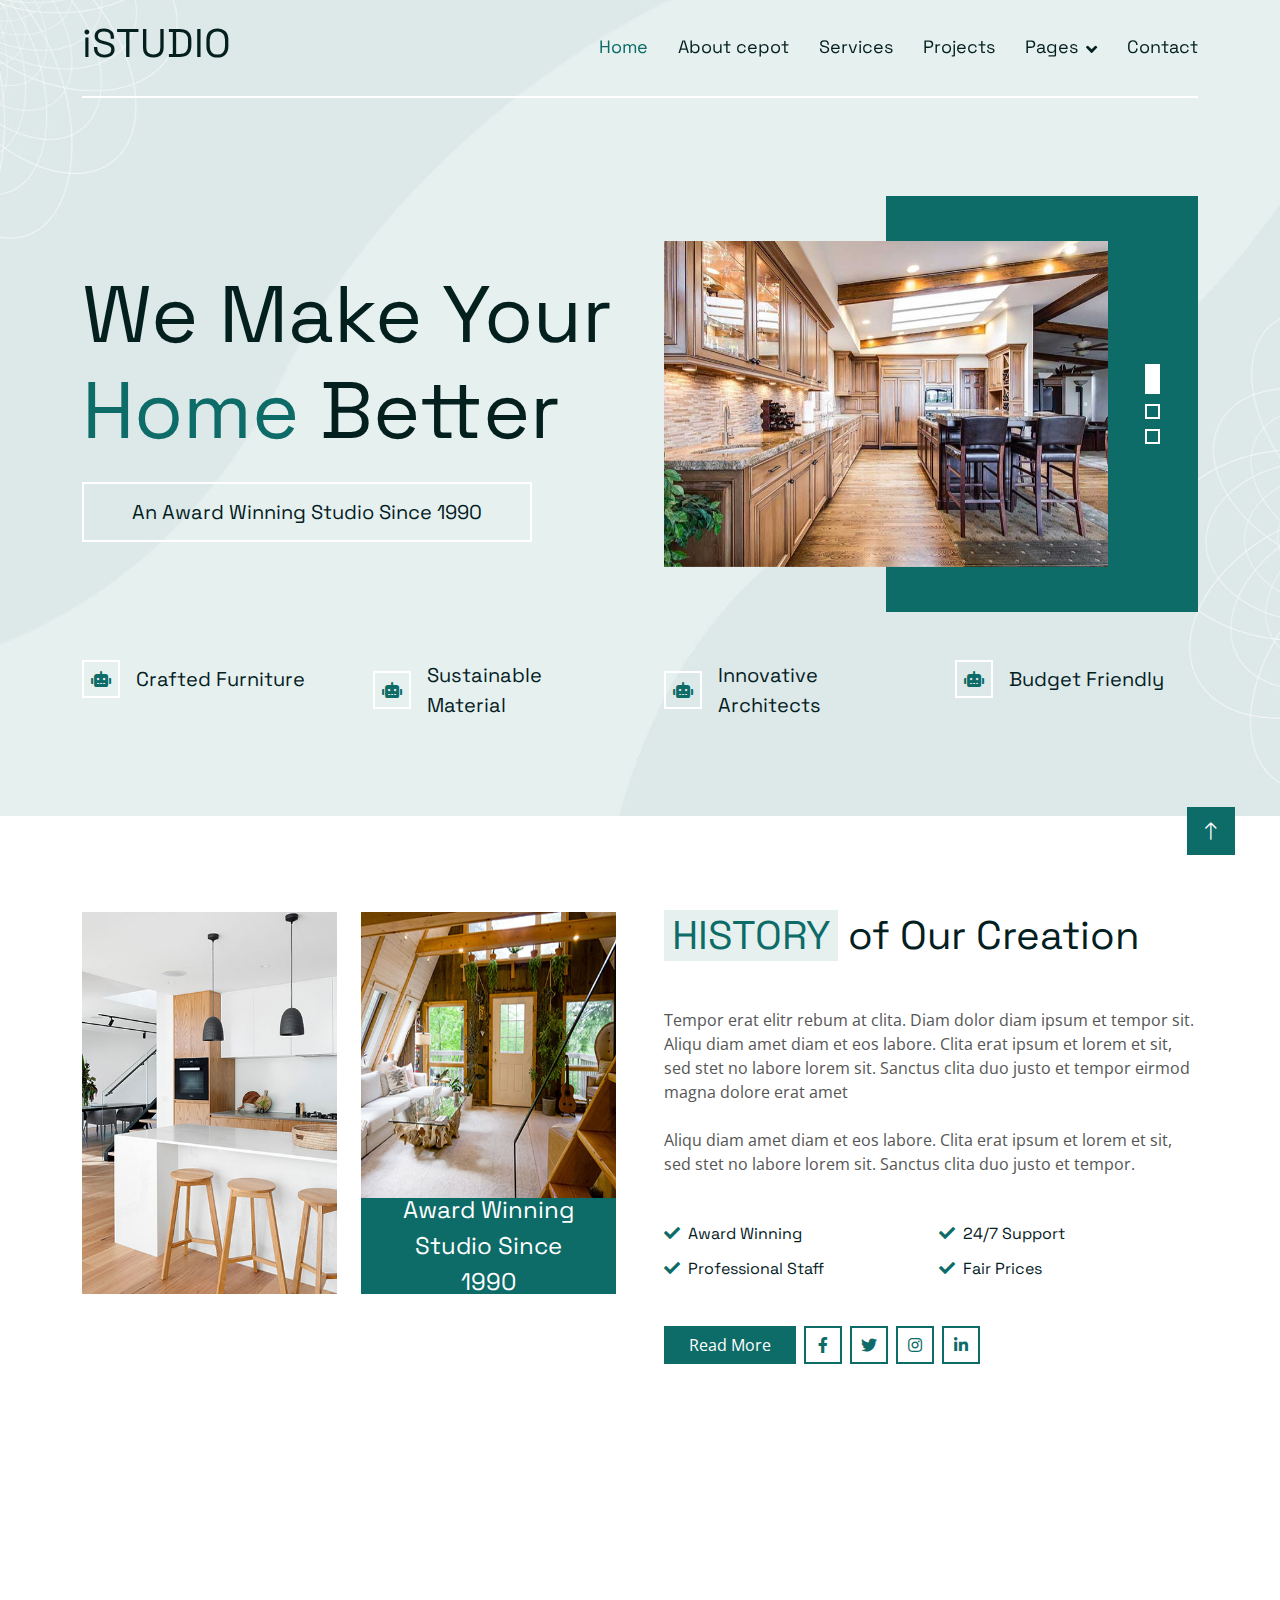
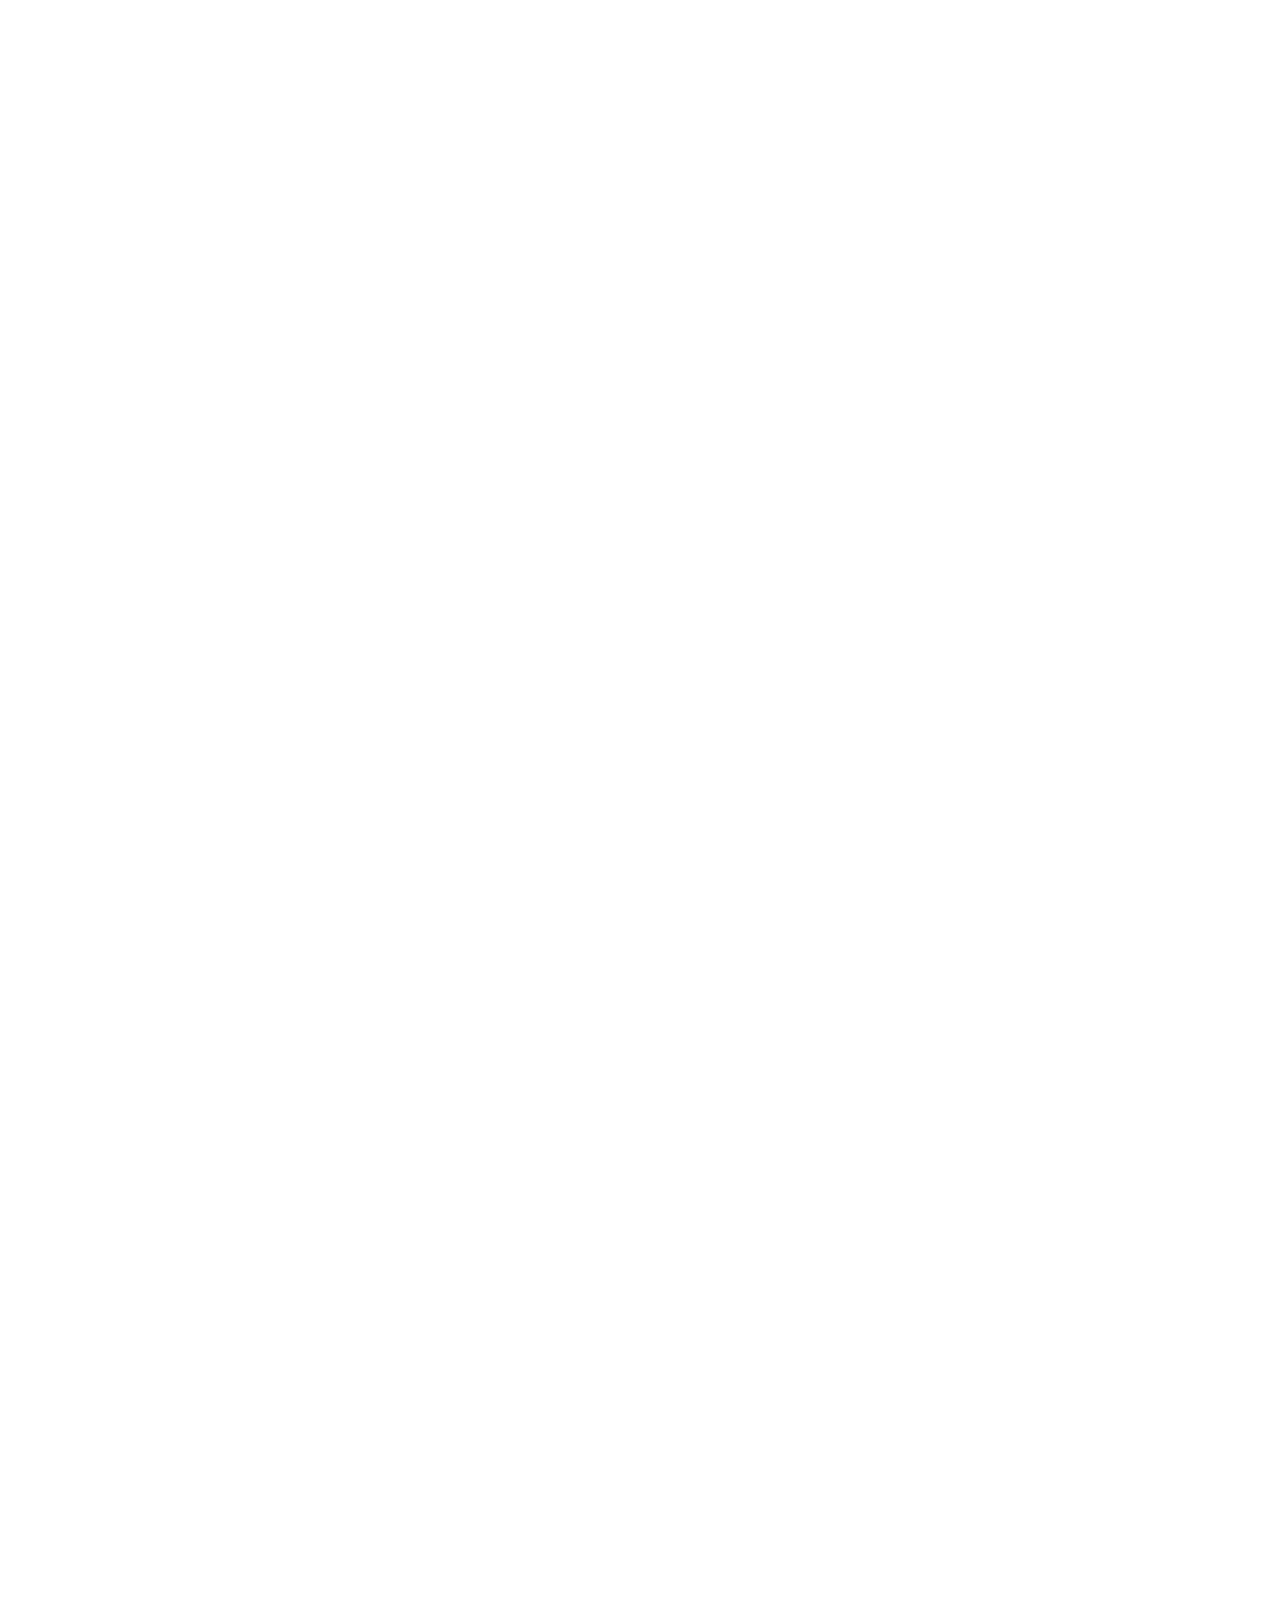
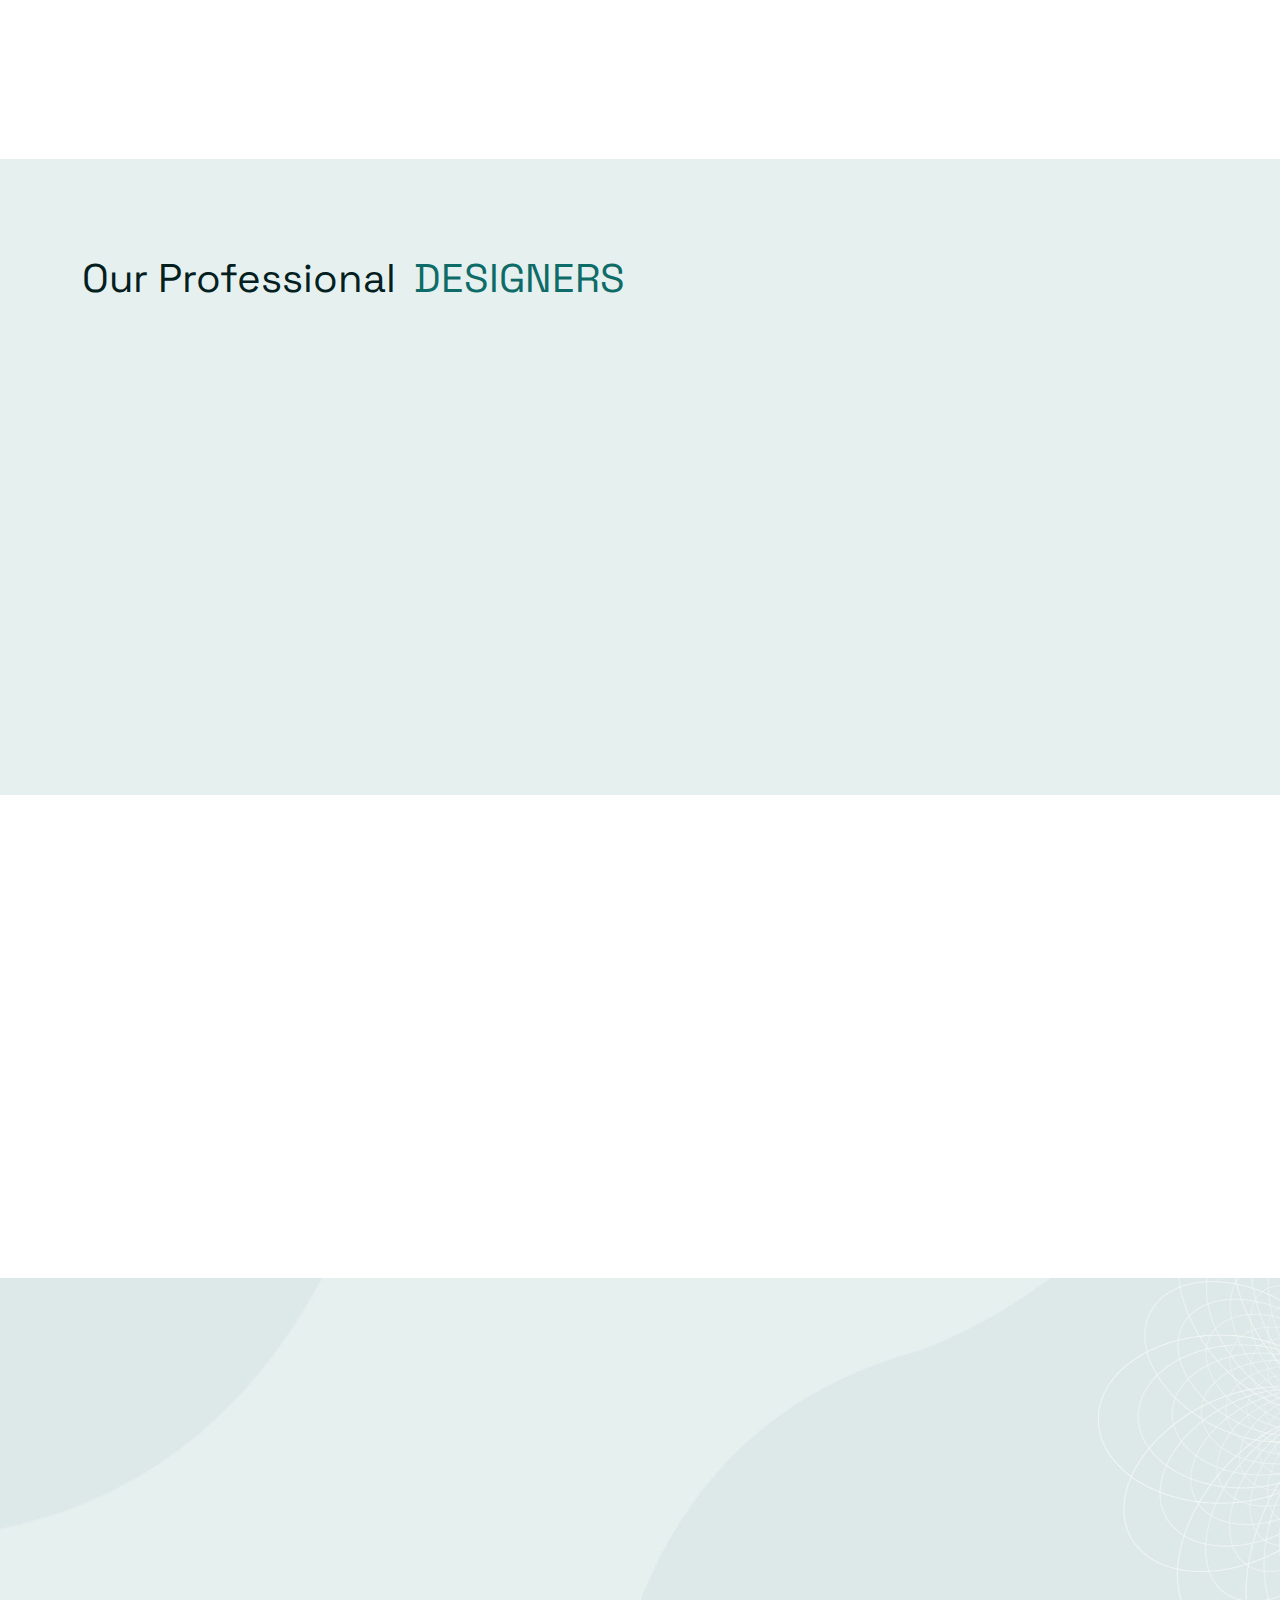
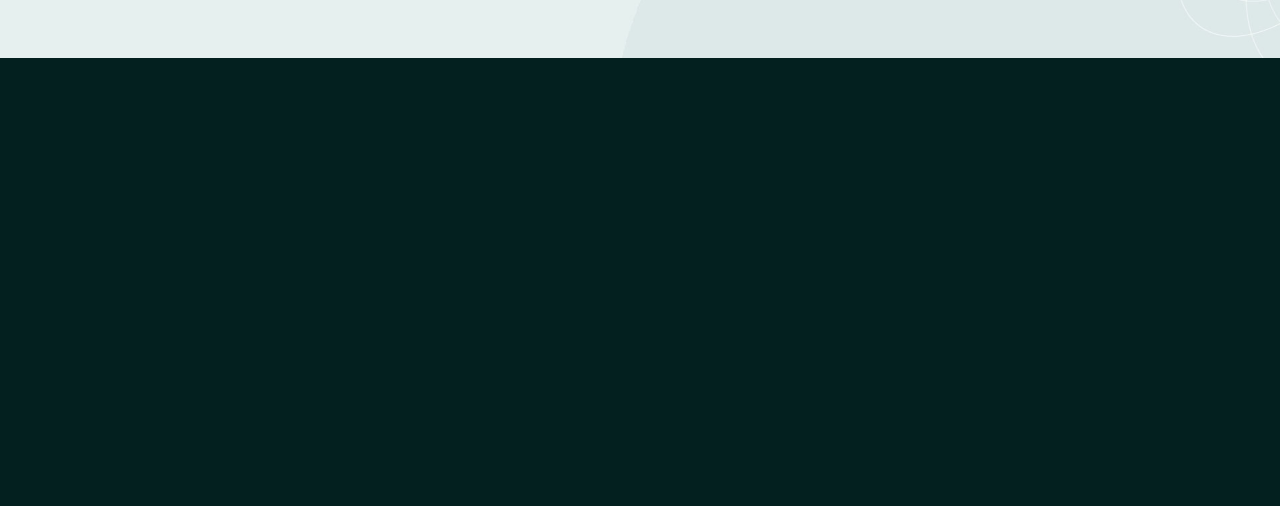
<file: index.html>
<!DOCTYPE html>
<html lang="en">

<head>
    <meta charset="utf-8">
    <title>iSTUDIO - Interior Design Website Template Free</title>
    <meta content="width=device-width, initial-scale=1.0" name="viewport">
    <meta content="ww" name="keywords">
    <meta content="" name="description">

    <!-- Favicon -->
    <link href="img/favicon.ico" rel="icon">

    <!-- Google Web Fonts -->
    <link rel="preconnect" href="https://fonts.googleapis.com">
    <link rel="preconnect" href="https://fonts.gstatic.com" crossorigin>
    <link href="https://fonts.googleapis.com/css2?family=Open+Sans&family=Space+Grotesk&display=swap" rel="stylesheet">

    <!-- Icon Font Stylesheet -->
    <link href="https://cdnjs.cloudflare.com/ajax/libs/font-awesome/5.10.0/css/all.min.css" rel="stylesheet">
    <link href="https://cdn.jsdelivr.net/npm/bootstrap-icons@1.4.1/font/bootstrap-icons.css" rel="stylesheet">

    <!-- Libraries Stylesheet -->
    <link href="lib/animate/animate.min.css" rel="stylesheet">
    <link href="lib/owlcarousel/assets/owl.carousel.min.css" rel="stylesheet">

    <!-- Customized Bootstrap Stylesheet -->
    <link href="css/bootstrap.min.css" rel="stylesheet">

    <!-- Template Stylesheet -->
    <link href="css/style.css" rel="stylesheet">
</head>

<body>
    <!-- Spinner Start -->
    <div id="spinner"
        class="show bg-white position-fixed translate-middle w-100 vh-100 top-50 start-50 d-flex align-items-center justify-content-center">
        <div class="spinner-grow text-primary" style="width: 3rem; height: 3rem;" role="status">
            <span class="sr-only">Loading...</span>
        </div>
    </div>
    <!-- Spinner End -->


    <!-- Navbar Start -->
    <div class="container-fluid sticky-top">
        <div class="container">
            <nav class="navbar navbar-expand-lg navbar-light border-bottom border-2 border-white">
                <a href="index.html" class="navbar-brand">
                    <h1>iSTUDIO</h1>
                </a>
                <button type="button" class="navbar-toggler ms-auto me-0" data-bs-toggle="collapse"
                    data-bs-target="#navbarCollapse">
                    <span class="navbar-toggler-icon"></span>
                </button>
                <div class="collapse navbar-collapse" id="navbarCollapse">
                    <div class="navbar-nav ms-auto">
                        <a href="index.html" class="nav-item nav-link active">Home</a>
                        <a href="about.html" class="nav-item nav-link">About cepot</a>
                        <a href="service.html" class="nav-item nav-link">Services</a>
                        <a href="project.html" class="nav-item nav-link">Projects</a>
                        <div class="nav-item dropdown">
                            <a href="#" class="nav-link dropdown-toggle" data-bs-toggle="dropdown">Pages</a>
                            <div class="dropdown-menu bg-light mt-2">
                                <a href="feature.html" class="dropdown-item">Features</a>
                                <a href="team.html" class="dropdown-item">Our Team</a>
                                <a href="testimonial.html" class="dropdown-item">Testimonial</a>
                                <a href="404.html" class="dropdown-item">404 Page</a>
                            </div>
                        </div>
                        <a href="contact.html" class="nav-item nav-link">Contact</a>
                    </div>
                </div>
            </nav>
        </div>
    </div>
    <!-- Navbar End -->


    <!-- Hero Start -->
    <div class="container-fluid pb-5 hero-header bg-light mb-5">
        <div class="container py-5">
            <div class="row g-5 align-items-center mb-5">
                <div class="col-lg-6">
                    <h1 class="display-1 mb-4 animated slideInRight">We Make Your <span class="text-primary">Home</span>
                        Better</h1>
                    <h5 class="d-inline-block border border-2 border-white py-3 px-5 mb-0 animated slideInRight">
                        An Award Winning Studio Since 1990</h5>
                </div>
                <div class="col-lg-6">
                    <div class="owl-carousel header-carousel animated fadeIn">
                        <img class="img-fluid" src="img/hero-slider-1.jpg" alt="">
                        <img class="img-fluid" src="img/hero-slider-2.jpg" alt="">
                        <img class="img-fluid" src="img/hero-slider-3.jpg" alt="">
                    </div>
                </div>
            </div>
            <div class="row g-5 animated fadeIn">
                <div class="col-md-6 col-lg-3">
                    <div class="d-flex align-items-center">
                        <div class="flex-shrink-0 btn-square border border-2 border-white me-3">
                            <i class="fa fa-robot text-primary"></i>
                        </div>
                        <h5 class="lh-base mb-0">Crafted Furniture</h5>
                    </div>
                </div>
                <div class="col-md-6 col-lg-3">
                    <div class="d-flex align-items-center">
                        <div class="flex-shrink-0 btn-square border border-2 border-white me-3">
                            <i class="fa fa-robot text-primary"></i>
                        </div>
                        <h5 class="lh-base mb-0">Sustainable Material</h5>
                    </div>
                </div>
                <div class="col-md-6 col-lg-3">
                    <div class="d-flex align-items-center">
                        <div class="flex-shrink-0 btn-square border border-2 border-white me-3">
                            <i class="fa fa-robot text-primary"></i>
                        </div>
                        <h5 class="lh-base mb-0">Innovative Architects</h5>
                    </div>
                </div>
                <div class="col-md-6 col-lg-3">
                    <div class="d-flex align-items-center">
                        <div class="flex-shrink-0 btn-square border border-2 border-white me-3">
                            <i class="fa fa-robot text-primary"></i>
                        </div>
                        <h5 class="lh-base mb-0">Budget Friendly</h5>
                    </div>
                </div>
            </div>
        </div>
    </div>
    <!-- Hero End -->


    <!-- About Start -->
    <div class="container-fluid py-5">
        <div class="container">
            <div class="row g-5">
                <div class="col-lg-6">
                    <div class="row">
                        <div class="col-6 wow fadeIn" data-wow-delay="0.1s">
                            <img class="img-fluid" src="img/about-1.jpg" alt="">
                        </div>
                        <div class="col-6 wow fadeIn" data-wow-delay="0.3s">
                            <img class="img-fluid h-75" src="img/about-2.jpg" alt="">
                            <div class="h-25 d-flex align-items-center text-center bg-primary px-4">
                                <h4 class="text-white lh-base mb-0">Award Winning Studio Since 1990</h4>
                            </div>
                        </div>
                    </div>
                </div>
                <div class="col-lg-6 wow fadeIn" data-wow-delay="0.5s">
                    <h1 class="mb-5"><span class="text-uppercase text-primary bg-light px-2">History</span> of Our
                        Creation</h1>
                    <p class="mb-4">Tempor erat elitr rebum at clita. Diam dolor diam ipsum et tempor sit. Aliqu diam
                        amet diam et eos labore. Clita erat ipsum et lorem et sit, sed stet no labore lorem sit. Sanctus
                        clita duo justo et tempor eirmod magna dolore erat amet</p>
                    <p class="mb-5">Aliqu diam amet diam et eos labore. Clita erat ipsum et lorem et sit, sed stet no
                        labore lorem sit. Sanctus clita duo justo et tempor.</p>
                    <div class="row g-3">
                        <div class="col-sm-6">
                            <h6 class="mb-3"><i class="fa fa-check text-primary me-2"></i>Award Winning</h6>
                            <h6 class="mb-0"><i class="fa fa-check text-primary me-2"></i>Professional Staff</h6>
                        </div>
                        <div class="col-sm-6">
                            <h6 class="mb-3"><i class="fa fa-check text-primary me-2"></i>24/7 Support</h6>
                            <h6 class="mb-0"><i class="fa fa-check text-primary me-2"></i>Fair Prices</h6>
                        </div>
                    </div>
                    <div class="d-flex align-items-center mt-5">
                        <a class="btn btn-primary px-4 me-2" href="">Read More</a>
                        <a class="btn btn-outline-primary btn-square border-2 me-2" href=""><i
                                class="fab fa-facebook-f"></i></a>
                        <a class="btn btn-outline-primary btn-square border-2 me-2" href=""><i
                                class="fab fa-twitter"></i></a>
                        <a class="btn btn-outline-primary btn-square border-2 me-2" href=""><i
                                class="fab fa-instagram"></i></a>
                        <a class="btn btn-outline-primary btn-square border-2" href=""><i
                                class="fab fa-linkedin-in"></i></a>
                    </div>
                </div>
            </div>
        </div>
    </div>
    <!-- About End -->


    <!-- Feature Start -->
    <div class="container-fluid py-5">
        <div class="container">
            <div class="text-center wow fadeIn" data-wow-delay="0.1s">
                <h1 class="mb-5">Why People <span class="text-uppercase text-primary bg-light px-2">Choose Us</span>
                </h1>
            </div>
            <div class="row g-5 align-items-center text-center">
                <div class="col-md-6 col-lg-4 wow fadeIn" data-wow-delay="0.1s">
                    <i class="fa fa-calendar-alt fa-5x text-primary mb-4"></i>
                    <h4>25+ Years Experience</h4>
                    <p class="mb-0">Clita erat ipsum et lorem et sit, sed stet no labore lorem sit. Sanctus clita duo
                        justo et tempor eirmod magna dolore erat amet</p>
                </div>
                <div class="col-md-6 col-lg-4 wow fadeIn" data-wow-delay="0.3s">
                    <i class="fa fa-tasks fa-5x text-primary mb-4"></i>
                    <h4>Best Interior Design</h4>
                    <p class="mb-0">Clita erat ipsum et lorem et sit, sed stet no labore lorem sit. Sanctus clita duo
                        justo et tempor eirmod magna dolore erat amet</p>
                </div>
                <div class="col-md-6 col-lg-4 wow fadeIn" data-wow-delay="0.5s">
                    <i class="fa fa-pencil-ruler fa-5x text-primary mb-4"></i>
                    <h4>Innovative Architects</h4>
                    <p class="mb-0">Clita erat ipsum et lorem et sit, sed stet no labore lorem sit. Sanctus clita duo
                        justo et tempor eirmod magna dolore erat amet</p>
                </div>
                <div class="col-md-6 col-lg-4 wow fadeIn" data-wow-delay="0.1s">
                    <i class="fa fa-user fa-5x text-primary mb-4"></i>
                    <h4>Customer Satisfaction</h4>
                    <p class="mb-0">Clita erat ipsum et lorem et sit, sed stet no labore lorem sit. Sanctus clita duo
                        justo et tempor eirmod magna dolore erat amet</p>
                </div>
                <div class="col-md-6 col-lg-4 wow fadeIn" data-wow-delay="0.3s">
                    <i class="fa fa-hand-holding-usd fa-5x text-primary mb-4"></i>
                    <h4>Budget Friendly</h4>
                    <p class="mb-0">Clita erat ipsum et lorem et sit, sed stet no labore lorem sit. Sanctus clita duo
                        justo et tempor eirmod magna dolore erat amet</p>
                </div>
                <div class="col-md-6 col-lg-4 wow fadeIn" data-wow-delay="0.5s">
                    <i class="fa fa-check fa-5x text-primary mb-4"></i>
                    <h4>Sustainable Material</h4>
                    <p class="mb-0">Clita erat ipsum et lorem et sit, sed stet no labore lorem sit. Sanctus clita duo
                        justo et tempor eirmod magna dolore erat amet</p>
                </div>
            </div>
        </div>
    </div>
    <!-- Feature End -->


    <!-- Project Start -->
    <div class="container-fluid mt-5">
        <div class="container mt-5">
            <div class="row g-0">
                <div class="col-lg-5 wow fadeIn" data-wow-delay="0.1s">
                    <div class="d-flex flex-column justify-content-center bg-primary h-100 p-5">
                        <h1 class="text-white mb-5">Our Latest <span
                                class="text-uppercase text-primary bg-light px-2">Projects</span></h1>
                        <h4 class="text-white mb-0"><span class="display-1">6</span> of our latest projects</h4>
                    </div>
                </div>
                <div class="col-lg-7">
                    <div class="row g-0">
                        <div class="col-md-6 col-lg-4 wow fadeIn" data-wow-delay="0.2s">
                            <div class="project-item position-relative overflow-hidden">
                                <img class="img-fluid w-100" src="img/project-1.jpg" alt="">
                                <a class="project-overlay text-decoration-none" href="">
                                    <h4 class="text-white">Kitchen</h4>
                                    <small class="text-white">72 Projects</small>
                                </a>
                            </div>
                        </div>
                        <div class="col-md-6 col-lg-4 wow fadeIn" data-wow-delay="0.3s">
                            <div class="project-item position-relative overflow-hidden">
                                <img class="img-fluid w-100" src="img/project-2.jpg" alt="">
                                <a class="project-overlay text-decoration-none" href="">
                                    <h4 class="text-white">Bathroom</h4>
                                    <small class="text-white">67 Projects</small>
                                </a>
                            </div>
                        </div>
                        <div class="col-md-6 col-lg-4 wow fadeIn" data-wow-delay="0.4s">
                            <div class="project-item position-relative overflow-hidden">
                                <img class="img-fluid w-100" src="img/project-3.jpg" alt="">
                                <a class="project-overlay text-decoration-none" href="">
                                    <h4 class="text-white">Bedroom</h4>
                                    <small class="text-white">53 Projects</small>
                                </a>
                            </div>
                        </div>
                        <div class="col-md-6 col-lg-4 wow fadeIn" data-wow-delay="0.5s">
                            <div class="project-item position-relative overflow-hidden">
                                <img class="img-fluid w-100" src="img/project-4.jpg" alt="">
                                <a class="project-overlay text-decoration-none" href="">
                                    <h4 class="text-white">Living Room</h4>
                                    <small class="text-white">33 Projects</small>
                                </a>
                            </div>
                        </div>
                        <div class="col-md-6 col-lg-4 wow fadeIn" data-wow-delay="0.6s">
                            <div class="project-item position-relative overflow-hidden">
                                <img class="img-fluid w-100" src="img/project-5.jpg" alt="">
                                <a class="project-overlay text-decoration-none" href="">
                                    <h4 class="text-white">Furniture</h4>
                                    <small class="text-white">87 Projects</small>
                                </a>
                            </div>
                        </div>
                        <div class="col-md-6 col-lg-4 wow fadeIn" data-wow-delay="0.7s">
                            <div class="project-item position-relative overflow-hidden">
                                <img class="img-fluid w-100" src="img/project-6.jpg" alt="">
                                <a class="project-overlay text-decoration-none" href="">
                                    <h4 class="text-white">Rennovation</h4>
                                    <small class="text-white">69 Projects</small>
                                </a>
                            </div>
                        </div>
                    </div>
                </div>
            </div>
        </div>
    </div>
    <!-- Project End -->


    <!-- Service Start -->
    <div class="container-fluid py-5">
        <div class="container py-5">
            <div class="row g-5 align-items-center">
                <div class="col-lg-5 wow fadeIn" data-wow-delay="0.1s">
                    <h1 class="mb-5">Our Creative <span
                            class="text-uppercase text-primary bg-light px-2">Services</span></h1>
                    <p>Aliqu diam
                        amet diam et eos labore. Clita erat ipsum et lorem et sit, sed stet no labore lorem sit. Sanctus
                        clita duo justo et tempor eirmod magna dolore erat amet</p>
                    <p class="mb-5">Tempor erat elitr rebum at clita. Diam dolor diam ipsum et tempor sit. Aliqu diam
                        amet diam et eos labore. Clita erat ipsum et lorem et sit, sed stet no labore lorem sit. Sanctus
                        clita duo justo et tempor eirmod magna dolore erat amet</p>
                    <div class="d-flex align-items-center bg-light">
                        <div class="btn-square flex-shrink-0 bg-primary" style="width: 100px; height: 100px;">
                            <i class="fa fa-phone fa-2x text-white"></i>
                        </div>
                        <div class="px-3">
                            <h3>+0123456789</h3>
                            <span>Call us direct 24/7 for get a free consultation</span>
                        </div>
                    </div>
                </div>
                <div class="col-lg-7">
                    <div class="row g-0">
                        <div class="col-md-6 wow fadeIn" data-wow-delay="0.2s">
                            <div class="service-item h-100 d-flex flex-column justify-content-center bg-primary">
                                <a href="" class="service-img position-relative mb-4">
                                    <img class="img-fluid w-100" src="img/service-1.jpg" alt="">
                                    <h3>Interior Design</h3>
                                </a>
                                <p class="mb-0">Erat ipsum justo amet duo et elitr dolor, est duo duo eos lorem sed diam
                                    stet diam sed stet lorem.</p>
                            </div>
                        </div>
                        <div class="col-md-6 wow fadeIn" data-wow-delay="0.4s">
                            <div class="service-item h-100 d-flex flex-column justify-content-center bg-light">
                                <a href="" class="service-img position-relative mb-4">
                                    <img class="img-fluid w-100" src="img/service-2.jpg" alt="">
                                    <h3>Implement</h3>
                                </a>
                                <p class="mb-0">Erat ipsum justo amet duo et elitr dolor, est duo duo eos lorem sed diam
                                    stet diam sed stet lorem.</p>
                            </div>
                        </div>
                        <div class="col-md-6 wow fadeIn" data-wow-delay="0.6s">
                            <div class="service-item h-100 d-flex flex-column justify-content-center bg-light">
                                <a href="" class="service-img position-relative mb-4">
                                    <img class="img-fluid w-100" src="img/service-3.jpg" alt="">
                                    <h3>Renovation</h3>
                                </a>
                                <p class="mb-0">Erat ipsum justo amet duo et elitr dolor, est duo duo eos lorem sed diam
                                    stet diam sed stet lorem.</p>
                            </div>
                        </div>
                        <div class="col-md-6 wow fadeIn" data-wow-delay="0.8s">
                            <div class="service-item h-100 d-flex flex-column justify-content-center bg-primary">
                                <a href="" class="service-img position-relative mb-4">
                                    <img class="img-fluid w-100" src="img/service-4.jpg" alt="">
                                    <h3>Commercial</h3>
                                </a>
                                <p class="mb-0">Erat ipsum justo amet duo et elitr dolor, est duo duo eos lorem sed diam
                                    stet diam sed stet lorem.</p>
                            </div>
                        </div>
                    </div>
                </div>
            </div>
        </div>
    </div>
    <!-- Service End -->


    <!-- Team Start -->
    <div class="container-fluid bg-light py-5">
        <div class="container py-5">
            <h1 class="mb-5">Our Professional <span class="text-uppercase text-primary bg-light px-2">Designers</span>
            </h1>
            <div class="row g-4">
                <div class="col-md-6 col-lg-3 wow fadeIn" data-wow-delay="0.1s">
                    <div class="team-item position-relative overflow-hidden">
                        <img class="img-fluid w-100" src="img/team-1.jpg" alt="">
                        <div class="team-overlay">
                            <small class="mb-2">Architect</small>
                            <h4 class="lh-base text-light">Boris Johnson</h4>
                            <div class="d-flex justify-content-center">
                                <a class="btn btn-outline-primary btn-sm-square border-2 me-2" href="">
                                    <i class="fab fa-facebook-f"></i>
                                </a>
                                <a class="btn btn-outline-primary btn-sm-square border-2 me-2" href="">
                                    <i class="fab fa-twitter"></i>
                                </a>
                                <a class="btn btn-outline-primary btn-sm-square border-2 me-2" href="">
                                    <i class="fab fa-instagram"></i>
                                </a>
                                <a class="btn btn-outline-primary btn-sm-square border-2 me-2" href="">
                                    <i class="fab fa-linkedin-in"></i>
                                </a>
                            </div>
                        </div>
                    </div>
                </div>
                <div class="col-md-6 col-lg-3 wow fadeIn" data-wow-delay="0.3s">
                    <div class="team-item position-relative overflow-hidden">
                        <img class="img-fluid w-100" src="img/team-2.jpg" alt="">
                        <div class="team-overlay">
                            <small class="mb-2">Architect</small>
                            <h4 class="lh-base text-light">Donald Pakura</h4>
                            <div class="d-flex justify-content-center">
                                <a class="btn btn-outline-primary btn-sm-square border-2 me-2" href="">
                                    <i class="fab fa-facebook-f"></i>
                                </a>
                                <a class="btn btn-outline-primary btn-sm-square border-2 me-2" href="">
                                    <i class="fab fa-twitter"></i>
                                </a>
                                <a class="btn btn-outline-primary btn-sm-square border-2 me-2" href="">
                                    <i class="fab fa-instagram"></i>
                                </a>
                                <a class="btn btn-outline-primary btn-sm-square border-2 me-2" href="">
                                    <i class="fab fa-linkedin-in"></i>
                                </a>
                            </div>
                        </div>
                    </div>
                </div>
                <div class="col-md-6 col-lg-3 wow fadeIn" data-wow-delay="0.5s">
                    <div class="team-item position-relative overflow-hidden">
                        <img class="img-fluid w-100" src="img/team-3.jpg" alt="">
                        <div class="team-overlay">
                            <small class="mb-2">Architect</small>
                            <h4 class="lh-base text-light">Bradley Gordon</h4>
                            <div class="d-flex justify-content-center">
                                <a class="btn btn-outline-primary btn-sm-square border-2 me-2" href="">
                                    <i class="fab fa-facebook-f"></i>
                                </a>
                                <a class="btn btn-outline-primary btn-sm-square border-2 me-2" href="">
                                    <i class="fab fa-twitter"></i>
                                </a>
                                <a class="btn btn-outline-primary btn-sm-square border-2 me-2" href="">
                                    <i class="fab fa-instagram"></i>
                                </a>
                                <a class="btn btn-outline-primary btn-sm-square border-2 me-2" href="">
                                    <i class="fab fa-linkedin-in"></i>
                                </a>
                            </div>
                        </div>
                    </div>
                </div>
                <div class="col-md-6 col-lg-3 wow fadeIn" data-wow-delay="0.7s">
                    <div class="team-item position-relative overflow-hidden">
                        <img class="img-fluid w-100" src="img/team-4.jpg" alt="">
                        <div class="team-overlay">
                            <small class="mb-2">Architect</small>
                            <h4 class="lh-base text-light">Alexander Bell</h4>
                            <div class="d-flex justify-content-center">
                                <a class="btn btn-outline-primary btn-sm-square border-2 me-2" href="">
                                    <i class="fab fa-facebook-f"></i>
                                </a>
                                <a class="btn btn-outline-primary btn-sm-square border-2 me-2" href="">
                                    <i class="fab fa-twitter"></i>
                                </a>
                                <a class="btn btn-outline-primary btn-sm-square border-2 me-2" href="">
                                    <i class="fab fa-instagram"></i>
                                </a>
                                <a class="btn btn-outline-primary btn-sm-square border-2 me-2" href="">
                                    <i class="fab fa-linkedin-in"></i>
                                </a>
                            </div>
                        </div>
                    </div>
                </div>
            </div>
        </div>
    </div>
    <!-- Team End -->


    <!-- Testimonial Start -->
    <div class="container-xxl py-5">
        <div class="container py-5">
            <div class="row justify-content-center">
                <div class="col-md-12 col-lg-9">
                    <div class="owl-carousel testimonial-carousel wow fadeIn" data-wow-delay="0.2s">
                        <div class="testimonial-item">
                            <div class="row g-5 align-items-center">
                                <div class="col-md-6">
                                    <div class="testimonial-img">
                                        <img class="img-fluid" src="img/testimonial-1.jpg" alt="">
                                    </div>
                                </div>
                                <div class="col-md-6">
                                    <div class="testimonial-text pb-5 pb-md-0">
                                        <h3>Sustainable Material</h3>
                                        <p>Aliqu diam amet diam et eos labore. Clita erat ipsum et lorem et sit, sed
                                            stet no labore lorem sit. Sanctus clita duo justo et tempor eirmod magna
                                            dolore erat
                                            amet</p>
                                        <h5 class="mb-0">Boris Johnson</h5>
                                    </div>
                                </div>
                            </div>
                        </div>
                        <div class="testimonial-item">
                            <div class="row g-5 align-items-center">
                                <div class="col-md-6">
                                    <div class="testimonial-img">
                                        <img class="img-fluid" src="img/testimonial-2.jpg" alt="">
                                    </div>
                                </div>
                                <div class="col-md-6">
                                    <div class="testimonial-text pb-5 pb-md-0">
                                        <h3>Customer Satisfaction</h3>
                                        <p>Clita erat ipsum et lorem et sit, sed
                                            stet no labore lorem sit. Sanctus clita duo justo et tempor eirmod magna
                                            dolore erat
                                            amet</p>
                                        <h5 class="mb-0">Alexander Bell</h5>
                                    </div>
                                </div>
                            </div>
                        </div>
                        <div class="testimonial-item">
                            <div class="row g-5 align-items-center">
                                <div class="col-md-6">
                                    <div class="testimonial-img">
                                        <img class="img-fluid" src="img/testimonial-3.jpg" alt="">
                                    </div>
                                </div>
                                <div class="col-md-6">
                                    <div class="testimonial-text pb-5 pb-md-0">
                                        <h3>Budget Friendly</h3>
                                        <p>Diam amet diam et eos labore. Clita erat ipsum et lorem et sit, sed
                                            stet no labore lorem sit. Sanctus clita duo justo et tempor eirmod magna
                                            dolore erat
                                            amet</p>
                                        <h5 class="mb-0">Bradley Gordon</h5>
                                    </div>
                                </div>
                            </div>
                        </div>
                    </div>
                </div>
            </div>
        </div>
    </div>
    <!-- Testimonial End -->


    <!-- Newsletter Start -->
    <div class="container-fluid bg-primary newsletter p-0">
        <div class="container p-0">
            <div class="row g-0 align-items-center">
                <div class="col-md-5 ps-lg-0 text-start wow fadeIn" data-wow-delay="0.2s">
                    <img class="img-fluid w-100" src="img/newsletter.jpg" alt="">
                </div>
                <div class="col-md-7 py-5 newsletter-text wow fadeIn" data-wow-delay="0.5s">
                    <div class="p-5">
                        <h1 class="mb-5">Subscribe the <span
                                class="text-uppercase text-primary bg-white px-2">Newsletter</span></h1>
                        <div class="position-relative w-100 mb-2">
                            <input class="form-control border-0 w-100 ps-4 pe-5" type="text"
                                placeholder="Enter Your Email" style="height: 60px;">
                            <button type="button" class="btn shadow-none position-absolute top-0 end-0 mt-2 me-2"><i
                                    class="fa fa-paper-plane text-primary fs-4"></i></button>
                        </div>
                        <p class="mb-0">Diam sed sed dolor stet amet eirmod</p>
                    </div>
                </div>
            </div>
        </div>
    </div>
    <!-- Newsletter End -->


    <!-- Footer Start -->
    <div class="container-fluid bg-dark text-white-50 footer pt-5">
        <div class="container py-5">
            <div class="row g-5">
                <div class="col-md-6 col-lg-3 wow fadeIn" data-wow-delay="0.1s">
                    <a href="index.html" class="d-inline-block mb-3">
                        <h1 class="text-white">iSTUDIO</h1>
                    </a>
                    <p class="mb-4">Tempor erat elitr rebum at clita. Diam dolor diam ipsum et tempor sit. Aliqu diam
                        amet diam et eos labore.</p>
                    <a class="btn btn-primary border-2 px-4" href="https://htmlcodex.com/downloading/?item=3587">Buy Pro
                        Version</a>
                </div>
                <div class="col-md-6 col-lg-3 wow fadeIn" data-wow-delay="0.3s">
                    <h5 class="text-white mb-4">Get In Touch</h5>
                    <p><i class="fa fa-map-marker-alt me-3"></i>123 Street, New York, USA</p>
                    <p><i class="fa fa-phone-alt me-3"></i>+012 345 67890</p>
                    <p><i class="fa fa-envelope me-3"></i>info@example.com</p>
                    <div class="d-flex pt-2">
                        <a class="btn btn-outline-primary btn-square border-2 me-2" href=""><i
                                class="fab fa-twitter"></i></a>
                        <a class="btn btn-outline-primary btn-square border-2 me-2" href=""><i
                                class="fab fa-facebook-f"></i></a>
                        <a class="btn btn-outline-primary btn-square border-2 me-2" href=""><i
                                class="fab fa-youtube"></i></a>
                        <a class="btn btn-outline-primary btn-square border-2 me-2" href=""><i
                                class="fab fa-instagram"></i></a>
                        <a class="btn btn-outline-primary btn-square border-2 me-2" href=""><i
                                class="fab fa-linkedin-in"></i></a>
                    </div>
                </div>
                <div class="col-md-6 col-lg-3 wow fadeIn" data-wow-delay="0.5s">
                    <h5 class="text-white mb-4">Popular Link</h5>
                    <a class="btn btn-link" href="">About Us</a>
                    <a class="btn btn-link" href="">Contact Us</a>
                    <a class="btn btn-link" href="">Privacy Policy</a>
                    <a class="btn btn-link" href="">Terms & Condition</a>
                    <a class="btn btn-link" href="">Career</a>
                </div>
                <div class="col-md-6 col-lg-3 wow fadeIn" data-wow-delay="0.7s">
                    <h5 class="text-white mb-4">Our Services</h5>
                    <a class="btn btn-link" href="">Interior Design</a>
                    <a class="btn btn-link" href="">Project Planning</a>
                    <a class="btn btn-link" href="">Renovation</a>
                    <a class="btn btn-link" href="">Implement</a>
                    <a class="btn btn-link" href="">Landscape Design</a>
                </div>
            </div>
        </div>
        <div class="container wow fadeIn" data-wow-delay="0.1s">
            <div class="copyright">
                <div class="row">
                    <div class="col-md-6 text-center text-md-start mb-3 mb-md-0">
                        &copy; <a class="border-bottom" href="#">Your Site Name</a>, All Right Reserved.

                        <!--/*** The author’s attribution link must remain intact in the template. ***/-->
                        <!--/*** If you wish to remove this credit link, please purchase the Pro Version . ***/-->
                        Designed By <a class="border-bottom" href="https://htmlcodex.com">HTML Codex</a>
                    </div>
                    <div class="col-md-6 text-center text-md-end">
                        <div class="footer-menu">
                            <a href="">Home</a>
                            <a href="">Cookies</a>
                            <a href="">Help</a>
                            <a href="">FAQs</a>
                        </div>
                    </div>
                </div>
            </div>
        </div>
    </div>
    <!-- Footer End -->


    <!-- Back to Top -->
    <a href="#" class="btn btn-lg btn-primary btn-lg-square back-to-top"><i class="bi bi-arrow-up"></i></a>


    <!-- JavaScript Libraries -->
    <script src="https://ajax.googleapis.com/ajax/libs/jquery/3.6.1/jquery.min.js"></script>
    <script src="https://cdn.jsdelivr.net/npm/bootstrap@5.0.0/dist/js/bootstrap.bundle.min.js"></script>
    <script src="lib/wow/wow.min.js"></script>
    <script src="lib/easing/easing.min.js"></script>
    <script src="lib/waypoints/waypoints.min.js"></script>
    <script src="lib/owlcarousel/owl.carousel.min.js"></script>

    <!-- Template Javascript -->
    <script src="js/main.js"></script>
</body>

</html>
</file>
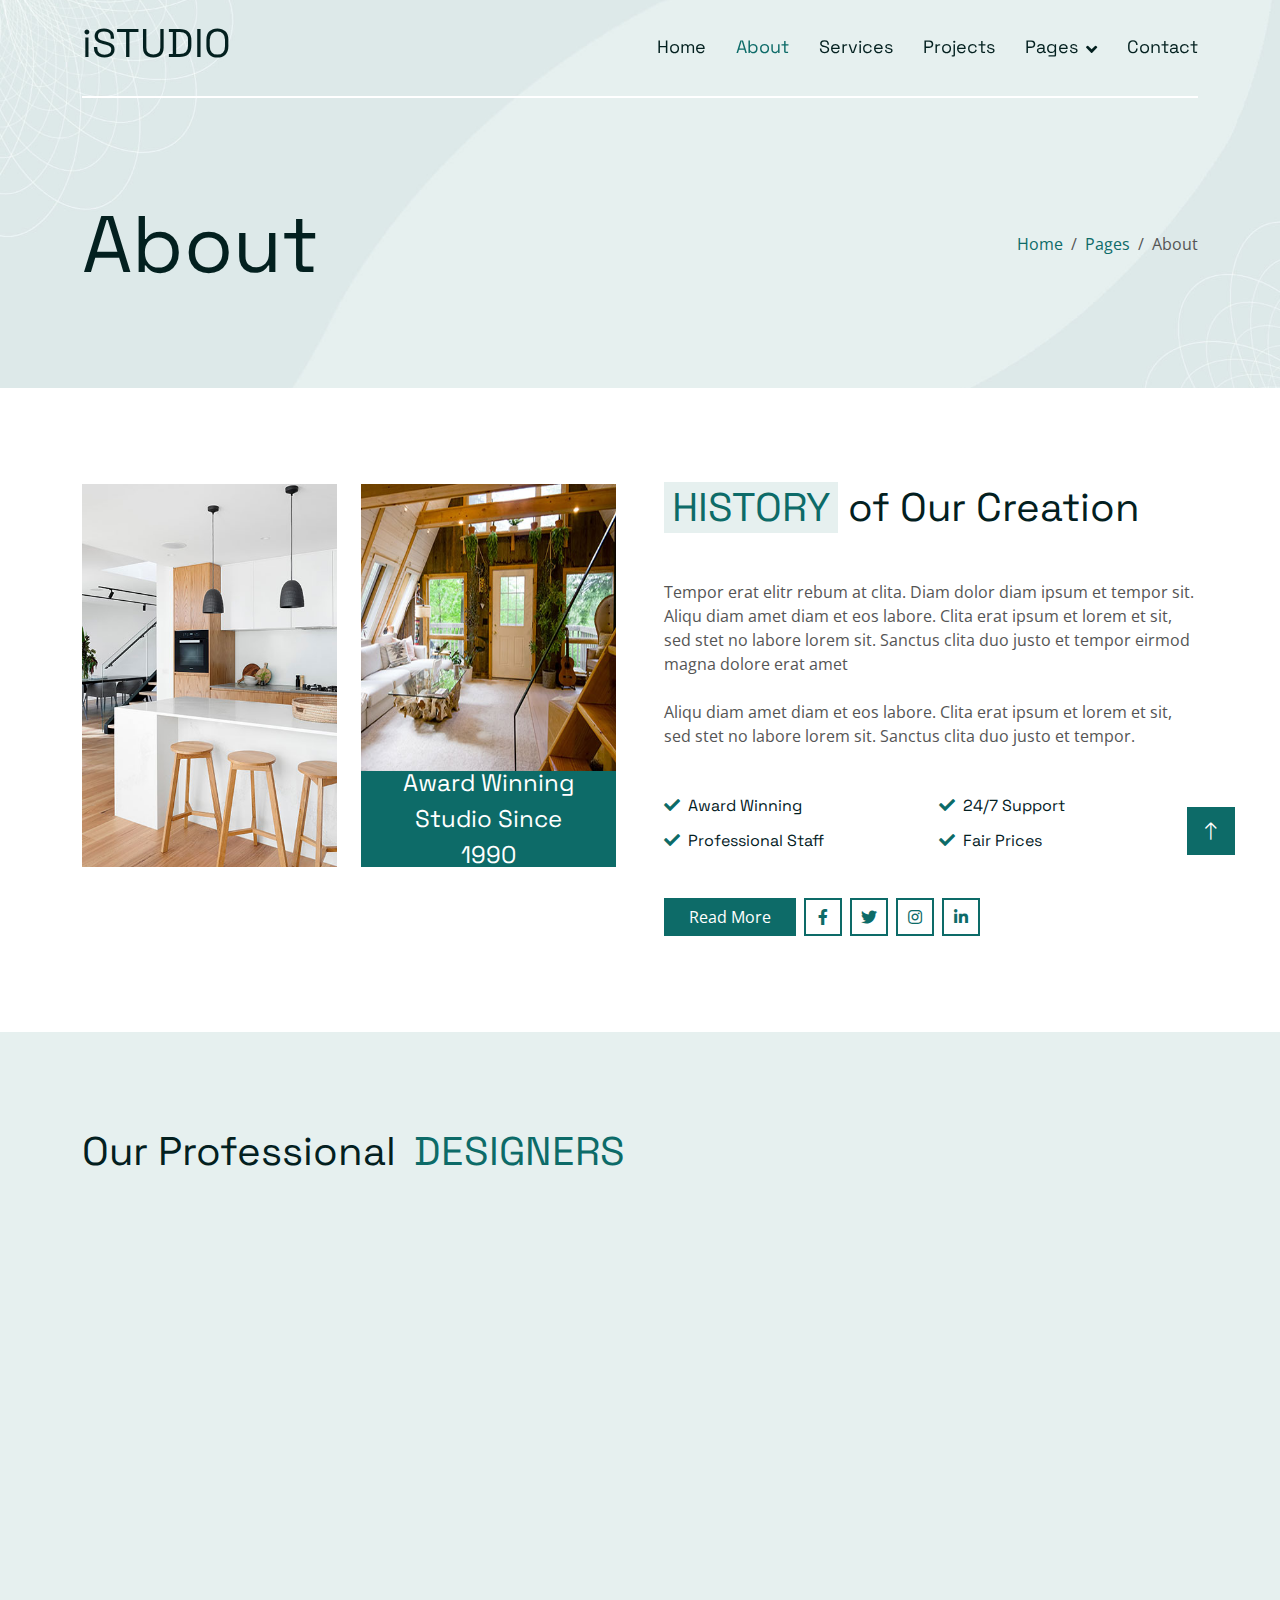
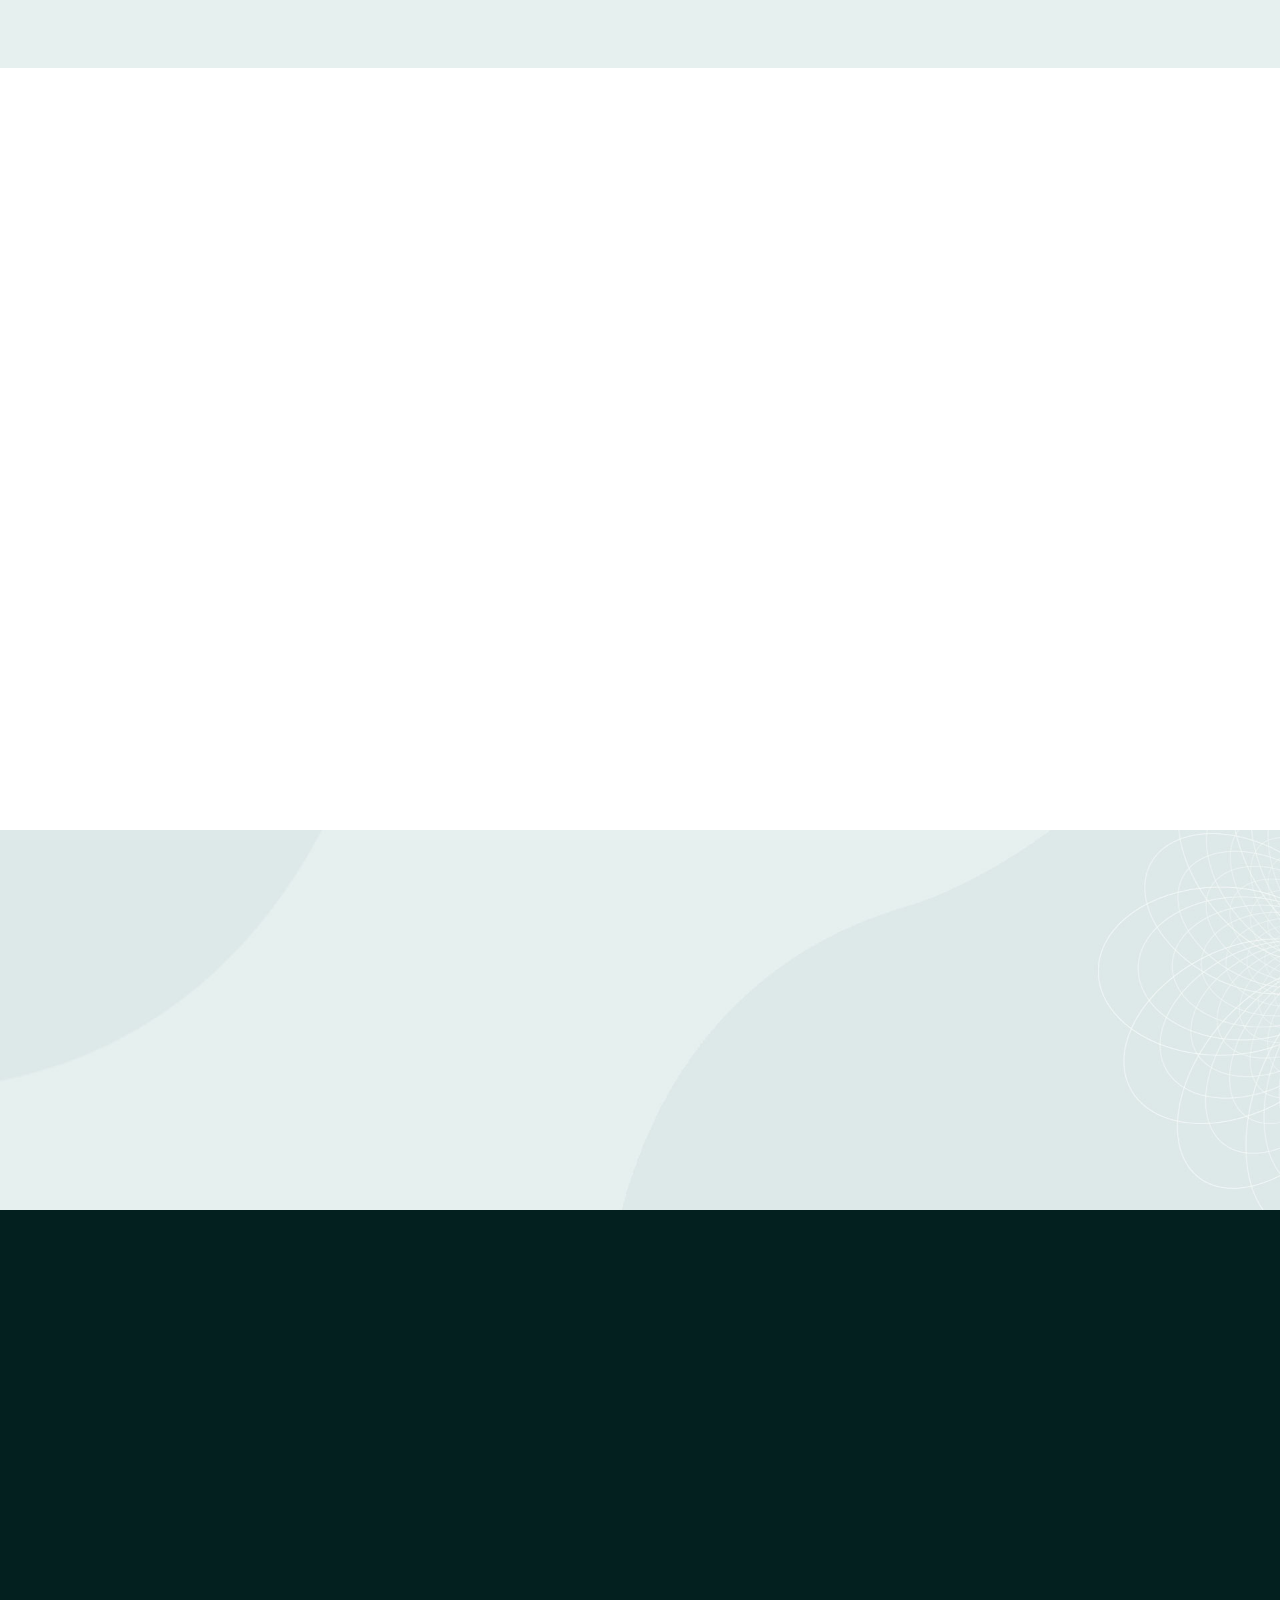
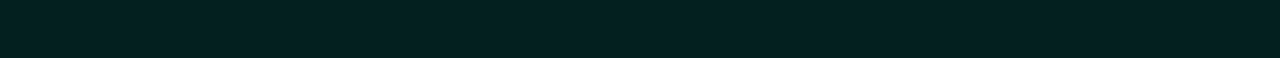
<file: about.html>
<!DOCTYPE html>
<html lang="en">

<head>
    <meta charset="utf-8">
    <title>iSTUDIO - Interior Design Website Template Free</title>
    <meta content="width=device-width, initial-scale=1.0" name="viewport">
    <meta content="" name="keywords">
    <meta content="" name="description">

    <!-- Favicon -->
    <link href="img/favicon.ico" rel="icon">

    <!-- Google Web Fonts -->
    <link rel="preconnect" href="https://fonts.googleapis.com">
    <link rel="preconnect" href="https://fonts.gstatic.com" crossorigin>
    <link href="https://fonts.googleapis.com/css2?family=Open+Sans&family=Space+Grotesk&display=swap" rel="stylesheet">

    <!-- Icon Font Stylesheet -->
    <link href="https://cdnjs.cloudflare.com/ajax/libs/font-awesome/5.10.0/css/all.min.css" rel="stylesheet">
    <link href="https://cdn.jsdelivr.net/npm/bootstrap-icons@1.4.1/font/bootstrap-icons.css" rel="stylesheet">

    <!-- Libraries Stylesheet -->
    <link href="lib/animate/animate.min.css" rel="stylesheet">
    <link href="lib/owlcarousel/assets/owl.carousel.min.css" rel="stylesheet">

    <!-- Customized Bootstrap Stylesheet -->
    <link href="css/bootstrap.min.css" rel="stylesheet">

    <!-- Template Stylesheet -->
    <link href="css/style.css" rel="stylesheet">
</head>

<body>
    <!-- Spinner Start -->
    <div id="spinner"
        class="show bg-white position-fixed translate-middle w-100 vh-100 top-50 start-50 d-flex align-items-center justify-content-center">
        <div class="spinner-grow text-primary" style="width: 3rem; height: 3rem;" role="status">
            <span class="sr-only">Loading...</span>
        </div>
    </div>
    <!-- Spinner End -->


    <!-- Navbar Start -->
    <div class="container-fluid sticky-top">
        <div class="container">
            <nav class="navbar navbar-expand-lg navbar-light border-bottom border-2 border-white">
                <a href="index.html" class="navbar-brand">
                    <h1>iSTUDIO</h1>
                </a>
                <button type="button" class="navbar-toggler ms-auto me-0" data-bs-toggle="collapse"
                    data-bs-target="#navbarCollapse">
                    <span class="navbar-toggler-icon"></span>
                </button>
                <div class="collapse navbar-collapse" id="navbarCollapse">
                    <div class="navbar-nav ms-auto">
                        <a href="index.html" class="nav-item nav-link">Home</a>
                        <a href="about.html" class="nav-item nav-link active">About</a>
                        <a href="service.html" class="nav-item nav-link">Services</a>
                        <a href="project.html" class="nav-item nav-link">Projects</a>
                        <div class="nav-item dropdown">
                            <a href="#" class="nav-link dropdown-toggle" data-bs-toggle="dropdown">Pages</a>
                            <div class="dropdown-menu bg-light mt-2">
                                <a href="feature.html" class="dropdown-item">Features</a>
                                <a href="team.html" class="dropdown-item">Our Team</a>
                                <a href="testimonial.html" class="dropdown-item">Testimonial</a>
                                <a href="404.html" class="dropdown-item">404 Page</a>
                            </div>
                        </div>
                        <a href="contact.html" class="nav-item nav-link">Contact</a>
                    </div>
                </div>
            </nav>
        </div>
    </div>
    <!-- Navbar End -->


    <!-- Hero Start -->
    <div class="container-fluid pb-5 bg-primary hero-header">
        <div class="container py-5">
            <div class="row g-3 align-items-center">
                <div class="col-lg-6 text-center text-lg-start">
                    <h1 class="display-1 mb-0 animated slideInLeft">About</h1>
                </div>
                <div class="col-lg-6 animated slideInRight">
                    <nav aria-label="breadcrumb">
                        <ol class="breadcrumb justify-content-center justify-content-lg-end mb-0">
                            <li class="breadcrumb-item"><a class="text-primary" href="#">Home</a></li>
                            <li class="breadcrumb-item"><a class="text-primary" href="#">Pages</a></li>
                            <li class="breadcrumb-item text-secondary active" aria-current="page">About</li>
                        </ol>
                    </nav>
                </div>
            </div>
        </div>
    </div>
    <!-- Hero End -->


    <!-- About Start -->
    <div class="container-fluid py-5">
        <div class="container py-5">
            <div class="row g-5">
                <div class="col-lg-6">
                    <div class="row">
                        <div class="col-6 wow fadeIn" data-wow-delay="0.1s">
                            <img class="img-fluid" src="img/about-1.jpg" alt="">
                        </div>
                        <div class="col-6 wow fadeIn" data-wow-delay="0.3s">
                            <img class="img-fluid h-75" src="img/about-2.jpg" alt="">
                            <div class="h-25 d-flex align-items-center text-center bg-primary px-4">
                                <h4 class="text-white lh-base mb-0">Award Winning Studio Since 1990</h4>
                            </div>
                        </div>
                    </div>
                </div>
                <div class="col-lg-6 wow fadeIn" data-wow-delay="0.5s">
                    <h1 class="mb-5"><span class="text-uppercase text-primary bg-light px-2">History</span> of Our
                        Creation</h1>
                    <p class="mb-4">Tempor erat elitr rebum at clita. Diam dolor diam ipsum et tempor sit. Aliqu diam
                        amet diam et eos labore. Clita erat ipsum et lorem et sit, sed stet no labore lorem sit. Sanctus
                        clita duo justo et tempor eirmod magna dolore erat amet</p>
                    <p class="mb-5">Aliqu diam amet diam et eos labore. Clita erat ipsum et lorem et sit, sed stet no
                        labore lorem sit. Sanctus clita duo justo et tempor.</p>
                    <div class="row g-3">
                        <div class="col-sm-6">
                            <h6 class="mb-3"><i class="fa fa-check text-primary me-2"></i>Award Winning</h6>
                            <h6 class="mb-0"><i class="fa fa-check text-primary me-2"></i>Professional Staff</h6>
                        </div>
                        <div class="col-sm-6">
                            <h6 class="mb-3"><i class="fa fa-check text-primary me-2"></i>24/7 Support</h6>
                            <h6 class="mb-0"><i class="fa fa-check text-primary me-2"></i>Fair Prices</h6>
                        </div>
                    </div>
                    <div class="d-flex align-items-center mt-5">
                        <a class="btn btn-primary px-4 me-2" href="">Read More</a>
                        <a class="btn btn-outline-primary btn-square border-2 me-2" href=""><i
                                class="fab fa-facebook-f"></i></a>
                        <a class="btn btn-outline-primary btn-square border-2 me-2" href=""><i
                                class="fab fa-twitter"></i></a>
                        <a class="btn btn-outline-primary btn-square border-2 me-2" href=""><i
                                class="fab fa-instagram"></i></a>
                        <a class="btn btn-outline-primary btn-square border-2" href=""><i
                                class="fab fa-linkedin-in"></i></a>
                    </div>
                </div>
            </div>
        </div>
    </div>
    <!-- About End -->


    <!-- Team Start -->
    <div class="container-fluid bg-light py-5">
        <div class="container py-5">
            <h1 class="mb-5">Our Professional <span class="text-uppercase text-primary bg-light px-2">Designers</span>
            </h1>
            <div class="row g-4">
                <div class="col-md-6 col-lg-3 wow fadeIn" data-wow-delay="0.1s">
                    <div class="team-item position-relative overflow-hidden">
                        <img class="img-fluid w-100" src="img/team-1.jpg" alt="">
                        <div class="team-overlay">
                            <small class="mb-2">Architect</small>
                            <h4 class="lh-base text-light">Boris Johnson</h4>
                            <div class="d-flex justify-content-center">
                                <a class="btn btn-outline-primary btn-sm-square border-2 me-2" href="">
                                    <i class="fab fa-facebook-f"></i>
                                </a>
                                <a class="btn btn-outline-primary btn-sm-square border-2 me-2" href="">
                                    <i class="fab fa-twitter"></i>
                                </a>
                                <a class="btn btn-outline-primary btn-sm-square border-2 me-2" href="">
                                    <i class="fab fa-instagram"></i>
                                </a>
                                <a class="btn btn-outline-primary btn-sm-square border-2 me-2" href="">
                                    <i class="fab fa-linkedin-in"></i>
                                </a>
                            </div>
                        </div>
                    </div>
                </div>
                <div class="col-md-6 col-lg-3 wow fadeIn" data-wow-delay="0.3s">
                    <div class="team-item position-relative overflow-hidden">
                        <img class="img-fluid w-100" src="img/team-2.jpg" alt="">
                        <div class="team-overlay">
                            <small class="mb-2">Architect</small>
                            <h4 class="lh-base text-light">Donald Pakura</h4>
                            <div class="d-flex justify-content-center">
                                <a class="btn btn-outline-primary btn-sm-square border-2 me-2" href="">
                                    <i class="fab fa-facebook-f"></i>
                                </a>
                                <a class="btn btn-outline-primary btn-sm-square border-2 me-2" href="">
                                    <i class="fab fa-twitter"></i>
                                </a>
                                <a class="btn btn-outline-primary btn-sm-square border-2 me-2" href="">
                                    <i class="fab fa-instagram"></i>
                                </a>
                                <a class="btn btn-outline-primary btn-sm-square border-2 me-2" href="">
                                    <i class="fab fa-linkedin-in"></i>
                                </a>
                            </div>
                        </div>
                    </div>
                </div>
                <div class="col-md-6 col-lg-3 wow fadeIn" data-wow-delay="0.5s">
                    <div class="team-item position-relative overflow-hidden">
                        <img class="img-fluid w-100" src="img/team-3.jpg" alt="">
                        <div class="team-overlay">
                            <small class="mb-2">Architect</small>
                            <h4 class="lh-base text-light">Bradley Gordon</h4>
                            <div class="d-flex justify-content-center">
                                <a class="btn btn-outline-primary btn-sm-square border-2 me-2" href="">
                                    <i class="fab fa-facebook-f"></i>
                                </a>
                                <a class="btn btn-outline-primary btn-sm-square border-2 me-2" href="">
                                    <i class="fab fa-twitter"></i>
                                </a>
                                <a class="btn btn-outline-primary btn-sm-square border-2 me-2" href="">
                                    <i class="fab fa-instagram"></i>
                                </a>
                                <a class="btn btn-outline-primary btn-sm-square border-2 me-2" href="">
                                    <i class="fab fa-linkedin-in"></i>
                                </a>
                            </div>
                        </div>
                    </div>
                </div>
                <div class="col-md-6 col-lg-3 wow fadeIn" data-wow-delay="0.7s">
                    <div class="team-item position-relative overflow-hidden">
                        <img class="img-fluid w-100" src="img/team-4.jpg" alt="">
                        <div class="team-overlay">
                            <small class="mb-2">Architect</small>
                            <h4 class="lh-base text-light">Alexander Bell</h4>
                            <div class="d-flex justify-content-center">
                                <a class="btn btn-outline-primary btn-sm-square border-2 me-2" href="">
                                    <i class="fab fa-facebook-f"></i>
                                </a>
                                <a class="btn btn-outline-primary btn-sm-square border-2 me-2" href="">
                                    <i class="fab fa-twitter"></i>
                                </a>
                                <a class="btn btn-outline-primary btn-sm-square border-2 me-2" href="">
                                    <i class="fab fa-instagram"></i>
                                </a>
                                <a class="btn btn-outline-primary btn-sm-square border-2 me-2" href="">
                                    <i class="fab fa-linkedin-in"></i>
                                </a>
                            </div>
                        </div>
                    </div>
                </div>
            </div>
        </div>
    </div>
    <!-- Team End -->


    <!-- Feature Start -->
    <div class="container-fluid py-5">
        <div class="container py-5">
            <div class="text-center wow fadeIn" data-wow-delay="0.1s">
                <h1 class="mb-5">Why People <span class="text-uppercase text-primary bg-light px-2">Choose Us</span>
                </h1>
            </div>
            <div class="row g-5 align-items-center text-center">
                <div class="col-md-6 col-lg-4 wow fadeIn" data-wow-delay="0.1s">
                    <i class="fa fa-calendar-alt fa-5x text-primary mb-4"></i>
                    <h4>25+ Years Experience</h4>
                    <p class="mb-0">Clita erat ipsum et lorem et sit, sed stet no labore lorem sit. Sanctus clita duo
                        justo et tempor eirmod magna dolore erat amet</p>
                </div>
                <div class="col-md-6 col-lg-4 wow fadeIn" data-wow-delay="0.3s">
                    <i class="fa fa-tasks fa-5x text-primary mb-4"></i>
                    <h4>Best Interior Design</h4>
                    <p class="mb-0">Clita erat ipsum et lorem et sit, sed stet no labore lorem sit. Sanctus clita duo
                        justo et tempor eirmod magna dolore erat amet</p>
                </div>
                <div class="col-md-6 col-lg-4 wow fadeIn" data-wow-delay="0.5s">
                    <i class="fa fa-pencil-ruler fa-5x text-primary mb-4"></i>
                    <h4>Innovative Architects</h4>
                    <p class="mb-0">Clita erat ipsum et lorem et sit, sed stet no labore lorem sit. Sanctus clita duo
                        justo et tempor eirmod magna dolore erat amet</p>
                </div>
                <div class="col-md-6 col-lg-4 wow fadeIn" data-wow-delay="0.1s">
                    <i class="fa fa-user fa-5x text-primary mb-4"></i>
                    <h4>Customer Satisfaction</h4>
                    <p class="mb-0">Clita erat ipsum et lorem et sit, sed stet no labore lorem sit. Sanctus clita duo
                        justo et tempor eirmod magna dolore erat amet</p>
                </div>
                <div class="col-md-6 col-lg-4 wow fadeIn" data-wow-delay="0.3s">
                    <i class="fa fa-hand-holding-usd fa-5x text-primary mb-4"></i>
                    <h4>Budget Friendly</h4>
                    <p class="mb-0">Clita erat ipsum et lorem et sit, sed stet no labore lorem sit. Sanctus clita duo
                        justo et tempor eirmod magna dolore erat amet</p>
                </div>
                <div class="col-md-6 col-lg-4 wow fadeIn" data-wow-delay="0.5s">
                    <i class="fa fa-check fa-5x text-primary mb-4"></i>
                    <h4>Sustainable Material</h4>
                    <p class="mb-0">Clita erat ipsum et lorem et sit, sed stet no labore lorem sit. Sanctus clita duo
                        justo et tempor eirmod magna dolore erat amet</p>
                </div>
            </div>
        </div>
    </div>
    <!-- Feature End -->


    <!-- Newsletter Start -->
    <div class="container-fluid bg-primary newsletter p-0">
        <div class="container p-0">
            <div class="row g-0 align-items-center">
                <div class="col-md-5 ps-lg-0 text-start wow fadeIn" data-wow-delay="0.2s">
                    <img class="img-fluid w-100" src="img/newsletter.jpg" alt="">
                </div>
                <div class="col-md-7 py-5 newsletter-text wow fadeIn" data-wow-delay="0.5s">
                    <div class="p-5">
                        <h1 class="mb-5">Subscribe the <span
                                class="text-uppercase text-primary bg-white px-2">Newsletter</span></h1>
                        <div class="position-relative w-100 mb-2">
                            <input class="form-control border-0 w-100 ps-4 pe-5" type="text"
                                placeholder="Enter Your Email" style="height: 60px;">
                            <button type="button" class="btn shadow-none position-absolute top-0 end-0 mt-2 me-2"><i
                                    class="fa fa-paper-plane text-primary fs-4"></i></button>
                        </div>
                        <p class="mb-0">Diam sed sed dolor stet amet eirmod</p>
                    </div>
                </div>
            </div>
        </div>
    </div>
    <!-- Newsletter End -->


    <!-- Footer Start -->
    <div class="container-fluid bg-dark text-white-50 footer pt-5">
        <div class="container py-5">
            <div class="row g-5">
                <div class="col-md-6 col-lg-3 wow fadeIn" data-wow-delay="0.1s">
                    <a href="index.html" class="d-inline-block mb-3">
                        <h1 class="text-white">iSTUDIO</h1>
                    </a>
                    <p class="mb-4">Tempor erat elitr rebum at clita. Diam dolor diam ipsum et tempor sit. Aliqu diam
                        amet diam et eos labore.</p>
                    <a class="btn btn-primary border-2 px-4" href="https://htmlcodex.com/downloading/?item=3587">Buy Pro
                        Version</a>
                </div>
                <div class="col-md-6 col-lg-3 wow fadeIn" data-wow-delay="0.3s">
                    <h5 class="text-white mb-4">Get In Touch</h5>
                    <p><i class="fa fa-map-marker-alt me-3"></i>123 Street, New York, USA</p>
                    <p><i class="fa fa-phone-alt me-3"></i>+012 345 67890</p>
                    <p><i class="fa fa-envelope me-3"></i>info@example.com</p>
                    <div class="d-flex pt-2">
                        <a class="btn btn-outline-primary btn-square border-2 me-2" href=""><i
                                class="fab fa-twitter"></i></a>
                        <a class="btn btn-outline-primary btn-square border-2 me-2" href=""><i
                                class="fab fa-facebook-f"></i></a>
                        <a class="btn btn-outline-primary btn-square border-2 me-2" href=""><i
                                class="fab fa-youtube"></i></a>
                        <a class="btn btn-outline-primary btn-square border-2 me-2" href=""><i
                                class="fab fa-instagram"></i></a>
                        <a class="btn btn-outline-primary btn-square border-2 me-2" href=""><i
                                class="fab fa-linkedin-in"></i></a>
                    </div>
                </div>
                <div class="col-md-6 col-lg-3 wow fadeIn" data-wow-delay="0.5s">
                    <h5 class="text-white mb-4">Popular Link</h5>
                    <a class="btn btn-link" href="">About Us</a>
                    <a class="btn btn-link" href="">Contact Us</a>
                    <a class="btn btn-link" href="">Privacy Policy</a>
                    <a class="btn btn-link" href="">Terms & Condition</a>
                    <a class="btn btn-link" href="">Career</a>
                </div>
                <div class="col-md-6 col-lg-3 wow fadeIn" data-wow-delay="0.7s">
                    <h5 class="text-white mb-4">Our Services</h5>
                    <a class="btn btn-link" href="">Interior Design</a>
                    <a class="btn btn-link" href="">Project Planning</a>
                    <a class="btn btn-link" href="">Renovation</a>
                    <a class="btn btn-link" href="">Implement</a>
                    <a class="btn btn-link" href="">Landscape Design</a>
                </div>
            </div>
        </div>
        <div class="container wow fadeIn" data-wow-delay="0.1s">
            <div class="copyright">
                <div class="row">
                    <div class="col-md-6 text-center text-md-start mb-3 mb-md-0">
                        &copy; <a class="border-bottom" href="#">Your Site Name</a>, All Right Reserved.

                        <!--/*** The author’s attribution link must remain intact in the template. ***/-->
                        <!--/*** If you wish to remove this credit link, please purchase the Pro Version . ***/-->
                        Designed By <a class="border-bottom" href="https://htmlcodex.com">HTML Codex</a>
                    </div>
                    <div class="col-md-6 text-center text-md-end">
                        <div class="footer-menu">
                            <a href="">Home</a>
                            <a href="">Cookies</a>
                            <a href="">Help</a>
                            <a href="">FAQs</a>
                        </div>
                    </div>
                </div>
            </div>
        </div>
    </div>
    <!-- Footer End -->


    <!-- Back to Top -->
    <a href="#" class="btn btn-lg btn-primary btn-lg-square back-to-top"><i class="bi bi-arrow-up"></i></a>


    <!-- JavaScript Libraries -->
    <script src="https://ajax.googleapis.com/ajax/libs/jquery/3.6.1/jquery.min.js"></script>
    <script src="https://cdn.jsdelivr.net/npm/bootstrap@5.0.0/dist/js/bootstrap.bundle.min.js"></script>
    <script src="lib/wow/wow.min.js"></script>
    <script src="lib/easing/easing.min.js"></script>
    <script src="lib/waypoints/waypoints.min.js"></script>
    <script src="lib/owlcarousel/owl.carousel.min.js"></script>

    <!-- Template Javascript -->
    <script src="js/main.js"></script>
</body>

</html>
</file>
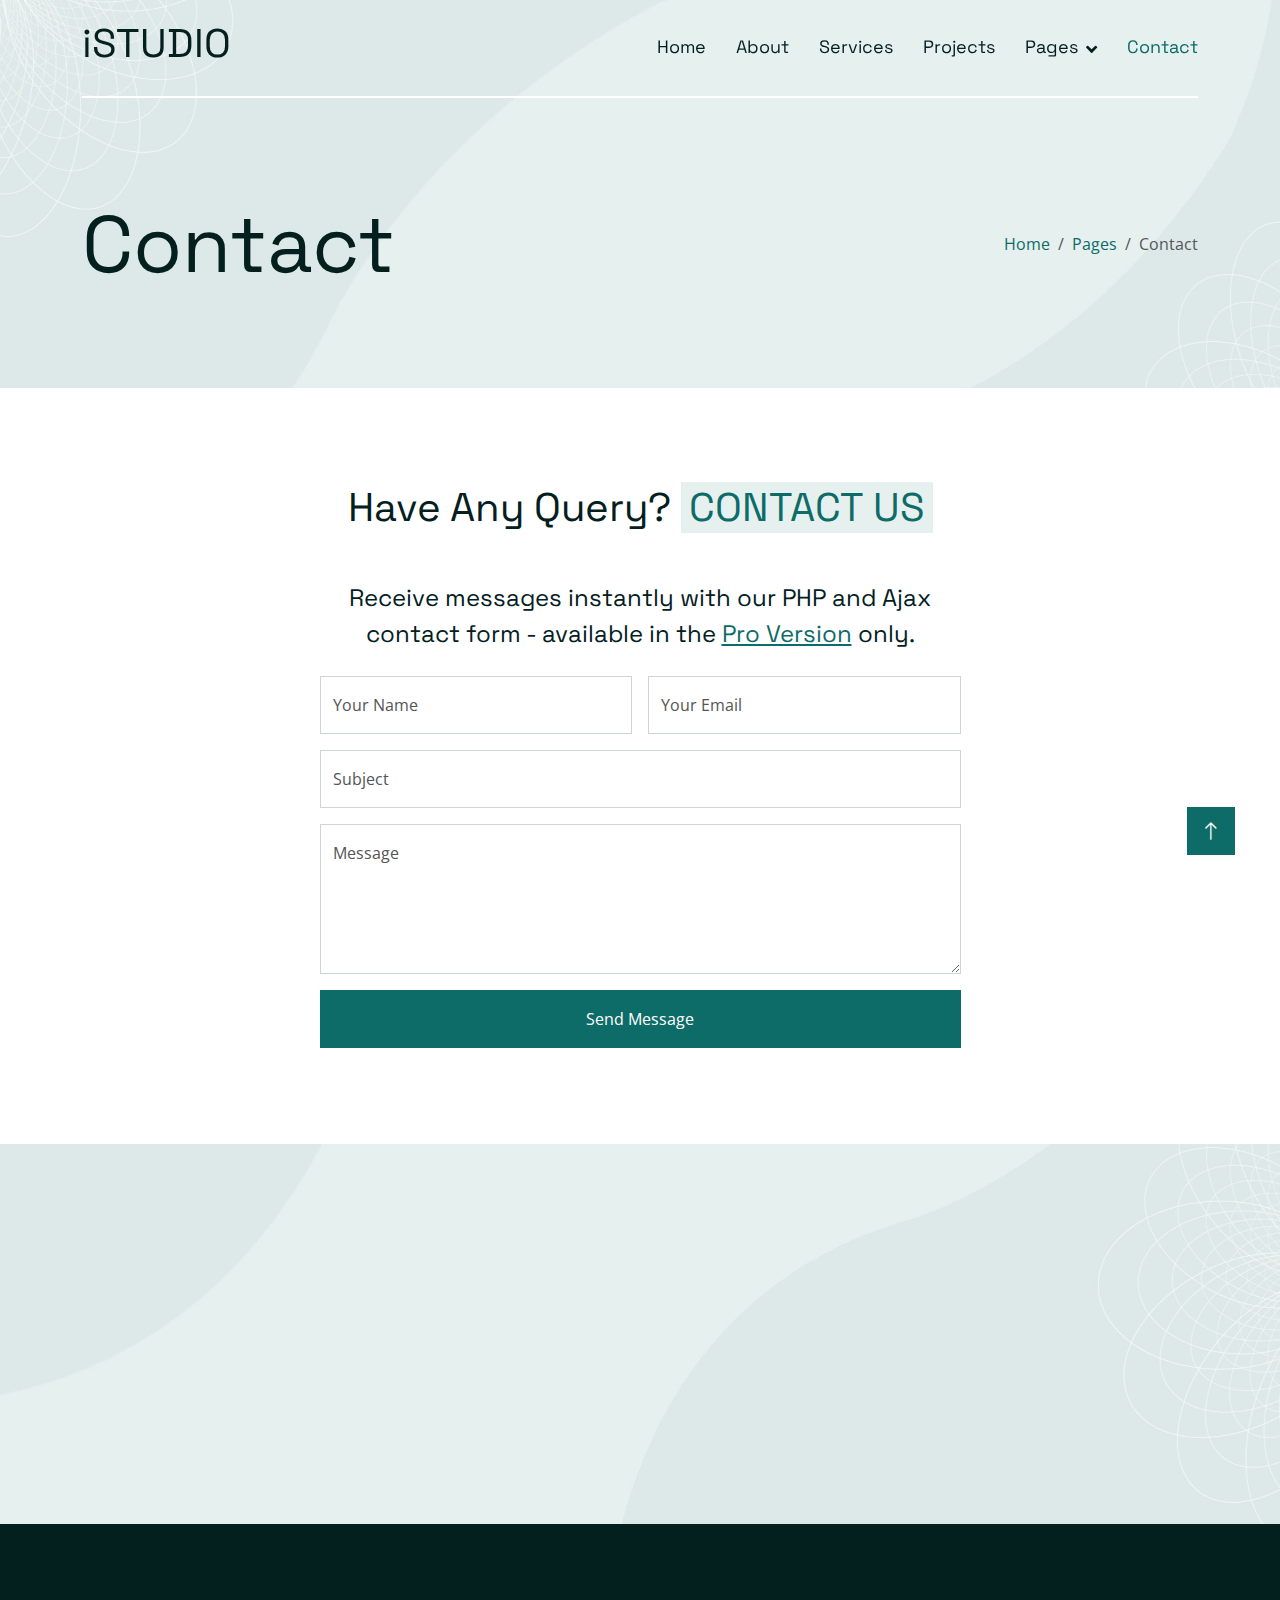
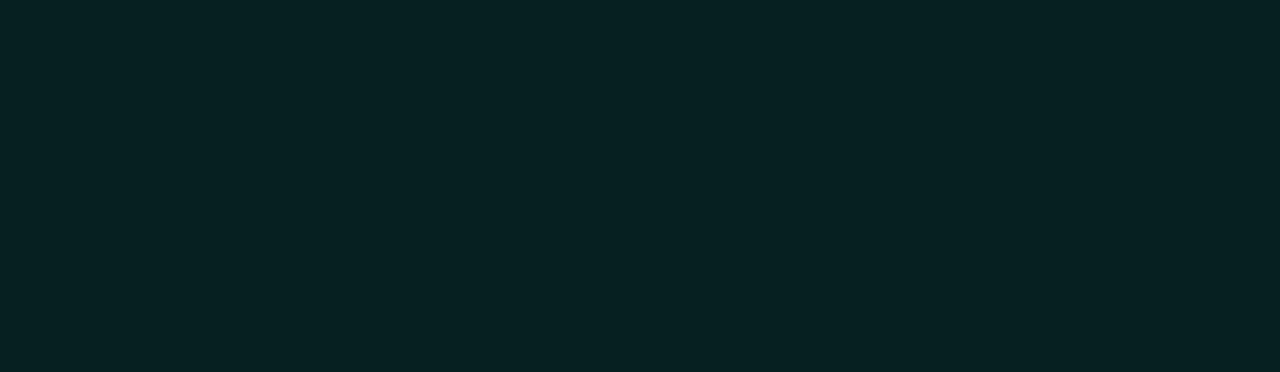
<file: contact.html>
<!DOCTYPE html>
<html lang="en">

<head>
    <meta charset="utf-8">
    <title>iSTUDIO - Interior Design Website Template Free</title>
    <meta content="width=device-width, initial-scale=1.0" name="viewport">
    <meta content="" name="keywords">
    <meta content="" name="description">

    <!-- Favicon -->
    <link href="img/favicon.ico" rel="icon">

    <!-- Google Web Fonts -->
    <link rel="preconnect" href="https://fonts.googleapis.com">
    <link rel="preconnect" href="https://fonts.gstatic.com" crossorigin>
    <link href="https://fonts.googleapis.com/css2?family=Open+Sans&family=Space+Grotesk&display=swap" rel="stylesheet">

    <!-- Icon Font Stylesheet -->
    <link href="https://cdnjs.cloudflare.com/ajax/libs/font-awesome/5.10.0/css/all.min.css" rel="stylesheet">
    <link href="https://cdn.jsdelivr.net/npm/bootstrap-icons@1.4.1/font/bootstrap-icons.css" rel="stylesheet">

    <!-- Libraries Stylesheet -->
    <link href="lib/animate/animate.min.css" rel="stylesheet">
    <link href="lib/owlcarousel/assets/owl.carousel.min.css" rel="stylesheet">

    <!-- Customized Bootstrap Stylesheet -->
    <link href="css/bootstrap.min.css" rel="stylesheet">

    <!-- Template Stylesheet -->
    <link href="css/style.css" rel="stylesheet">
</head>

<body>
    <!-- Spinner Start -->
    <div id="spinner"
        class="show bg-white position-fixed translate-middle w-100 vh-100 top-50 start-50 d-flex align-items-center justify-content-center">
        <div class="spinner-grow text-primary" style="width: 3rem; height: 3rem;" role="status">
            <span class="sr-only">Loading...</span>
        </div>
    </div>
    <!-- Spinner End -->


    <!-- Navbar Start -->
    <div class="container-fluid sticky-top">
        <div class="container">
            <nav class="navbar navbar-expand-lg navbar-light border-bottom border-2 border-white">
                <a href="index.html" class="navbar-brand">
                    <h1>iSTUDIO</h1>
                </a>
                <button type="button" class="navbar-toggler ms-auto me-0" data-bs-toggle="collapse"
                    data-bs-target="#navbarCollapse">
                    <span class="navbar-toggler-icon"></span>
                </button>
                <div class="collapse navbar-collapse" id="navbarCollapse">
                    <div class="navbar-nav ms-auto">
                        <a href="index.html" class="nav-item nav-link">Home</a>
                        <a href="about.html" class="nav-item nav-link">About</a>
                        <a href="service.html" class="nav-item nav-link">Services</a>
                        <a href="project.html" class="nav-item nav-link">Projects</a>
                        <div class="nav-item dropdown">
                            <a href="#" class="nav-link dropdown-toggle" data-bs-toggle="dropdown">Pages</a>
                            <div class="dropdown-menu bg-light mt-2">
                                <a href="feature.html" class="dropdown-item">Features</a>
                                <a href="team.html" class="dropdown-item">Our Team</a>
                                <a href="testimonial.html" class="dropdown-item">Testimonial</a>
                                <a href="404.html" class="dropdown-item">404 Page</a>
                            </div>
                        </div>
                        <a href="contact.html" class="nav-item nav-link active">Contact</a>
                    </div>
                </div>
            </nav>
        </div>
    </div>
    <!-- Navbar End -->


    <!-- Hero Start -->
    <div class="container-fluid pb-5 bg-primary hero-header">
        <div class="container py-5">
            <div class="row g-3 align-items-center">
                <div class="col-lg-6 text-center text-lg-start">
                    <h1 class="display-1 mb-0 animated slideInLeft">Contact</h1>
                </div>
                <div class="col-lg-6 animated slideInRight">
                    <nav aria-label="breadcrumb">
                        <ol class="breadcrumb justify-content-center justify-content-lg-end mb-0">
                            <li class="breadcrumb-item"><a class="text-primary" href="#">Home</a></li>
                            <li class="breadcrumb-item"><a class="text-primary" href="#">Pages</a></li>
                            <li class="breadcrumb-item text-secondary active" aria-current="page">Contact</li>
                        </ol>
                    </nav>
                </div>
            </div>
        </div>
    </div>
    <!-- Hero End -->


    <!-- Contact Start -->
    <div class="container-fluid py-5">
        <div class="container py-5">
            <div class="text-center wow fadeIn" data-wow-delay="0.1s">
                <h1 class="mb-5">Have Any Query? <span class="text-uppercase text-primary bg-light px-2">Contact Us</span></h1>
            </div>
            <div class="row justify-content-center">
                <div class="col-lg-7">
                    <h4 class="text-center lh-base mb-4">Receive messages instantly with our PHP and Ajax contact form - available in the <a class="text-decoration-underline" href="https://htmlcodex.com/downloading/?item=3587">Pro Version</a> only.</h4>
                    <div class="wow fadeIn" data-wow-delay="0.3s">
                        <form>
                            <div class="row g-3">
                                <div class="col-md-6">
                                    <div class="form-floating">
                                        <input type="text" class="form-control" id="name" placeholder="Your Name">
                                        <label for="name">Your Name</label>
                                    </div>
                                </div>
                                <div class="col-md-6">
                                    <div class="form-floating">
                                        <input type="email" class="form-control" id="email" placeholder="Your Email">
                                        <label for="email">Your Email</label>
                                    </div>
                                </div>
                                <div class="col-12">
                                    <div class="form-floating">
                                        <input type="text" class="form-control" id="subject" placeholder="Subject">
                                        <label for="subject">Subject</label>
                                    </div>
                                </div>
                                <div class="col-12">
                                    <div class="form-floating">
                                        <textarea class="form-control" placeholder="Leave a message here" id="message" style="height: 150px"></textarea>
                                        <label for="message">Message</label>
                                    </div>
                                </div>
                                <div class="col-12">
                                    <button class="btn btn-primary w-100 py-3" type="submit">Send Message</button>
                                </div>
                            </div>
                        </form>
                    </div>
                </div>
            </div>
        </div>
    </div>
    <!-- Contact End -->
        

    <!-- Newsletter Start -->
    <div class="container-fluid bg-primary newsletter p-0">
        <div class="container p-0">
            <div class="row g-0 align-items-center">
                <div class="col-md-5 ps-lg-0 text-start wow fadeIn" data-wow-delay="0.2s">
                    <img class="img-fluid w-100" src="img/newsletter.jpg" alt="">
                </div>
                <div class="col-md-7 py-5 newsletter-text wow fadeIn" data-wow-delay="0.5s">
                    <div class="p-5">
                        <h1 class="mb-5">Subscribe the <span class="text-uppercase text-primary bg-white px-2">Newsletter</span></h1>
                        <div class="position-relative w-100 mb-2">
                            <input class="form-control border-0 w-100 ps-4 pe-5" type="text"
                                placeholder="Enter Your Email" style="height: 60px;">
                            <button type="button" class="btn shadow-none position-absolute top-0 end-0 mt-2 me-2"><i
                                    class="fa fa-paper-plane text-primary fs-4"></i></button>
                        </div>
                        <p class="mb-0">Diam sed sed dolor stet amet eirmod</p>
                    </div>
                </div>
            </div>
        </div>
    </div>
    <!-- Newsletter End -->


    <!-- Footer Start -->
    <div class="container-fluid bg-dark text-white-50 footer pt-5">
        <div class="container py-5">
            <div class="row g-5">
                <div class="col-md-6 col-lg-3 wow fadeIn" data-wow-delay="0.1s">
                    <a href="index.html" class="d-inline-block mb-3">
                        <h1 class="text-white">iSTUDIO</h1>
                    </a>
                    <p class="mb-4">Tempor erat elitr rebum at clita. Diam dolor diam ipsum et tempor sit. Aliqu diam amet diam et eos labore.</p>
                    <a class="btn btn-primary border-2 px-4" href="https://htmlcodex.com/downloading/?item=3587">Buy Pro Version</a>
                </div>
                <div class="col-md-6 col-lg-3 wow fadeIn" data-wow-delay="0.3s">
                    <h5 class="text-white mb-4">Get In Touch</h5>
                    <p><i class="fa fa-map-marker-alt me-3"></i>123 Street, New York, USA</p>
                    <p><i class="fa fa-phone-alt me-3"></i>+012 345 67890</p>
                    <p><i class="fa fa-envelope me-3"></i>info@example.com</p>
                    <div class="d-flex pt-2">
                        <a class="btn btn-outline-primary btn-square border-2 me-2" href=""><i class="fab fa-twitter"></i></a>
                        <a class="btn btn-outline-primary btn-square border-2 me-2" href=""><i class="fab fa-facebook-f"></i></a>
                        <a class="btn btn-outline-primary btn-square border-2 me-2" href=""><i class="fab fa-youtube"></i></a>
                        <a class="btn btn-outline-primary btn-square border-2 me-2" href=""><i class="fab fa-instagram"></i></a>
                        <a class="btn btn-outline-primary btn-square border-2 me-2" href=""><i class="fab fa-linkedin-in"></i></a>
                    </div>
                </div>
                <div class="col-md-6 col-lg-3 wow fadeIn" data-wow-delay="0.5s">
                    <h5 class="text-white mb-4">Popular Link</h5>
                    <a class="btn btn-link" href="">About Us</a>
                    <a class="btn btn-link" href="">Contact Us</a>
                    <a class="btn btn-link" href="">Privacy Policy</a>
                    <a class="btn btn-link" href="">Terms & Condition</a>
                    <a class="btn btn-link" href="">Career</a>
                </div>
                <div class="col-md-6 col-lg-3 wow fadeIn" data-wow-delay="0.7s">
                    <h5 class="text-white mb-4">Our Services</h5>
                    <a class="btn btn-link" href="">Interior Design</a>
                    <a class="btn btn-link" href="">Project Planning</a>
                    <a class="btn btn-link" href="">Renovation</a>
                    <a class="btn btn-link" href="">Implement</a>
                    <a class="btn btn-link" href="">Landscape Design</a>
                </div>
            </div>
        </div>
        <div class="container wow fadeIn" data-wow-delay="0.1s">
            <div class="copyright">
                <div class="row">
                    <div class="col-md-6 text-center text-md-start mb-3 mb-md-0">
                        &copy; <a class="border-bottom" href="#">Your Site Name</a>, All Right Reserved.

                        <!--/*** The author’s attribution link must remain intact in the template. ***/-->
                        <!--/*** If you wish to remove this credit link, please purchase the Pro Version . ***/-->
                        Designed By <a class="border-bottom" href="https://htmlcodex.com">HTML Codex</a>
                    </div>
                    <div class="col-md-6 text-center text-md-end">
                        <div class="footer-menu">
                            <a href="">Home</a>
                            <a href="">Cookies</a>
                            <a href="">Help</a>
                            <a href="">FAQs</a>
                        </div>
                    </div>
                </div>
            </div>
        </div>
    </div>
    <!-- Footer End -->


    <!-- Back to Top -->
    <a href="#" class="btn btn-lg btn-primary btn-lg-square back-to-top"><i class="bi bi-arrow-up"></i></a>


    <!-- JavaScript Libraries -->
    <script src="https://ajax.googleapis.com/ajax/libs/jquery/3.6.1/jquery.min.js"></script>
    <script src="https://cdn.jsdelivr.net/npm/bootstrap@5.0.0/dist/js/bootstrap.bundle.min.js"></script>
    <script src="lib/wow/wow.min.js"></script>
    <script src="lib/easing/easing.min.js"></script>
    <script src="lib/waypoints/waypoints.min.js"></script>
    <script src="lib/owlcarousel/owl.carousel.min.js"></script>

    <!-- Template Javascript -->
    <script src="js/main.js"></script>
</body>

</html>
</file>
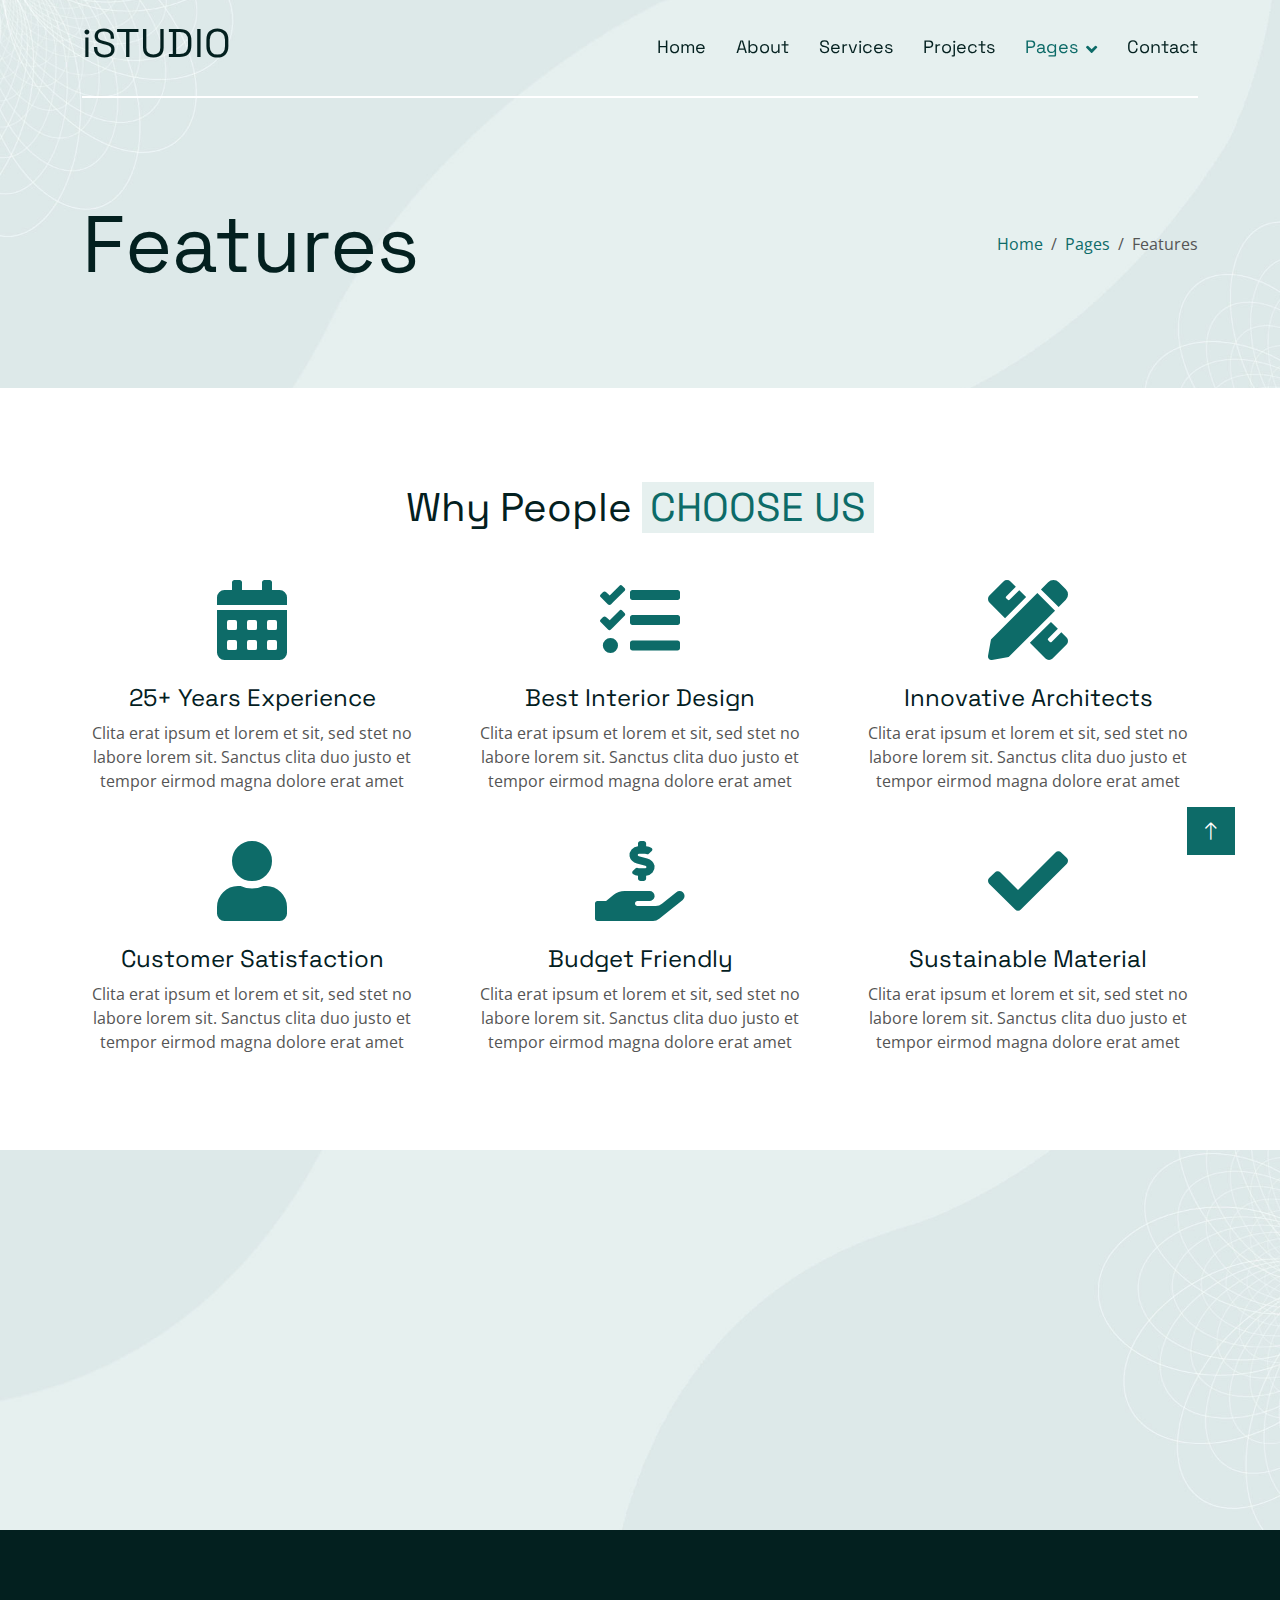
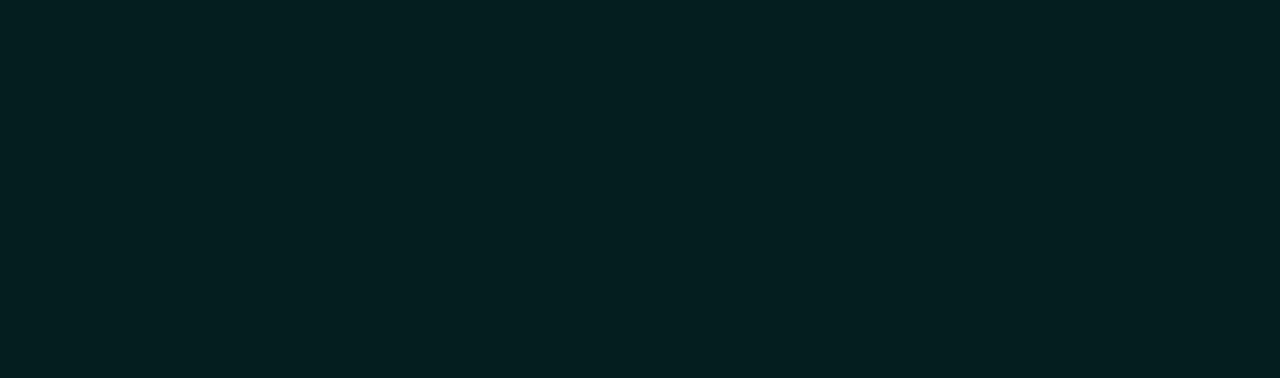
<file: feature.html>
<!DOCTYPE html>
<html lang="en">

<head>
    <meta charset="utf-8">
    <title>iSTUDIO - Interior Design Website Template Free</title>
    <meta content="width=device-width, initial-scale=1.0" name="viewport">
    <meta content="" name="keywords">
    <meta content="" name="description">

    <!-- Favicon -->
    <link href="img/favicon.ico" rel="icon">

    <!-- Google Web Fonts -->
    <link rel="preconnect" href="https://fonts.googleapis.com">
    <link rel="preconnect" href="https://fonts.gstatic.com" crossorigin>
    <link href="https://fonts.googleapis.com/css2?family=Open+Sans&family=Space+Grotesk&display=swap" rel="stylesheet">

    <!-- Icon Font Stylesheet -->
    <link href="https://cdnjs.cloudflare.com/ajax/libs/font-awesome/5.10.0/css/all.min.css" rel="stylesheet">
    <link href="https://cdn.jsdelivr.net/npm/bootstrap-icons@1.4.1/font/bootstrap-icons.css" rel="stylesheet">

    <!-- Libraries Stylesheet -->
    <link href="lib/animate/animate.min.css" rel="stylesheet">
    <link href="lib/owlcarousel/assets/owl.carousel.min.css" rel="stylesheet">

    <!-- Customized Bootstrap Stylesheet -->
    <link href="css/bootstrap.min.css" rel="stylesheet">

    <!-- Template Stylesheet -->
    <link href="css/style.css" rel="stylesheet">
</head>

<body>
    <!-- Spinner Start -->
    <div id="spinner"
        class="show bg-white position-fixed translate-middle w-100 vh-100 top-50 start-50 d-flex align-items-center justify-content-center">
        <div class="spinner-grow text-primary" style="width: 3rem; height: 3rem;" role="status">
            <span class="sr-only">Loading...</span>
        </div>
    </div>
    <!-- Spinner End -->


    <!-- Navbar Start -->
    <div class="container-fluid sticky-top">
        <div class="container">
            <nav class="navbar navbar-expand-lg navbar-light border-bottom border-2 border-white">
                <a href="index.html" class="navbar-brand">
                    <h1>iSTUDIO</h1>
                </a>
                <button type="button" class="navbar-toggler ms-auto me-0" data-bs-toggle="collapse"
                    data-bs-target="#navbarCollapse">
                    <span class="navbar-toggler-icon"></span>
                </button>
                <div class="collapse navbar-collapse" id="navbarCollapse">
                    <div class="navbar-nav ms-auto">
                        <a href="index.html" class="nav-item nav-link">Home</a>
                        <a href="about.html" class="nav-item nav-link">About</a>
                        <a href="service.html" class="nav-item nav-link">Services</a>
                        <a href="project.html" class="nav-item nav-link">Projects</a>
                        <div class="nav-item dropdown">
                            <a href="#" class="nav-link dropdown-toggle active" data-bs-toggle="dropdown">Pages</a>
                            <div class="dropdown-menu bg-light mt-2">
                                <a href="feature.html" class="dropdown-item active">Features</a>
                                <a href="team.html" class="dropdown-item">Our Team</a>
                                <a href="testimonial.html" class="dropdown-item">Testimonial</a>
                                <a href="404.html" class="dropdown-item">404 Page</a>
                            </div>
                        </div>
                        <a href="contact.html" class="nav-item nav-link">Contact</a>
                    </div>
                </div>
            </nav>
        </div>
    </div>
    <!-- Navbar End -->


    <!-- Hero Start -->
    <div class="container-fluid pb-5 bg-primary hero-header">
        <div class="container py-5">
            <div class="row g-3 align-items-center">
                <div class="col-lg-6 text-center text-lg-start">
                    <h1 class="display-1 mb-0 animated slideInLeft">Features</h1>
                </div>
                <div class="col-lg-6 animated slideInRight">
                    <nav aria-label="breadcrumb">
                        <ol class="breadcrumb justify-content-center justify-content-lg-end mb-0">
                            <li class="breadcrumb-item"><a class="text-primary" href="#">Home</a></li>
                            <li class="breadcrumb-item"><a class="text-primary" href="#">Pages</a></li>
                            <li class="breadcrumb-item text-secondary active" aria-current="page">Features</li>
                        </ol>
                    </nav>
                </div>
            </div>
        </div>
    </div>
    <!-- Hero End -->


    <!-- Feature Start -->
    <div class="container-fluid py-5">
        <div class="container py-5">
            <div class="text-center wow fadeIn" data-wow-delay="0.1s">
                <h1 class="mb-5">Why People <span class="text-uppercase text-primary bg-light px-2">Choose Us</span></h1>
            </div>
            <div class="row g-5 align-items-center text-center">
                <div class="col-md-6 col-lg-4 wow fadeIn" data-wow-delay="0.1s">
                    <i class="fa fa-calendar-alt fa-5x text-primary mb-4"></i>
                    <h4>25+ Years Experience</h4>
                    <p class="mb-0">Clita erat ipsum et lorem et sit, sed stet no labore lorem sit. Sanctus clita duo justo et tempor eirmod magna dolore erat amet</p>
                </div>
                <div class="col-md-6 col-lg-4 wow fadeIn" data-wow-delay="0.3s">
                    <i class="fa fa-tasks fa-5x text-primary mb-4"></i>
                    <h4>Best Interior Design</h4>
                    <p class="mb-0">Clita erat ipsum et lorem et sit, sed stet no labore lorem sit. Sanctus clita duo justo et tempor eirmod magna dolore erat amet</p>
                </div>
                <div class="col-md-6 col-lg-4 wow fadeIn" data-wow-delay="0.5s">
                    <i class="fa fa-pencil-ruler fa-5x text-primary mb-4"></i>
                    <h4>Innovative Architects</h4>
                    <p class="mb-0">Clita erat ipsum et lorem et sit, sed stet no labore lorem sit. Sanctus clita duo justo et tempor eirmod magna dolore erat amet</p>
                </div>
                <div class="col-md-6 col-lg-4 wow fadeIn" data-wow-delay="0.1s">
                    <i class="fa fa-user fa-5x text-primary mb-4"></i>
                    <h4>Customer Satisfaction</h4>
                    <p class="mb-0">Clita erat ipsum et lorem et sit, sed stet no labore lorem sit. Sanctus clita duo justo et tempor eirmod magna dolore erat amet</p>
                </div>
                <div class="col-md-6 col-lg-4 wow fadeIn" data-wow-delay="0.3s">
                    <i class="fa fa-hand-holding-usd fa-5x text-primary mb-4"></i>
                    <h4>Budget Friendly</h4>
                    <p class="mb-0">Clita erat ipsum et lorem et sit, sed stet no labore lorem sit. Sanctus clita duo justo et tempor eirmod magna dolore erat amet</p>
                </div>
                <div class="col-md-6 col-lg-4 wow fadeIn" data-wow-delay="0.5s">
                    <i class="fa fa-check fa-5x text-primary mb-4"></i>
                    <h4>Sustainable Material</h4>
                    <p class="mb-0">Clita erat ipsum et lorem et sit, sed stet no labore lorem sit. Sanctus clita duo justo et tempor eirmod magna dolore erat amet</p>
                </div>
            </div>
        </div>
    </div>
    <!-- Feature End -->


    <!-- Newsletter Start -->
    <div class="container-fluid bg-primary newsletter p-0">
        <div class="container p-0">
            <div class="row g-0 align-items-center">
                <div class="col-md-5 ps-lg-0 text-start wow fadeIn" data-wow-delay="0.2s">
                    <img class="img-fluid w-100" src="img/newsletter.jpg" alt="">
                </div>
                <div class="col-md-7 py-5 newsletter-text wow fadeIn" data-wow-delay="0.5s">
                    <div class="p-5">
                        <h1 class="mb-5">Subscribe the <span class="text-uppercase text-primary bg-white px-2">Newsletter</span></h1>
                        <div class="position-relative w-100 mb-2">
                            <input class="form-control border-0 w-100 ps-4 pe-5" type="text"
                                placeholder="Enter Your Email" style="height: 60px;">
                            <button type="button" class="btn shadow-none position-absolute top-0 end-0 mt-2 me-2"><i
                                    class="fa fa-paper-plane text-primary fs-4"></i></button>
                        </div>
                        <p class="mb-0">Diam sed sed dolor stet amet eirmod</p>
                    </div>
                </div>
            </div>
        </div>
    </div>
    <!-- Newsletter End -->


    <!-- Footer Start -->
    <div class="container-fluid bg-dark text-white-50 footer pt-5">
        <div class="container py-5">
            <div class="row g-5">
                <div class="col-md-6 col-lg-3 wow fadeIn" data-wow-delay="0.1s">
                    <a href="index.html" class="d-inline-block mb-3">
                        <h1 class="text-white">iSTUDIO</h1>
                    </a>
                    <p class="mb-4">Tempor erat elitr rebum at clita. Diam dolor diam ipsum et tempor sit. Aliqu diam amet diam et eos labore.</p>
                    <a class="btn btn-primary border-2 px-4" href="https://htmlcodex.com/downloading/?item=3587">Buy Pro Version</a>
                </div>
                <div class="col-md-6 col-lg-3 wow fadeIn" data-wow-delay="0.3s">
                    <h5 class="text-white mb-4">Get In Touch</h5>
                    <p><i class="fa fa-map-marker-alt me-3"></i>123 Street, New York, USA</p>
                    <p><i class="fa fa-phone-alt me-3"></i>+012 345 67890</p>
                    <p><i class="fa fa-envelope me-3"></i>info@example.com</p>
                    <div class="d-flex pt-2">
                        <a class="btn btn-outline-primary btn-square border-2 me-2" href=""><i class="fab fa-twitter"></i></a>
                        <a class="btn btn-outline-primary btn-square border-2 me-2" href=""><i class="fab fa-facebook-f"></i></a>
                        <a class="btn btn-outline-primary btn-square border-2 me-2" href=""><i class="fab fa-youtube"></i></a>
                        <a class="btn btn-outline-primary btn-square border-2 me-2" href=""><i class="fab fa-instagram"></i></a>
                        <a class="btn btn-outline-primary btn-square border-2 me-2" href=""><i class="fab fa-linkedin-in"></i></a>
                    </div>
                </div>
                <div class="col-md-6 col-lg-3 wow fadeIn" data-wow-delay="0.5s">
                    <h5 class="text-white mb-4">Popular Link</h5>
                    <a class="btn btn-link" href="">About Us</a>
                    <a class="btn btn-link" href="">Contact Us</a>
                    <a class="btn btn-link" href="">Privacy Policy</a>
                    <a class="btn btn-link" href="">Terms & Condition</a>
                    <a class="btn btn-link" href="">Career</a>
                </div>
                <div class="col-md-6 col-lg-3 wow fadeIn" data-wow-delay="0.7s">
                    <h5 class="text-white mb-4">Our Services</h5>
                    <a class="btn btn-link" href="">Interior Design</a>
                    <a class="btn btn-link" href="">Project Planning</a>
                    <a class="btn btn-link" href="">Renovation</a>
                    <a class="btn btn-link" href="">Implement</a>
                    <a class="btn btn-link" href="">Landscape Design</a>
                </div>
            </div>
        </div>
        <div class="container wow fadeIn" data-wow-delay="0.1s">
            <div class="copyright">
                <div class="row">
                    <div class="col-md-6 text-center text-md-start mb-3 mb-md-0">
                        &copy; <a class="border-bottom" href="#">Your Site Name</a>, All Right Reserved.

                        <!--/*** The author’s attribution link must remain intact in the template. ***/-->
                        <!--/*** If you wish to remove this credit link, please purchase the Pro Version . ***/-->
                        Designed By <a class="border-bottom" href="https://htmlcodex.com">HTML Codex</a>
                    </div>
                    <div class="col-md-6 text-center text-md-end">
                        <div class="footer-menu">
                            <a href="">Home</a>
                            <a href="">Cookies</a>
                            <a href="">Help</a>
                            <a href="">FAQs</a>
                        </div>
                    </div>
                </div>
            </div>
        </div>
    </div>
    <!-- Footer End -->


    <!-- Back to Top -->
    <a href="#" class="btn btn-lg btn-primary btn-lg-square back-to-top"><i class="bi bi-arrow-up"></i></a>


    <!-- JavaScript Libraries -->
    <script src="https://ajax.googleapis.com/ajax/libs/jquery/3.6.1/jquery.min.js"></script>
    <script src="https://cdn.jsdelivr.net/npm/bootstrap@5.0.0/dist/js/bootstrap.bundle.min.js"></script>
    <script src="lib/wow/wow.min.js"></script>
    <script src="lib/easing/easing.min.js"></script>
    <script src="lib/waypoints/waypoints.min.js"></script>
    <script src="lib/owlcarousel/owl.carousel.min.js"></script>

    <!-- Template Javascript -->
    <script src="js/main.js"></script>
</body>

</html>
</file>
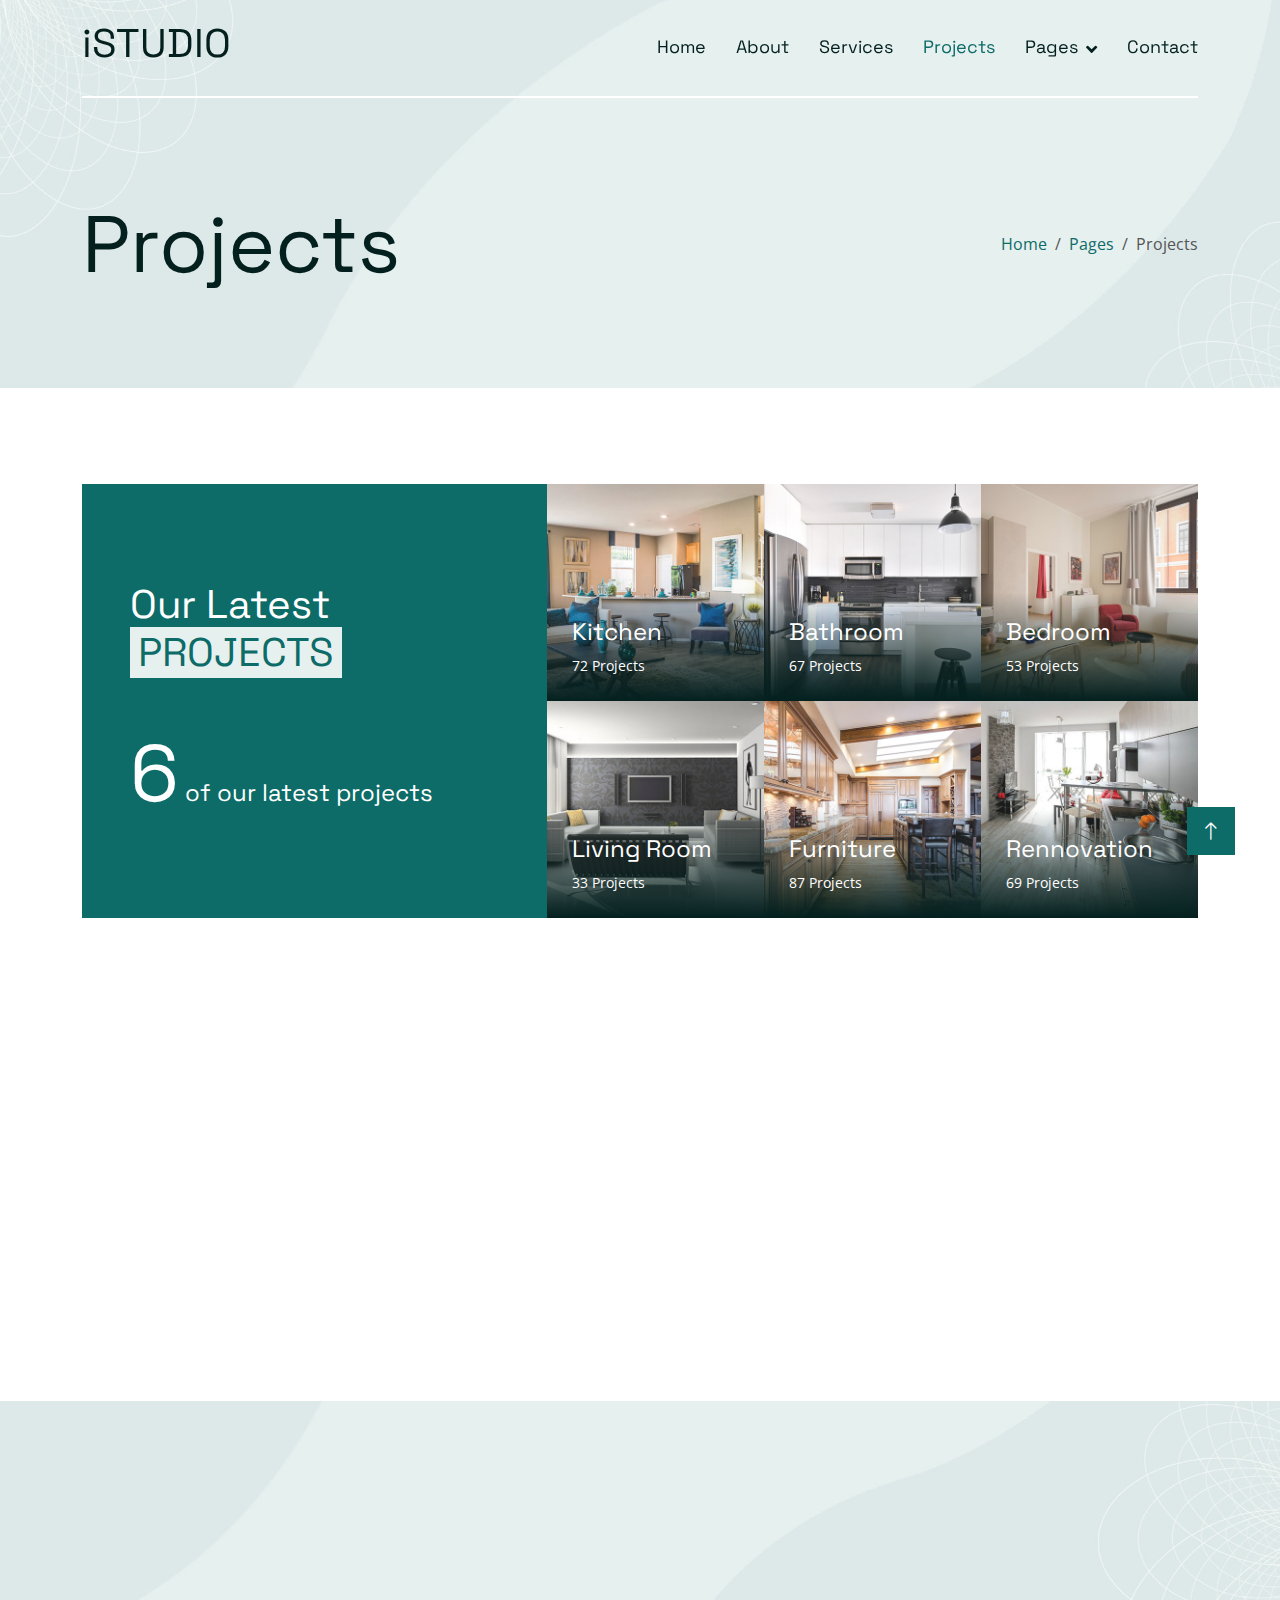
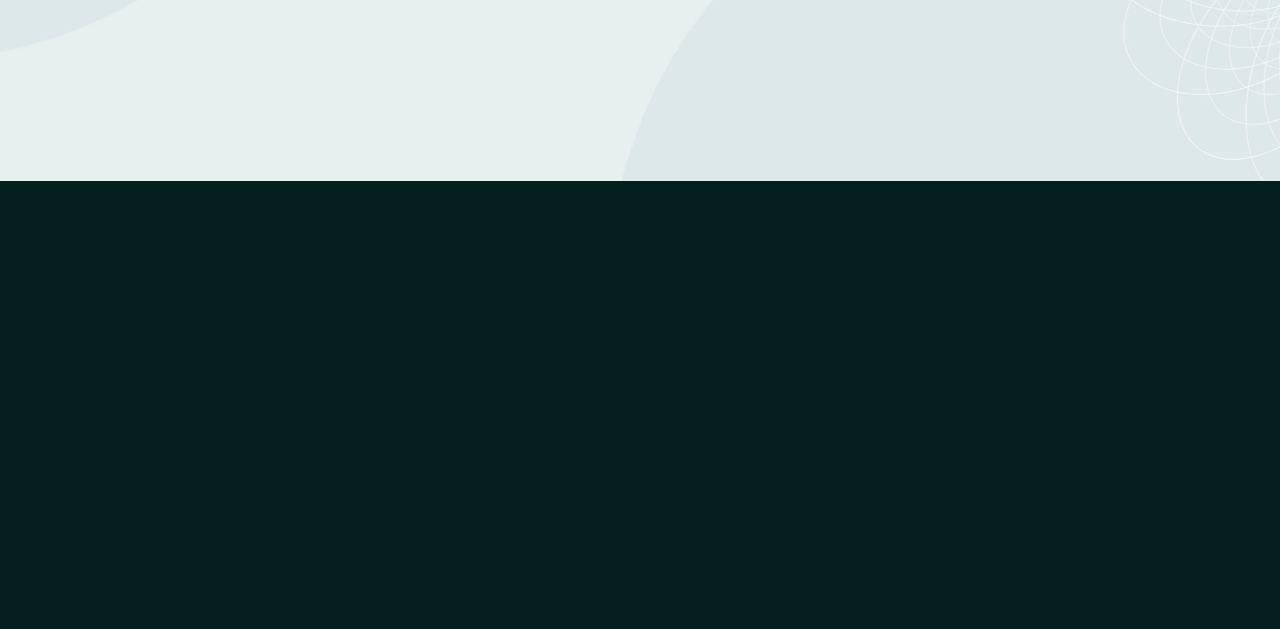
<file: project.html>
<!DOCTYPE html>
<html lang="en">

<head>
    <meta charset="utf-8">
    <title>iSTUDIO - Interior Design Website Template Free</title>
    <meta content="width=device-width, initial-scale=1.0" name="viewport">
    <meta content="" name="keywords">
    <meta content="" name="description">

    <!-- Favicon -->
    <link href="img/favicon.ico" rel="icon">

    <!-- Google Web Fonts -->
    <link rel="preconnect" href="https://fonts.googleapis.com">
    <link rel="preconnect" href="https://fonts.gstatic.com" crossorigin>
    <link href="https://fonts.googleapis.com/css2?family=Open+Sans&family=Space+Grotesk&display=swap" rel="stylesheet">

    <!-- Icon Font Stylesheet -->
    <link href="https://cdnjs.cloudflare.com/ajax/libs/font-awesome/5.10.0/css/all.min.css" rel="stylesheet">
    <link href="https://cdn.jsdelivr.net/npm/bootstrap-icons@1.4.1/font/bootstrap-icons.css" rel="stylesheet">

    <!-- Libraries Stylesheet -->
    <link href="lib/animate/animate.min.css" rel="stylesheet">
    <link href="lib/owlcarousel/assets/owl.carousel.min.css" rel="stylesheet">

    <!-- Customized Bootstrap Stylesheet -->
    <link href="css/bootstrap.min.css" rel="stylesheet">

    <!-- Template Stylesheet -->
    <link href="css/style.css" rel="stylesheet">
</head>

<body>
    <!-- Spinner Start -->
    <div id="spinner"
        class="show bg-white position-fixed translate-middle w-100 vh-100 top-50 start-50 d-flex align-items-center justify-content-center">
        <div class="spinner-grow text-primary" style="width: 3rem; height: 3rem;" role="status">
            <span class="sr-only">Loading...</span>
        </div>
    </div>
    <!-- Spinner End -->


    <!-- Navbar Start -->
    <div class="container-fluid sticky-top">
        <div class="container">
            <nav class="navbar navbar-expand-lg navbar-light border-bottom border-2 border-white">
                <a href="index.html" class="navbar-brand">
                    <h1>iSTUDIO</h1>
                </a>
                <button type="button" class="navbar-toggler ms-auto me-0" data-bs-toggle="collapse"
                    data-bs-target="#navbarCollapse">
                    <span class="navbar-toggler-icon"></span>
                </button>
                <div class="collapse navbar-collapse" id="navbarCollapse">
                    <div class="navbar-nav ms-auto">
                        <a href="index.html" class="nav-item nav-link">Home</a>
                        <a href="about.html" class="nav-item nav-link">About</a>
                        <a href="service.html" class="nav-item nav-link">Services</a>
                        <a href="project.html" class="nav-item nav-link active">Projects</a>
                        <div class="nav-item dropdown">
                            <a href="#" class="nav-link dropdown-toggle" data-bs-toggle="dropdown">Pages</a>
                            <div class="dropdown-menu bg-light mt-2">
                                <a href="feature.html" class="dropdown-item">Features</a>
                                <a href="team.html" class="dropdown-item">Our Team</a>
                                <a href="testimonial.html" class="dropdown-item">Testimonial</a>
                                <a href="404.html" class="dropdown-item">404 Page</a>
                            </div>
                        </div>
                        <a href="contact.html" class="nav-item nav-link">Contact</a>
                    </div>
                </div>
            </nav>
        </div>
    </div>
    <!-- Navbar End -->


    <!-- Hero Start -->
    <div class="container-fluid pb-5 bg-primary hero-header">
        <div class="container py-5">
            <div class="row g-3 align-items-center">
                <div class="col-lg-6 text-center text-lg-start">
                    <h1 class="display-1 mb-0 animated slideInLeft">Projects</h1>
                </div>
                <div class="col-lg-6 animated slideInRight">
                    <nav aria-label="breadcrumb">
                        <ol class="breadcrumb justify-content-center justify-content-lg-end mb-0">
                            <li class="breadcrumb-item"><a class="text-primary" href="#">Home</a></li>
                            <li class="breadcrumb-item"><a class="text-primary" href="#">Pages</a></li>
                            <li class="breadcrumb-item text-secondary active" aria-current="page">Projects</li>
                        </ol>
                    </nav>
                </div>
            </div>
        </div>
    </div>
    <!-- Hero End -->


    <!-- Project Start -->
    <div class="container-fluid py-5">
        <div class="container py-5">
            <div class="row g-0">
                <div class="col-lg-5 wow fadeIn" data-wow-delay="0.1s">
                    <div class="d-flex flex-column justify-content-center bg-primary h-100 p-5">
                        <h1 class="text-white mb-5">Our Latest <span
                                class="text-uppercase text-primary bg-light px-2">Projects</span></h1>
                        <h4 class="text-white mb-0"><span class="display-1">6</span> of our latest projects</h4>
                    </div>
                </div>
                <div class="col-lg-7">
                    <div class="row g-0">
                        <div class="col-md-6 col-lg-4 wow fadeIn" data-wow-delay="0.2s">
                            <div class="project-item position-relative overflow-hidden">
                                <img class="img-fluid w-100" src="img/project-1.jpg" alt="">
                                <a class="project-overlay text-decoration-none" href="">
                                    <h4 class="text-white">Kitchen</h4>
                                    <small class="text-white">72 Projects</small>
                                </a>
                            </div>
                        </div>
                        <div class="col-md-6 col-lg-4 wow fadeIn" data-wow-delay="0.3s">
                            <div class="project-item position-relative overflow-hidden">
                                <img class="img-fluid w-100" src="img/project-2.jpg" alt="">
                                <a class="project-overlay text-decoration-none" href="">
                                    <h4 class="text-white">Bathroom</h4>
                                    <small class="text-white">67 Projects</small>
                                </a>
                            </div>
                        </div>
                        <div class="col-md-6 col-lg-4 wow fadeIn" data-wow-delay="0.4s">
                            <div class="project-item position-relative overflow-hidden">
                                <img class="img-fluid w-100" src="img/project-3.jpg" alt="">
                                <a class="project-overlay text-decoration-none" href="">
                                    <h4 class="text-white">Bedroom</h4>
                                    <small class="text-white">53 Projects</small>
                                </a>
                            </div>
                        </div>
                        <div class="col-md-6 col-lg-4 wow fadeIn" data-wow-delay="0.5s">
                            <div class="project-item position-relative overflow-hidden">
                                <img class="img-fluid w-100" src="img/project-4.jpg" alt="">
                                <a class="project-overlay text-decoration-none" href="">
                                    <h4 class="text-white">Living Room</h4>
                                    <small class="text-white">33 Projects</small>
                                </a>
                            </div>
                        </div>
                        <div class="col-md-6 col-lg-4 wow fadeIn" data-wow-delay="0.6s">
                            <div class="project-item position-relative overflow-hidden">
                                <img class="img-fluid w-100" src="img/project-5.jpg" alt="">
                                <a class="project-overlay text-decoration-none" href="">
                                    <h4 class="text-white">Furniture</h4>
                                    <small class="text-white">87 Projects</small>
                                </a>
                            </div>
                        </div>
                        <div class="col-md-6 col-lg-4 wow fadeIn" data-wow-delay="0.7s">
                            <div class="project-item position-relative overflow-hidden">
                                <img class="img-fluid w-100" src="img/project-6.jpg" alt="">
                                <a class="project-overlay text-decoration-none" href="">
                                    <h4 class="text-white">Rennovation</h4>
                                    <small class="text-white">69 Projects</small>
                                </a>
                            </div>
                        </div>
                    </div>
                </div>
            </div>
        </div>
    </div>
    <!-- Project End -->


    <!-- Testimonial Start -->
    <div class="container-xxl pb-5">
        <div class="container pb-5">
            <div class="row justify-content-center">
                <div class="col-md-12 col-lg-9">
                    <div class="owl-carousel testimonial-carousel wow fadeIn" data-wow-delay="0.2s">
                        <div class="testimonial-item">
                            <div class="row g-5 align-items-center">
                                <div class="col-md-6">
                                    <div class="testimonial-img">
                                        <img class="img-fluid" src="img/testimonial-1.jpg" alt="">
                                    </div>
                                </div>
                                <div class="col-md-6">
                                    <div class="testimonial-text pb-5 pb-md-0">
                                        <h3>Sustainable Material</h3>
                                        <p>Aliqu diam amet diam et eos labore. Clita erat ipsum et lorem et sit, sed
                                            stet no labore lorem sit. Sanctus clita duo justo et tempor eirmod magna
                                            dolore erat
                                            amet</p>
                                        <h5 class="mb-0">Boris Johnson</h5>
                                    </div>
                                </div>
                            </div>
                        </div>
                        <div class="testimonial-item">
                            <div class="row g-5 align-items-center">
                                <div class="col-md-6">
                                    <div class="testimonial-img">
                                        <img class="img-fluid" src="img/testimonial-2.jpg" alt="">
                                    </div>
                                </div>
                                <div class="col-md-6">
                                    <div class="testimonial-text pb-5 pb-md-0">
                                        <h3>Customer Satisfaction</h3>
                                        <p>Clita erat ipsum et lorem et sit, sed
                                            stet no labore lorem sit. Sanctus clita duo justo et tempor eirmod magna
                                            dolore erat
                                            amet</p>
                                        <h5 class="mb-0">Alexander Bell</h5>
                                    </div>
                                </div>
                            </div>
                        </div>
                        <div class="testimonial-item">
                            <div class="row g-5 align-items-center">
                                <div class="col-md-6">
                                    <div class="testimonial-img">
                                        <img class="img-fluid" src="img/testimonial-3.jpg" alt="">
                                    </div>
                                </div>
                                <div class="col-md-6">
                                    <div class="testimonial-text pb-5 pb-md-0">
                                        <h3>Budget Friendly</h3>
                                        <p>Diam amet diam et eos labore. Clita erat ipsum et lorem et sit, sed
                                            stet no labore lorem sit. Sanctus clita duo justo et tempor eirmod magna
                                            dolore erat
                                            amet</p>
                                        <h5 class="mb-0">Bradley Gordon</h5>
                                    </div>
                                </div>
                            </div>
                        </div>
                    </div>
                </div>
            </div>
        </div>
    </div>
    <!-- Testimonial End -->


    <!-- Newsletter Start -->
    <div class="container-fluid bg-primary newsletter p-0">
        <div class="container p-0">
            <div class="row g-0 align-items-center">
                <div class="col-md-5 ps-lg-0 text-start wow fadeIn" data-wow-delay="0.2s">
                    <img class="img-fluid w-100" src="img/newsletter.jpg" alt="">
                </div>
                <div class="col-md-7 py-5 newsletter-text wow fadeIn" data-wow-delay="0.5s">
                    <div class="p-5">
                        <h1 class="mb-5">Subscribe the <span class="text-uppercase text-primary bg-white px-2">Newsletter</span></h1>
                        <div class="position-relative w-100 mb-2">
                            <input class="form-control border-0 w-100 ps-4 pe-5" type="text"
                                placeholder="Enter Your Email" style="height: 60px;">
                            <button type="button" class="btn shadow-none position-absolute top-0 end-0 mt-2 me-2"><i
                                    class="fa fa-paper-plane text-primary fs-4"></i></button>
                        </div>
                        <p class="mb-0">Diam sed sed dolor stet amet eirmod</p>
                    </div>
                </div>
            </div>
        </div>
    </div>
    <!-- Newsletter End -->


    <!-- Footer Start -->
    <div class="container-fluid bg-dark text-white-50 footer pt-5">
        <div class="container py-5">
            <div class="row g-5">
                <div class="col-md-6 col-lg-3 wow fadeIn" data-wow-delay="0.1s">
                    <a href="index.html" class="d-inline-block mb-3">
                        <h1 class="text-white">iSTUDIO</h1>
                    </a>
                    <p class="mb-4">Tempor erat elitr rebum at clita. Diam dolor diam ipsum et tempor sit. Aliqu diam amet diam et eos labore.</p>
                    <a class="btn btn-primary border-2 px-4" href="https://htmlcodex.com/downloading/?item=3587">Buy Pro Version</a>
                </div>
                <div class="col-md-6 col-lg-3 wow fadeIn" data-wow-delay="0.3s">
                    <h5 class="text-white mb-4">Get In Touch</h5>
                    <p><i class="fa fa-map-marker-alt me-3"></i>123 Street, New York, USA</p>
                    <p><i class="fa fa-phone-alt me-3"></i>+012 345 67890</p>
                    <p><i class="fa fa-envelope me-3"></i>info@example.com</p>
                    <div class="d-flex pt-2">
                        <a class="btn btn-outline-primary btn-square border-2 me-2" href=""><i class="fab fa-twitter"></i></a>
                        <a class="btn btn-outline-primary btn-square border-2 me-2" href=""><i class="fab fa-facebook-f"></i></a>
                        <a class="btn btn-outline-primary btn-square border-2 me-2" href=""><i class="fab fa-youtube"></i></a>
                        <a class="btn btn-outline-primary btn-square border-2 me-2" href=""><i class="fab fa-instagram"></i></a>
                        <a class="btn btn-outline-primary btn-square border-2 me-2" href=""><i class="fab fa-linkedin-in"></i></a>
                    </div>
                </div>
                <div class="col-md-6 col-lg-3 wow fadeIn" data-wow-delay="0.5s">
                    <h5 class="text-white mb-4">Popular Link</h5>
                    <a class="btn btn-link" href="">About Us</a>
                    <a class="btn btn-link" href="">Contact Us</a>
                    <a class="btn btn-link" href="">Privacy Policy</a>
                    <a class="btn btn-link" href="">Terms & Condition</a>
                    <a class="btn btn-link" href="">Career</a>
                </div>
                <div class="col-md-6 col-lg-3 wow fadeIn" data-wow-delay="0.7s">
                    <h5 class="text-white mb-4">Our Services</h5>
                    <a class="btn btn-link" href="">Interior Design</a>
                    <a class="btn btn-link" href="">Project Planning</a>
                    <a class="btn btn-link" href="">Renovation</a>
                    <a class="btn btn-link" href="">Implement</a>
                    <a class="btn btn-link" href="">Landscape Design</a>
                </div>
            </div>
        </div>
        <div class="container wow fadeIn" data-wow-delay="0.1s">
            <div class="copyright">
                <div class="row">
                    <div class="col-md-6 text-center text-md-start mb-3 mb-md-0">
                        &copy; <a class="border-bottom" href="#">Your Site Name</a>, All Right Reserved.

                        <!--/*** The author’s attribution link must remain intact in the template. ***/-->
                        <!--/*** If you wish to remove this credit link, please purchase the Pro Version . ***/-->
                        Designed By <a class="border-bottom" href="https://htmlcodex.com">HTML Codex</a>
                    </div>
                    <div class="col-md-6 text-center text-md-end">
                        <div class="footer-menu">
                            <a href="">Home</a>
                            <a href="">Cookies</a>
                            <a href="">Help</a>
                            <a href="">FAQs</a>
                        </div>
                    </div>
                </div>
            </div>
        </div>
    </div>
    <!-- Footer End -->


    <!-- Back to Top -->
    <a href="#" class="btn btn-lg btn-primary btn-lg-square back-to-top"><i class="bi bi-arrow-up"></i></a>


    <!-- JavaScript Libraries -->
    <script src="https://ajax.googleapis.com/ajax/libs/jquery/3.6.1/jquery.min.js"></script>
    <script src="https://cdn.jsdelivr.net/npm/bootstrap@5.0.0/dist/js/bootstrap.bundle.min.js"></script>
    <script src="lib/wow/wow.min.js"></script>
    <script src="lib/easing/easing.min.js"></script>
    <script src="lib/waypoints/waypoints.min.js"></script>
    <script src="lib/owlcarousel/owl.carousel.min.js"></script>

    <!-- Template Javascript -->
    <script src="js/main.js"></script>
</body>

</html>
</file>
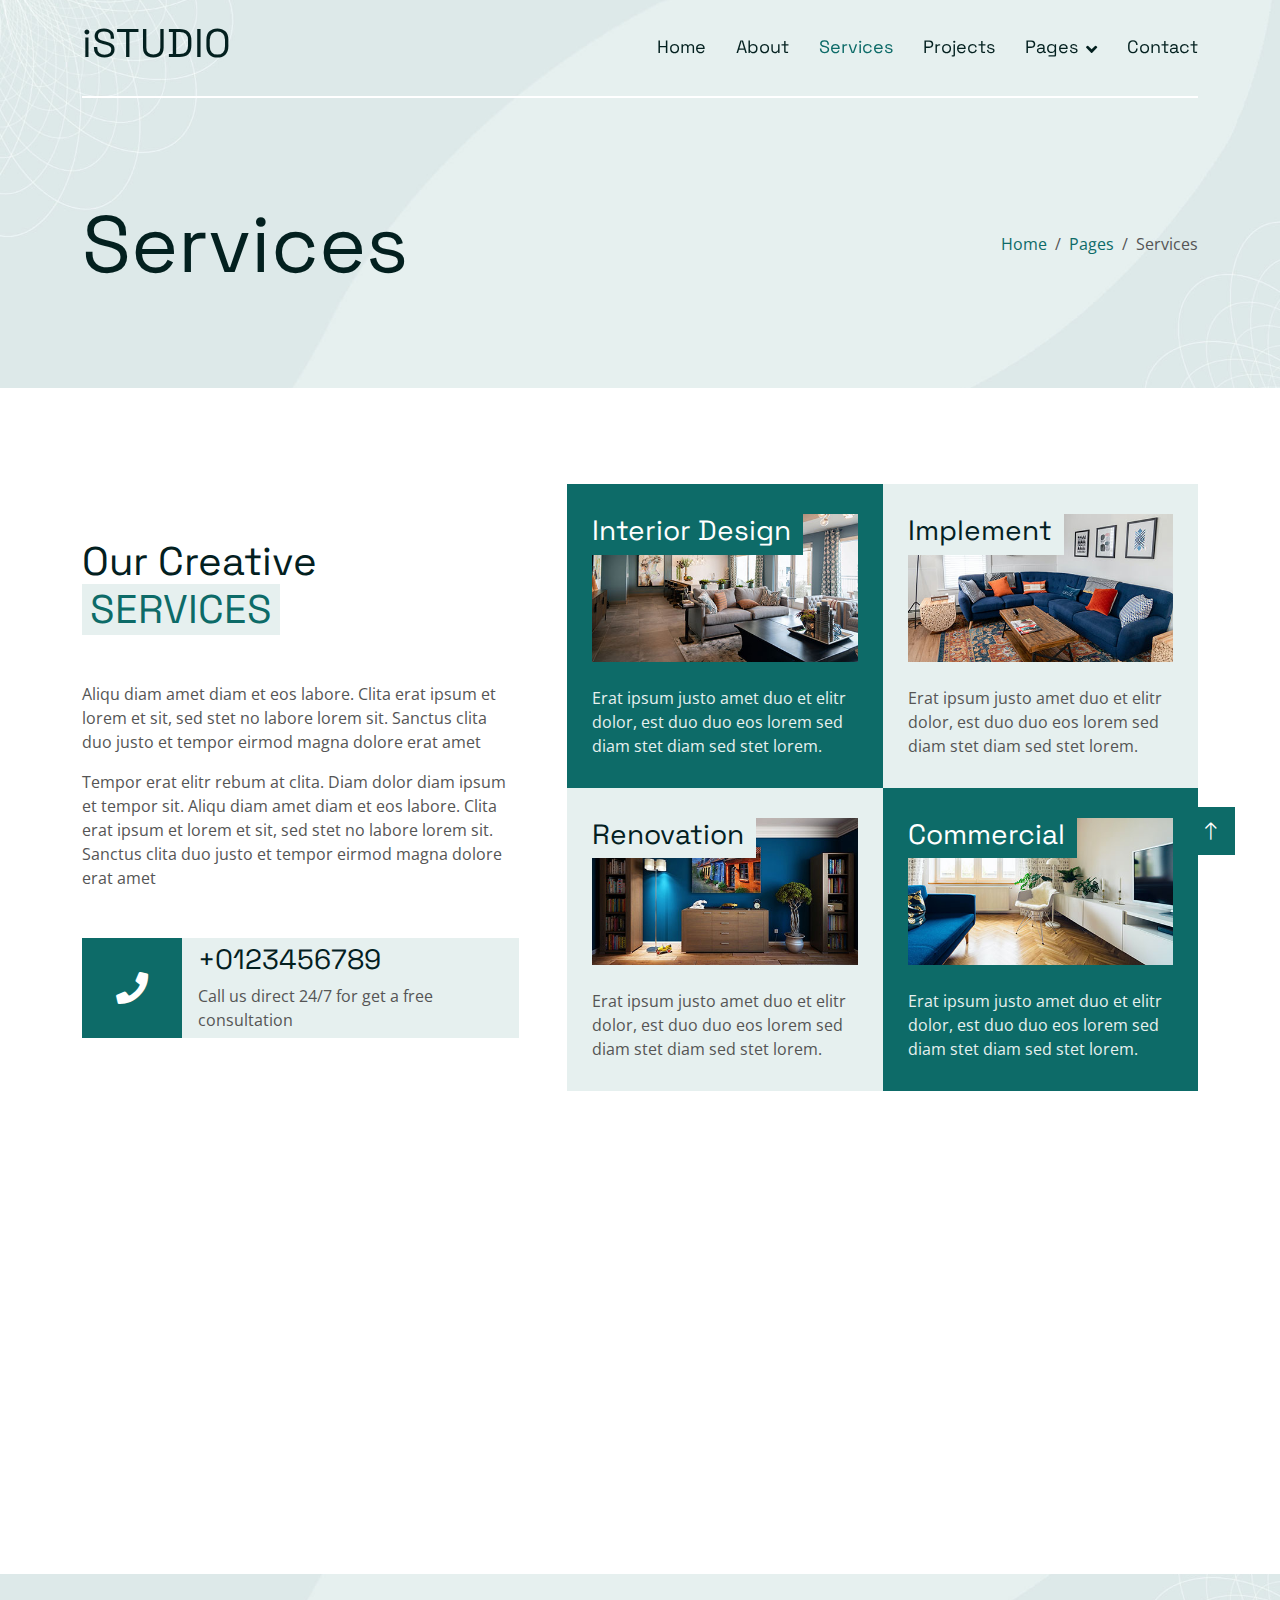
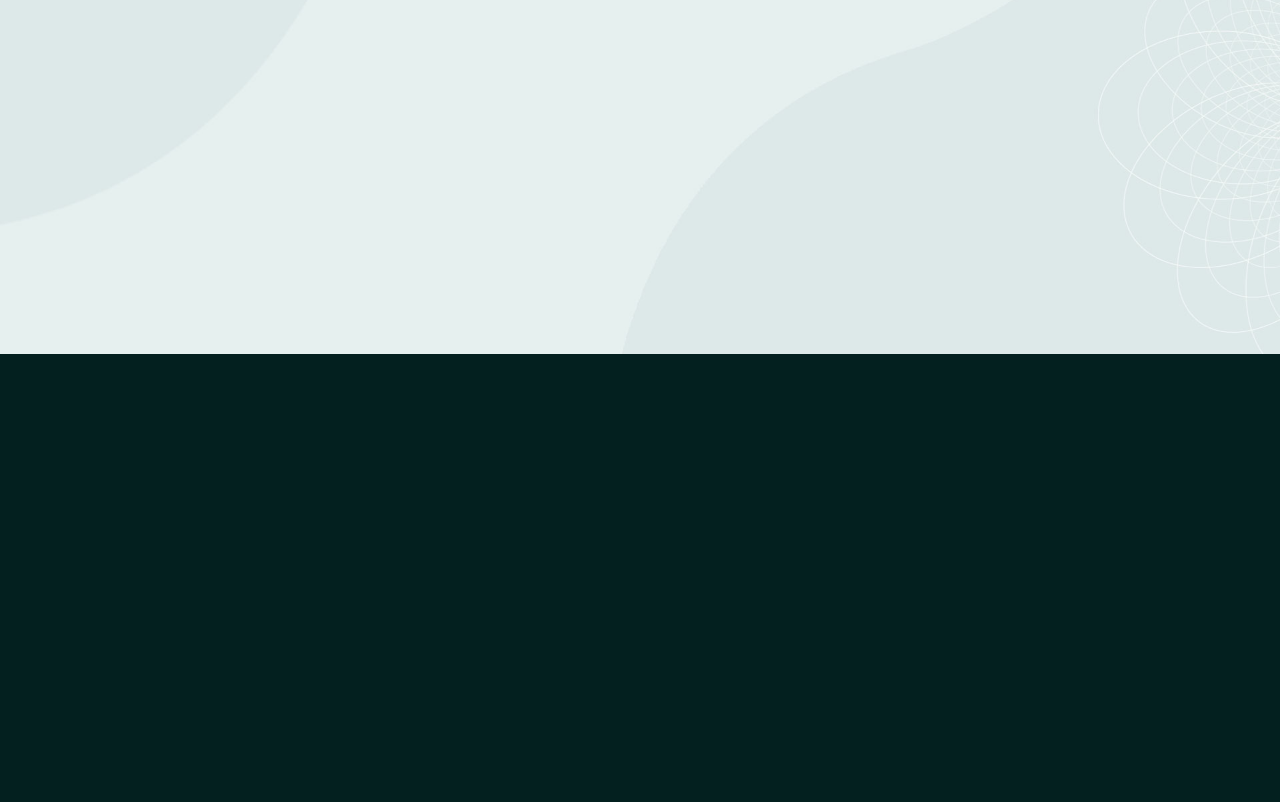
<file: service.html>
<!DOCTYPE html>
<html lang="en">

<head>
    <meta charset="utf-8">
    <title>iSTUDIO - Interior Design Website Template Free</title>
    <meta content="width=device-width, initial-scale=1.0" name="viewport">
    <meta content="" name="keywords">
    <meta content="" name="description">

    <!-- Favicon -->
    <link href="img/favicon.ico" rel="icon">

    <!-- Google Web Fonts -->
    <link rel="preconnect" href="https://fonts.googleapis.com">
    <link rel="preconnect" href="https://fonts.gstatic.com" crossorigin>
    <link href="https://fonts.googleapis.com/css2?family=Open+Sans&family=Space+Grotesk&display=swap" rel="stylesheet">

    <!-- Icon Font Stylesheet -->
    <link href="https://cdnjs.cloudflare.com/ajax/libs/font-awesome/5.10.0/css/all.min.css" rel="stylesheet">
    <link href="https://cdn.jsdelivr.net/npm/bootstrap-icons@1.4.1/font/bootstrap-icons.css" rel="stylesheet">

    <!-- Libraries Stylesheet -->
    <link href="lib/animate/animate.min.css" rel="stylesheet">
    <link href="lib/owlcarousel/assets/owl.carousel.min.css" rel="stylesheet">

    <!-- Customized Bootstrap Stylesheet -->
    <link href="css/bootstrap.min.css" rel="stylesheet">

    <!-- Template Stylesheet -->
    <link href="css/style.css" rel="stylesheet">
</head>

<body>
    <!-- Spinner Start -->
    <div id="spinner"
        class="show bg-white position-fixed translate-middle w-100 vh-100 top-50 start-50 d-flex align-items-center justify-content-center">
        <div class="spinner-grow text-primary" style="width: 3rem; height: 3rem;" role="status">
            <span class="sr-only">Loading...</span>
        </div>
    </div>
    <!-- Spinner End -->


    <!-- Navbar Start -->
    <div class="container-fluid sticky-top">
        <div class="container">
            <nav class="navbar navbar-expand-lg navbar-light border-bottom border-2 border-white">
                <a href="index.html" class="navbar-brand">
                    <h1>iSTUDIO</h1>
                </a>
                <button type="button" class="navbar-toggler ms-auto me-0" data-bs-toggle="collapse"
                    data-bs-target="#navbarCollapse">
                    <span class="navbar-toggler-icon"></span>
                </button>
                <div class="collapse navbar-collapse" id="navbarCollapse">
                    <div class="navbar-nav ms-auto">
                        <a href="index.html" class="nav-item nav-link">Home</a>
                        <a href="about.html" class="nav-item nav-link">About</a>
                        <a href="service.html" class="nav-item nav-link active">Services</a>
                        <a href="project.html" class="nav-item nav-link">Projects</a>
                        <div class="nav-item dropdown">
                            <a href="#" class="nav-link dropdown-toggle" data-bs-toggle="dropdown">Pages</a>
                            <div class="dropdown-menu bg-light mt-2">
                                <a href="feature.html" class="dropdown-item">Features</a>
                                <a href="team.html" class="dropdown-item">Our Team</a>
                                <a href="testimonial.html" class="dropdown-item">Testimonial</a>
                                <a href="404.html" class="dropdown-item">404 Page</a>
                            </div>
                        </div>
                        <a href="contact.html" class="nav-item nav-link">Contact</a>
                    </div>
                </div>
            </nav>
        </div>
    </div>
    <!-- Navbar End -->


    <!-- Hero Start -->
    <div class="container-fluid pb-5 bg-primary hero-header">
        <div class="container py-5">
            <div class="row g-3 align-items-center">
                <div class="col-lg-6 text-center text-lg-start">
                    <h1 class="display-1 mb-0 animated slideInLeft">Services</h1>
                </div>
                <div class="col-lg-6 animated slideInRight">
                    <nav aria-label="breadcrumb">
                        <ol class="breadcrumb justify-content-center justify-content-lg-end mb-0">
                            <li class="breadcrumb-item"><a class="text-primary" href="#">Home</a></li>
                            <li class="breadcrumb-item"><a class="text-primary" href="#">Pages</a></li>
                            <li class="breadcrumb-item text-secondary active" aria-current="page">Services</li>
                        </ol>
                    </nav>
                </div>
            </div>
        </div>
    </div>
    <!-- Hero End -->


    <!-- Service Start -->
    <div class="container-fluid py-5">
        <div class="container py-5">
            <div class="row g-5 align-items-center">
                <div class="col-lg-5 wow fadeIn" data-wow-delay="0.1s">
                    <h1 class="mb-5">Our Creative <span
                            class="text-uppercase text-primary bg-light px-2">Services</span></h1>
                    <p>Aliqu diam
                        amet diam et eos labore. Clita erat ipsum et lorem et sit, sed stet no labore lorem sit. Sanctus
                        clita duo justo et tempor eirmod magna dolore erat amet</p>
                    <p class="mb-5">Tempor erat elitr rebum at clita. Diam dolor diam ipsum et tempor sit. Aliqu diam
                        amet diam et eos labore. Clita erat ipsum et lorem et sit, sed stet no labore lorem sit. Sanctus
                        clita duo justo et tempor eirmod magna dolore erat amet</p>
                    <div class="d-flex align-items-center bg-light">
                        <div class="btn-square flex-shrink-0 bg-primary" style="width: 100px; height: 100px;">
                            <i class="fa fa-phone fa-2x text-white"></i>
                        </div>
                        <div class="px-3">
                            <h3>+0123456789</h3>
                            <span>Call us direct 24/7 for get a free consultation</span>
                        </div>
                    </div>
                </div>
                <div class="col-lg-7">
                    <div class="row g-0">
                        <div class="col-md-6 wow fadeIn" data-wow-delay="0.2s">
                            <div class="service-item h-100 d-flex flex-column justify-content-center bg-primary">
                                <a href="" class="service-img position-relative mb-4">
                                    <img class="img-fluid w-100" src="img/service-1.jpg" alt="">
                                    <h3>Interior Design</h3>
                                </a>
                                <p class="mb-0">Erat ipsum justo amet duo et elitr dolor, est duo duo eos lorem sed diam
                                    stet diam sed stet lorem.</p>
                            </div>
                        </div>
                        <div class="col-md-6 wow fadeIn" data-wow-delay="0.4s">
                            <div class="service-item h-100 d-flex flex-column justify-content-center bg-light">
                                <a href="" class="service-img position-relative mb-4">
                                    <img class="img-fluid w-100" src="img/service-2.jpg" alt="">
                                    <h3>Implement</h3>
                                </a>
                                <p class="mb-0">Erat ipsum justo amet duo et elitr dolor, est duo duo eos lorem sed diam
                                    stet diam sed stet lorem.</p>
                            </div>
                        </div>
                        <div class="col-md-6 wow fadeIn" data-wow-delay="0.6s">
                            <div class="service-item h-100 d-flex flex-column justify-content-center bg-light">
                                <a href="" class="service-img position-relative mb-4">
                                    <img class="img-fluid w-100" src="img/service-3.jpg" alt="">
                                    <h3>Renovation</h3>
                                </a>
                                <p class="mb-0">Erat ipsum justo amet duo et elitr dolor, est duo duo eos lorem sed diam
                                    stet diam sed stet lorem.</p>
                            </div>
                        </div>
                        <div class="col-md-6 wow fadeIn" data-wow-delay="0.8s">
                            <div class="service-item h-100 d-flex flex-column justify-content-center bg-primary">
                                <a href="" class="service-img position-relative mb-4">
                                    <img class="img-fluid w-100" src="img/service-4.jpg" alt="">
                                    <h3>Commercial</h3>
                                </a>
                                <p class="mb-0">Erat ipsum justo amet duo et elitr dolor, est duo duo eos lorem sed diam
                                    stet diam sed stet lorem.</p>
                            </div>
                        </div>
                    </div>
                </div>
            </div>
        </div>
    </div>
    <!-- Service End -->


    <!-- Testimonial Start -->
    <div class="container-xxl pb-5">
        <div class="container pb-5">
            <div class="row justify-content-center">
                <div class="col-md-12 col-lg-9">
                    <div class="owl-carousel testimonial-carousel wow fadeIn" data-wow-delay="0.2s">
                        <div class="testimonial-item">
                            <div class="row g-5 align-items-center">
                                <div class="col-md-6">
                                    <div class="testimonial-img">
                                        <img class="img-fluid" src="img/testimonial-1.jpg" alt="">
                                    </div>
                                </div>
                                <div class="col-md-6">
                                    <div class="testimonial-text pb-5 pb-md-0">
                                        <h3>Sustainable Material</h3>
                                        <p>Aliqu diam amet diam et eos labore. Clita erat ipsum et lorem et sit, sed
                                            stet no labore lorem sit. Sanctus clita duo justo et tempor eirmod magna
                                            dolore erat
                                            amet</p>
                                        <h5 class="mb-0">Boris Johnson</h5>
                                    </div>
                                </div>
                            </div>
                        </div>
                        <div class="testimonial-item">
                            <div class="row g-5 align-items-center">
                                <div class="col-md-6">
                                    <div class="testimonial-img">
                                        <img class="img-fluid" src="img/testimonial-2.jpg" alt="">
                                    </div>
                                </div>
                                <div class="col-md-6">
                                    <div class="testimonial-text pb-5 pb-md-0">
                                        <h3>Customer Satisfaction</h3>
                                        <p>Clita erat ipsum et lorem et sit, sed
                                            stet no labore lorem sit. Sanctus clita duo justo et tempor eirmod magna
                                            dolore erat
                                            amet</p>
                                        <h5 class="mb-0">Alexander Bell</h5>
                                    </div>
                                </div>
                            </div>
                        </div>
                        <div class="testimonial-item">
                            <div class="row g-5 align-items-center">
                                <div class="col-md-6">
                                    <div class="testimonial-img">
                                        <img class="img-fluid" src="img/testimonial-3.jpg" alt="">
                                    </div>
                                </div>
                                <div class="col-md-6">
                                    <div class="testimonial-text pb-5 pb-md-0">
                                        <h3>Budget Friendly</h3>
                                        <p>Diam amet diam et eos labore. Clita erat ipsum et lorem et sit, sed
                                            stet no labore lorem sit. Sanctus clita duo justo et tempor eirmod magna
                                            dolore erat
                                            amet</p>
                                        <h5 class="mb-0">Bradley Gordon</h5>
                                    </div>
                                </div>
                            </div>
                        </div>
                    </div>
                </div>
            </div>
        </div>
    </div>
    <!-- Testimonial End -->


    <!-- Newsletter Start -->
    <div class="container-fluid bg-primary newsletter p-0">
        <div class="container p-0">
            <div class="row g-0 align-items-center">
                <div class="col-md-5 ps-lg-0 text-start wow fadeIn" data-wow-delay="0.2s">
                    <img class="img-fluid w-100" src="img/newsletter.jpg" alt="">
                </div>
                <div class="col-md-7 py-5 newsletter-text wow fadeIn" data-wow-delay="0.5s">
                    <div class="p-5">
                        <h1 class="mb-5">Subscribe the <span class="text-uppercase text-primary bg-white px-2">Newsletter</span></h1>
                        <div class="position-relative w-100 mb-2">
                            <input class="form-control border-0 w-100 ps-4 pe-5" type="text"
                                placeholder="Enter Your Email" style="height: 60px;">
                            <button type="button" class="btn shadow-none position-absolute top-0 end-0 mt-2 me-2"><i
                                    class="fa fa-paper-plane text-primary fs-4"></i></button>
                        </div>
                        <p class="mb-0">Diam sed sed dolor stet amet eirmod</p>
                    </div>
                </div>
            </div>
        </div>
    </div>
    <!-- Newsletter End -->


    <!-- Footer Start -->
    <div class="container-fluid bg-dark text-white-50 footer pt-5">
        <div class="container py-5">
            <div class="row g-5">
                <div class="col-md-6 col-lg-3 wow fadeIn" data-wow-delay="0.1s">
                    <a href="index.html" class="d-inline-block mb-3">
                        <h1 class="text-white">iSTUDIO</h1>
                    </a>
                    <p class="mb-4">Tempor erat elitr rebum at clita. Diam dolor diam ipsum et tempor sit. Aliqu diam amet diam et eos labore.</p>
                    <a class="btn btn-primary border-2 px-4" href="https://htmlcodex.com/downloading/?item=3587">Buy Pro Version</a>
                </div>
                <div class="col-md-6 col-lg-3 wow fadeIn" data-wow-delay="0.3s">
                    <h5 class="text-white mb-4">Get In Touch</h5>
                    <p><i class="fa fa-map-marker-alt me-3"></i>123 Street, New York, USA</p>
                    <p><i class="fa fa-phone-alt me-3"></i>+012 345 67890</p>
                    <p><i class="fa fa-envelope me-3"></i>info@example.com</p>
                    <div class="d-flex pt-2">
                        <a class="btn btn-outline-primary btn-square border-2 me-2" href=""><i class="fab fa-twitter"></i></a>
                        <a class="btn btn-outline-primary btn-square border-2 me-2" href=""><i class="fab fa-facebook-f"></i></a>
                        <a class="btn btn-outline-primary btn-square border-2 me-2" href=""><i class="fab fa-youtube"></i></a>
                        <a class="btn btn-outline-primary btn-square border-2 me-2" href=""><i class="fab fa-instagram"></i></a>
                        <a class="btn btn-outline-primary btn-square border-2 me-2" href=""><i class="fab fa-linkedin-in"></i></a>
                    </div>
                </div>
                <div class="col-md-6 col-lg-3 wow fadeIn" data-wow-delay="0.5s">
                    <h5 class="text-white mb-4">Popular Link</h5>
                    <a class="btn btn-link" href="">About Us</a>
                    <a class="btn btn-link" href="">Contact Us</a>
                    <a class="btn btn-link" href="">Privacy Policy</a>
                    <a class="btn btn-link" href="">Terms & Condition</a>
                    <a class="btn btn-link" href="">Career</a>
                </div>
                <div class="col-md-6 col-lg-3 wow fadeIn" data-wow-delay="0.7s">
                    <h5 class="text-white mb-4">Our Services</h5>
                    <a class="btn btn-link" href="">Interior Design</a>
                    <a class="btn btn-link" href="">Project Planning</a>
                    <a class="btn btn-link" href="">Renovation</a>
                    <a class="btn btn-link" href="">Implement</a>
                    <a class="btn btn-link" href="">Landscape Design</a>
                </div>
            </div>
        </div>
        <div class="container wow fadeIn" data-wow-delay="0.1s">
            <div class="copyright">
                <div class="row">
                    <div class="col-md-6 text-center text-md-start mb-3 mb-md-0">
                        &copy; <a class="border-bottom" href="#">Your Site Name</a>, All Right Reserved.

                        <!--/*** The author’s attribution link must remain intact in the template. ***/-->
                        <!--/*** If you wish to remove this credit link, please purchase the Pro Version . ***/-->
                        Designed By <a class="border-bottom" href="https://htmlcodex.com">HTML Codex</a>
                    </div>
                    <div class="col-md-6 text-center text-md-end">
                        <div class="footer-menu">
                            <a href="">Home</a>
                            <a href="">Cookies</a>
                            <a href="">Help</a>
                            <a href="">FAQs</a>
                        </div>
                    </div>
                </div>
            </div>
        </div>
    </div>
    <!-- Footer End -->


    <!-- Back to Top -->
    <a href="#" class="btn btn-lg btn-primary btn-lg-square back-to-top"><i class="bi bi-arrow-up"></i></a>


    <!-- JavaScript Libraries -->
    <script src="https://ajax.googleapis.com/ajax/libs/jquery/3.6.1/jquery.min.js"></script>
    <script src="https://cdn.jsdelivr.net/npm/bootstrap@5.0.0/dist/js/bootstrap.bundle.min.js"></script>
    <script src="lib/wow/wow.min.js"></script>
    <script src="lib/easing/easing.min.js"></script>
    <script src="lib/waypoints/waypoints.min.js"></script>
    <script src="lib/owlcarousel/owl.carousel.min.js"></script>

    <!-- Template Javascript -->
    <script src="js/main.js"></script>
</body>

</html>
</file>
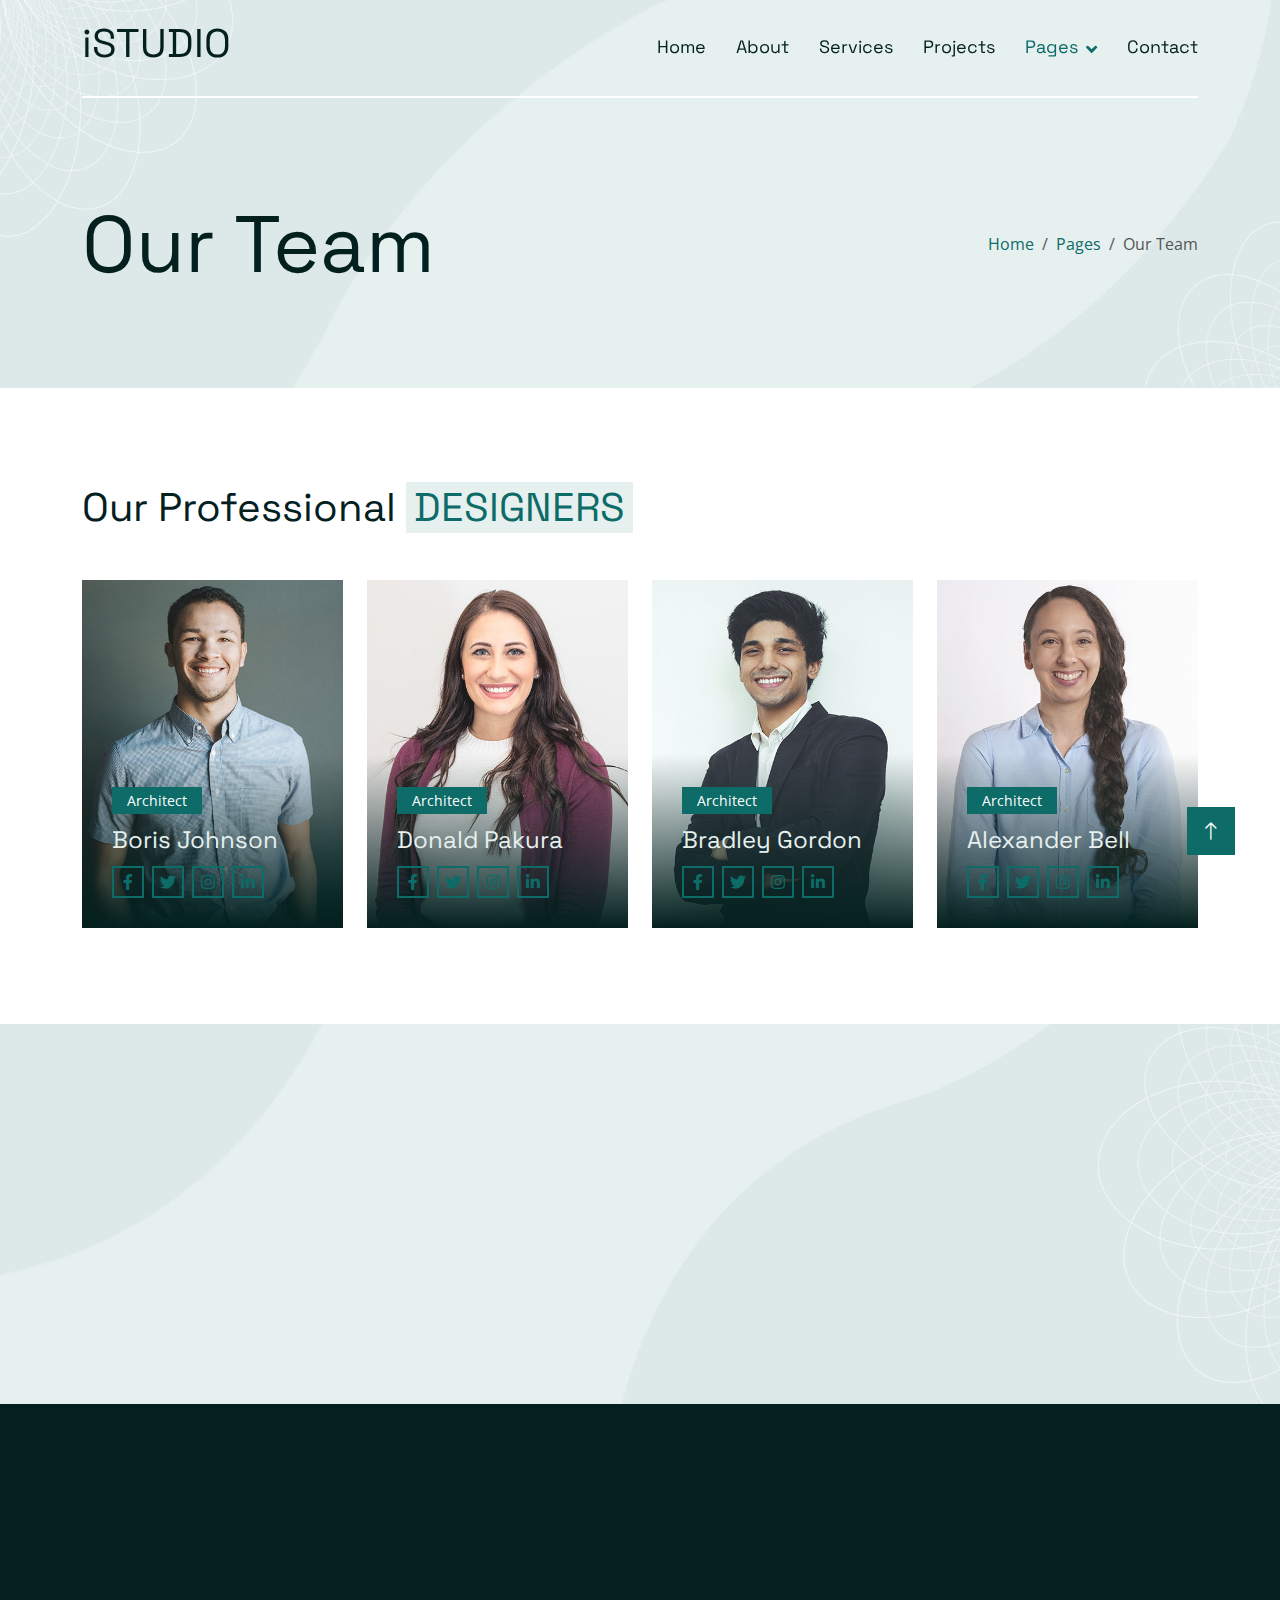
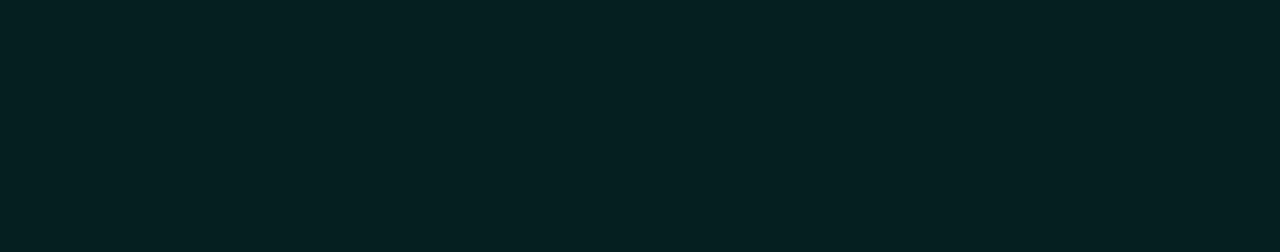
<file: team.html>
<!DOCTYPE html>
<html lang="en">

<head>
    <meta charset="utf-8">
    <title>iSTUDIO - Interior Design Website Template Free</title>
    <meta content="width=device-width, initial-scale=1.0" name="viewport">
    <meta content="" name="keywords">
    <meta content="" name="description">

    <!-- Favicon -->
    <link href="img/favicon.ico" rel="icon">

    <!-- Google Web Fonts -->
    <link rel="preconnect" href="https://fonts.googleapis.com">
    <link rel="preconnect" href="https://fonts.gstatic.com" crossorigin>
    <link href="https://fonts.googleapis.com/css2?family=Open+Sans&family=Space+Grotesk&display=swap" rel="stylesheet">

    <!-- Icon Font Stylesheet -->
    <link href="https://cdnjs.cloudflare.com/ajax/libs/font-awesome/5.10.0/css/all.min.css" rel="stylesheet">
    <link href="https://cdn.jsdelivr.net/npm/bootstrap-icons@1.4.1/font/bootstrap-icons.css" rel="stylesheet">

    <!-- Libraries Stylesheet -->
    <link href="lib/animate/animate.min.css" rel="stylesheet">
    <link href="lib/owlcarousel/assets/owl.carousel.min.css" rel="stylesheet">

    <!-- Customized Bootstrap Stylesheet -->
    <link href="css/bootstrap.min.css" rel="stylesheet">

    <!-- Template Stylesheet -->
    <link href="css/style.css" rel="stylesheet">
</head>

<body>
    <!-- Spinner Start -->
    <div id="spinner"
        class="show bg-white position-fixed translate-middle w-100 vh-100 top-50 start-50 d-flex align-items-center justify-content-center">
        <div class="spinner-grow text-primary" style="width: 3rem; height: 3rem;" role="status">
            <span class="sr-only">Loading...</span>
        </div>
    </div>
    <!-- Spinner End -->


    <!-- Navbar Start -->
    <div class="container-fluid sticky-top">
        <div class="container">
            <nav class="navbar navbar-expand-lg navbar-light border-bottom border-2 border-white">
                <a href="index.html" class="navbar-brand">
                    <h1>iSTUDIO</h1>
                </a>
                <button type="button" class="navbar-toggler ms-auto me-0" data-bs-toggle="collapse"
                    data-bs-target="#navbarCollapse">
                    <span class="navbar-toggler-icon"></span>
                </button>
                <div class="collapse navbar-collapse" id="navbarCollapse">
                    <div class="navbar-nav ms-auto">
                        <a href="index.html" class="nav-item nav-link">Home</a>
                        <a href="about.html" class="nav-item nav-link">About</a>
                        <a href="service.html" class="nav-item nav-link">Services</a>
                        <a href="project.html" class="nav-item nav-link">Projects</a>
                        <div class="nav-item dropdown">
                            <a href="#" class="nav-link dropdown-toggle active" data-bs-toggle="dropdown">Pages</a>
                            <div class="dropdown-menu bg-light mt-2">
                                <a href="feature.html" class="dropdown-item">Features</a>
                                <a href="team.html" class="dropdown-item active">Our Team</a>
                                <a href="testimonial.html" class="dropdown-item">Testimonial</a>
                                <a href="404.html" class="dropdown-item">404 Page</a>
                            </div>
                        </div>
                        <a href="contact.html" class="nav-item nav-link">Contact</a>
                    </div>
                </div>
            </nav>
        </div>
    </div>
    <!-- Navbar End -->


    <!-- Hero Start -->
    <div class="container-fluid pb-5 bg-primary hero-header">
        <div class="container py-5">
            <div class="row g-3 align-items-center">
                <div class="col-lg-6 text-center text-lg-start">
                    <h1 class="display-1 mb-0 animated slideInLeft">Our Team</h1>
                </div>
                <div class="col-lg-6 animated slideInRight">
                    <nav aria-label="breadcrumb">
                        <ol class="breadcrumb justify-content-center justify-content-lg-end mb-0">
                            <li class="breadcrumb-item"><a class="text-primary" href="#">Home</a></li>
                            <li class="breadcrumb-item"><a class="text-primary" href="#">Pages</a></li>
                            <li class="breadcrumb-item text-secondary active" aria-current="page">Our Team</li>
                        </ol>
                    </nav>
                </div>
            </div>
        </div>
    </div>
    <!-- Hero End -->


    <!-- Team Start -->
    <div class="container-fluid py-5">
        <div class="container py-5">
            <h1 class="mb-5">Our Professional <span class="text-uppercase text-primary bg-light px-2">Designers</span>
            </h1>
            <div class="row g-4">
                <div class="col-md-6 col-lg-3 wow fadeIn" data-wow-delay="0.1s">
                    <div class="team-item position-relative overflow-hidden">
                        <img class="img-fluid w-100" src="img/team-1.jpg" alt="">
                        <div class="team-overlay">
                            <small class="mb-2">Architect</small>
                            <h4 class="lh-base text-light">Boris Johnson</h4>
                            <div class="d-flex justify-content-center">
                                <a class="btn btn-outline-primary btn-sm-square border-2 me-2" href="">
                                    <i class="fab fa-facebook-f"></i>
                                </a>
                                <a class="btn btn-outline-primary btn-sm-square border-2 me-2" href="">
                                    <i class="fab fa-twitter"></i>
                                </a>
                                <a class="btn btn-outline-primary btn-sm-square border-2 me-2" href="">
                                    <i class="fab fa-instagram"></i>
                                </a>
                                <a class="btn btn-outline-primary btn-sm-square border-2 me-2" href="">
                                    <i class="fab fa-linkedin-in"></i>
                                </a>
                            </div>
                        </div>
                    </div>
                </div>
                <div class="col-md-6 col-lg-3 wow fadeIn" data-wow-delay="0.3s">
                    <div class="team-item position-relative overflow-hidden">
                        <img class="img-fluid w-100" src="img/team-2.jpg" alt="">
                        <div class="team-overlay">
                            <small class="mb-2">Architect</small>
                            <h4 class="lh-base text-light">Donald Pakura</h4>
                            <div class="d-flex justify-content-center">
                                <a class="btn btn-outline-primary btn-sm-square border-2 me-2" href="">
                                    <i class="fab fa-facebook-f"></i>
                                </a>
                                <a class="btn btn-outline-primary btn-sm-square border-2 me-2" href="">
                                    <i class="fab fa-twitter"></i>
                                </a>
                                <a class="btn btn-outline-primary btn-sm-square border-2 me-2" href="">
                                    <i class="fab fa-instagram"></i>
                                </a>
                                <a class="btn btn-outline-primary btn-sm-square border-2 me-2" href="">
                                    <i class="fab fa-linkedin-in"></i>
                                </a>
                            </div>
                        </div>
                    </div>
                </div>
                <div class="col-md-6 col-lg-3 wow fadeIn" data-wow-delay="0.5s">
                    <div class="team-item position-relative overflow-hidden">
                        <img class="img-fluid w-100" src="img/team-3.jpg" alt="">
                        <div class="team-overlay">
                            <small class="mb-2">Architect</small>
                            <h4 class="lh-base text-light">Bradley Gordon</h4>
                            <div class="d-flex justify-content-center">
                                <a class="btn btn-outline-primary btn-sm-square border-2 me-2" href="">
                                    <i class="fab fa-facebook-f"></i>
                                </a>
                                <a class="btn btn-outline-primary btn-sm-square border-2 me-2" href="">
                                    <i class="fab fa-twitter"></i>
                                </a>
                                <a class="btn btn-outline-primary btn-sm-square border-2 me-2" href="">
                                    <i class="fab fa-instagram"></i>
                                </a>
                                <a class="btn btn-outline-primary btn-sm-square border-2 me-2" href="">
                                    <i class="fab fa-linkedin-in"></i>
                                </a>
                            </div>
                        </div>
                    </div>
                </div>
                <div class="col-md-6 col-lg-3 wow fadeIn" data-wow-delay="0.7s">
                    <div class="team-item position-relative overflow-hidden">
                        <img class="img-fluid w-100" src="img/team-4.jpg" alt="">
                        <div class="team-overlay">
                            <small class="mb-2">Architect</small>
                            <h4 class="lh-base text-light">Alexander Bell</h4>
                            <div class="d-flex justify-content-center">
                                <a class="btn btn-outline-primary btn-sm-square border-2 me-2" href="">
                                    <i class="fab fa-facebook-f"></i>
                                </a>
                                <a class="btn btn-outline-primary btn-sm-square border-2 me-2" href="">
                                    <i class="fab fa-twitter"></i>
                                </a>
                                <a class="btn btn-outline-primary btn-sm-square border-2 me-2" href="">
                                    <i class="fab fa-instagram"></i>
                                </a>
                                <a class="btn btn-outline-primary btn-sm-square border-2 me-2" href="">
                                    <i class="fab fa-linkedin-in"></i>
                                </a>
                            </div>
                        </div>
                    </div>
                </div>
            </div>
        </div>
    </div>
    <!-- Team End -->


    <!-- Newsletter Start -->
    <div class="container-fluid bg-primary newsletter p-0">
        <div class="container p-0">
            <div class="row g-0 align-items-center">
                <div class="col-md-5 ps-lg-0 text-start wow fadeIn" data-wow-delay="0.2s">
                    <img class="img-fluid w-100" src="img/newsletter.jpg" alt="">
                </div>
                <div class="col-md-7 py-5 newsletter-text wow fadeIn" data-wow-delay="0.5s">
                    <div class="p-5">
                        <h1 class="mb-5">Subscribe the <span class="text-uppercase text-primary bg-white px-2">Newsletter</span></h1>
                        <div class="position-relative w-100 mb-2">
                            <input class="form-control border-0 w-100 ps-4 pe-5" type="text"
                                placeholder="Enter Your Email" style="height: 60px;">
                            <button type="button" class="btn shadow-none position-absolute top-0 end-0 mt-2 me-2"><i
                                    class="fa fa-paper-plane text-primary fs-4"></i></button>
                        </div>
                        <p class="mb-0">Diam sed sed dolor stet amet eirmod</p>
                    </div>
                </div>
            </div>
        </div>
    </div>
    <!-- Newsletter End -->


    <!-- Footer Start -->
    <div class="container-fluid bg-dark text-white-50 footer pt-5">
        <div class="container py-5">
            <div class="row g-5">
                <div class="col-md-6 col-lg-3 wow fadeIn" data-wow-delay="0.1s">
                    <a href="index.html" class="d-inline-block mb-3">
                        <h1 class="text-white">iSTUDIO</h1>
                    </a>
                    <p class="mb-4">Tempor erat elitr rebum at clita. Diam dolor diam ipsum et tempor sit. Aliqu diam amet diam et eos labore.</p>
                    <a class="btn btn-primary border-2 px-4" href="https://htmlcodex.com/downloading/?item=3587">Buy Pro Version</a>
                </div>
                <div class="col-md-6 col-lg-3 wow fadeIn" data-wow-delay="0.3s">
                    <h5 class="text-white mb-4">Get In Touch</h5>
                    <p><i class="fa fa-map-marker-alt me-3"></i>123 Street, New York, USA</p>
                    <p><i class="fa fa-phone-alt me-3"></i>+012 345 67890</p>
                    <p><i class="fa fa-envelope me-3"></i>info@example.com</p>
                    <div class="d-flex pt-2">
                        <a class="btn btn-outline-primary btn-square border-2 me-2" href=""><i class="fab fa-twitter"></i></a>
                        <a class="btn btn-outline-primary btn-square border-2 me-2" href=""><i class="fab fa-facebook-f"></i></a>
                        <a class="btn btn-outline-primary btn-square border-2 me-2" href=""><i class="fab fa-youtube"></i></a>
                        <a class="btn btn-outline-primary btn-square border-2 me-2" href=""><i class="fab fa-instagram"></i></a>
                        <a class="btn btn-outline-primary btn-square border-2 me-2" href=""><i class="fab fa-linkedin-in"></i></a>
                    </div>
                </div>
                <div class="col-md-6 col-lg-3 wow fadeIn" data-wow-delay="0.5s">
                    <h5 class="text-white mb-4">Popular Link</h5>
                    <a class="btn btn-link" href="">About Us</a>
                    <a class="btn btn-link" href="">Contact Us</a>
                    <a class="btn btn-link" href="">Privacy Policy</a>
                    <a class="btn btn-link" href="">Terms & Condition</a>
                    <a class="btn btn-link" href="">Career</a>
                </div>
                <div class="col-md-6 col-lg-3 wow fadeIn" data-wow-delay="0.7s">
                    <h5 class="text-white mb-4">Our Services</h5>
                    <a class="btn btn-link" href="">Interior Design</a>
                    <a class="btn btn-link" href="">Project Planning</a>
                    <a class="btn btn-link" href="">Renovation</a>
                    <a class="btn btn-link" href="">Implement</a>
                    <a class="btn btn-link" href="">Landscape Design</a>
                </div>
            </div>
        </div>
        <div class="container wow fadeIn" data-wow-delay="0.1s">
            <div class="copyright">
                <div class="row">
                    <div class="col-md-6 text-center text-md-start mb-3 mb-md-0">
                        &copy; <a class="border-bottom" href="#">Your Site Name</a>, All Right Reserved.

                        <!--/*** The author’s attribution link must remain intact in the template. ***/-->
                        <!--/*** If you wish to remove this credit link, please purchase the Pro Version . ***/-->
                        Designed By <a class="border-bottom" href="https://htmlcodex.com">HTML Codex</a>
                    </div>
                    <div class="col-md-6 text-center text-md-end">
                        <div class="footer-menu">
                            <a href="">Home</a>
                            <a href="">Cookies</a>
                            <a href="">Help</a>
                            <a href="">FAQs</a>
                        </div>
                    </div>
                </div>
            </div>
        </div>
    </div>
    <!-- Footer End -->


    <!-- Back to Top -->
    <a href="#" class="btn btn-lg btn-primary btn-lg-square back-to-top"><i class="bi bi-arrow-up"></i></a>


    <!-- JavaScript Libraries -->
    <script src="https://ajax.googleapis.com/ajax/libs/jquery/3.6.1/jquery.min.js"></script>
    <script src="https://cdn.jsdelivr.net/npm/bootstrap@5.0.0/dist/js/bootstrap.bundle.min.js"></script>
    <script src="lib/wow/wow.min.js"></script>
    <script src="lib/easing/easing.min.js"></script>
    <script src="lib/waypoints/waypoints.min.js"></script>
    <script src="lib/owlcarousel/owl.carousel.min.js"></script>

    <!-- Template Javascript -->
    <script src="js/main.js"></script>
</body>

</html>
</file>
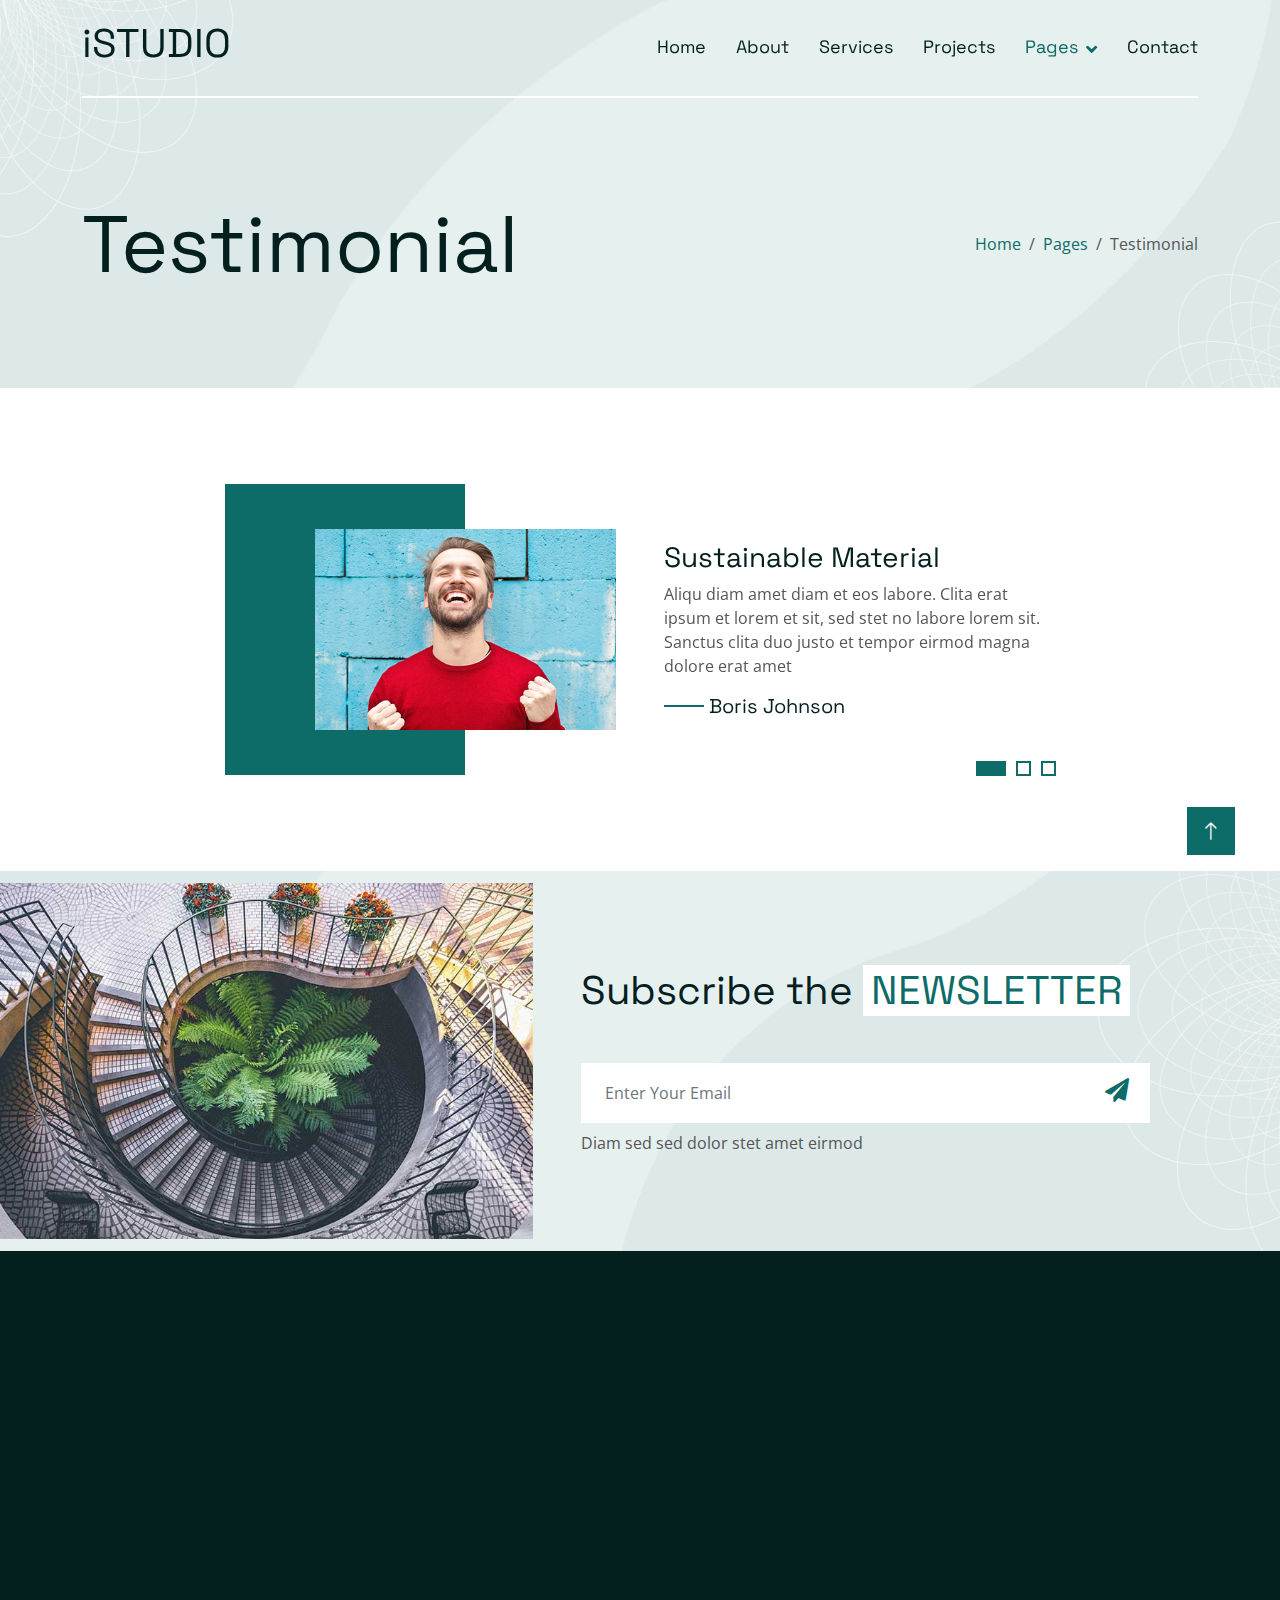
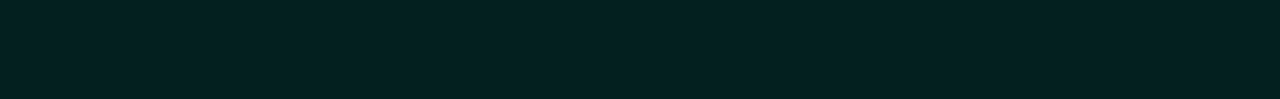
<file: testimonial.html>
<!DOCTYPE html>
<html lang="en">

<head>
    <meta charset="utf-8">
    <title>iSTUDIO - Interior Design Website Template Free</title>
    <meta content="width=device-width, initial-scale=1.0" name="viewport">
    <meta content="" name="keywords">
    <meta content="" name="description">

    <!-- Favicon -->
    <link href="img/favicon.ico" rel="icon">

    <!-- Google Web Fonts -->
    <link rel="preconnect" href="https://fonts.googleapis.com">
    <link rel="preconnect" href="https://fonts.gstatic.com" crossorigin>
    <link href="https://fonts.googleapis.com/css2?family=Open+Sans&family=Space+Grotesk&display=swap" rel="stylesheet">

    <!-- Icon Font Stylesheet -->
    <link href="https://cdnjs.cloudflare.com/ajax/libs/font-awesome/5.10.0/css/all.min.css" rel="stylesheet">
    <link href="https://cdn.jsdelivr.net/npm/bootstrap-icons@1.4.1/font/bootstrap-icons.css" rel="stylesheet">

    <!-- Libraries Stylesheet -->
    <link href="lib/animate/animate.min.css" rel="stylesheet">
    <link href="lib/owlcarousel/assets/owl.carousel.min.css" rel="stylesheet">

    <!-- Customized Bootstrap Stylesheet -->
    <link href="css/bootstrap.min.css" rel="stylesheet">

    <!-- Template Stylesheet -->
    <link href="css/style.css" rel="stylesheet">
</head>

<body>
    <!-- Spinner Start -->
    <div id="spinner"
        class="show bg-white position-fixed translate-middle w-100 vh-100 top-50 start-50 d-flex align-items-center justify-content-center">
        <div class="spinner-grow text-primary" style="width: 3rem; height: 3rem;" role="status">
            <span class="sr-only">Loading...</span>
        </div>
    </div>
    <!-- Spinner End -->


    <!-- Navbar Start -->
    <div class="container-fluid sticky-top">
        <div class="container">
            <nav class="navbar navbar-expand-lg navbar-light border-bottom border-2 border-white">
                <a href="index.html" class="navbar-brand">
                    <h1>iSTUDIO</h1>
                </a>
                <button type="button" class="navbar-toggler ms-auto me-0" data-bs-toggle="collapse"
                    data-bs-target="#navbarCollapse">
                    <span class="navbar-toggler-icon"></span>
                </button>
                <div class="collapse navbar-collapse" id="navbarCollapse">
                    <div class="navbar-nav ms-auto">
                        <a href="index.html" class="nav-item nav-link">Home</a>
                        <a href="about.html" class="nav-item nav-link">About</a>
                        <a href="service.html" class="nav-item nav-link">Services</a>
                        <a href="project.html" class="nav-item nav-link">Projects</a>
                        <div class="nav-item dropdown">
                            <a href="#" class="nav-link dropdown-toggle active" data-bs-toggle="dropdown">Pages</a>
                            <div class="dropdown-menu bg-light mt-2">
                                <a href="feature.html" class="dropdown-item">Features</a>
                                <a href="team.html" class="dropdown-item">Our Team</a>
                                <a href="testimonial.html" class="dropdown-item active">Testimonial</a>
                                <a href="404.html" class="dropdown-item">404 Page</a>
                            </div>
                        </div>
                        <a href="contact.html" class="nav-item nav-link">Contact</a>
                    </div>
                </div>
            </nav>
        </div>
    </div>
    <!-- Navbar End -->


    <!-- Hero Start -->
    <div class="container-fluid pb-5 bg-primary hero-header">
        <div class="container py-5">
            <div class="row g-3 align-items-center">
                <div class="col-lg-6 text-center text-lg-start">
                    <h1 class="display-1 mb-0 animated slideInLeft">Testimonial</h1>
                </div>
                <div class="col-lg-6 animated slideInRight">
                    <nav aria-label="breadcrumb">
                        <ol class="breadcrumb justify-content-center justify-content-lg-end mb-0">
                            <li class="breadcrumb-item"><a class="text-primary" href="#">Home</a></li>
                            <li class="breadcrumb-item"><a class="text-primary" href="#">Pages</a></li>
                            <li class="breadcrumb-item text-secondary active" aria-current="page">Testimonial</li>
                        </ol>
                    </nav>
                </div>
            </div>
        </div>
    </div>
    <!-- Hero End -->


    <!-- Testimonial Start -->
    <div class="container-xxl py-5">
        <div class="container py-5">
            <div class="row justify-content-center">
                <div class="col-md-12 col-lg-9">
                    <div class="owl-carousel testimonial-carousel wow fadeIn" data-wow-delay="0.2s">
                        <div class="testimonial-item">
                            <div class="row g-5 align-items-center">
                                <div class="col-md-6">
                                    <div class="testimonial-img">
                                        <img class="img-fluid" src="img/testimonial-1.jpg" alt="">
                                    </div>
                                </div>
                                <div class="col-md-6">
                                    <div class="testimonial-text pb-5 pb-md-0">
                                        <h3>Sustainable Material</h3>
                                        <p>Aliqu diam amet diam et eos labore. Clita erat ipsum et lorem et sit, sed
                                            stet no labore lorem sit. Sanctus clita duo justo et tempor eirmod magna
                                            dolore erat
                                            amet</p>
                                        <h5 class="mb-0">Boris Johnson</h5>
                                    </div>
                                </div>
                            </div>
                        </div>
                        <div class="testimonial-item">
                            <div class="row g-5 align-items-center">
                                <div class="col-md-6">
                                    <div class="testimonial-img">
                                        <img class="img-fluid" src="img/testimonial-2.jpg" alt="">
                                    </div>
                                </div>
                                <div class="col-md-6">
                                    <div class="testimonial-text pb-5 pb-md-0">
                                        <h3>Customer Satisfaction</h3>
                                        <p>Clita erat ipsum et lorem et sit, sed
                                            stet no labore lorem sit. Sanctus clita duo justo et tempor eirmod magna
                                            dolore erat
                                            amet</p>
                                        <h5 class="mb-0">Alexander Bell</h5>
                                    </div>
                                </div>
                            </div>
                        </div>
                        <div class="testimonial-item">
                            <div class="row g-5 align-items-center">
                                <div class="col-md-6">
                                    <div class="testimonial-img">
                                        <img class="img-fluid" src="img/testimonial-3.jpg" alt="">
                                    </div>
                                </div>
                                <div class="col-md-6">
                                    <div class="testimonial-text pb-5 pb-md-0">
                                        <h3>Budget Friendly</h3>
                                        <p>Diam amet diam et eos labore. Clita erat ipsum et lorem et sit, sed
                                            stet no labore lorem sit. Sanctus clita duo justo et tempor eirmod magna
                                            dolore erat
                                            amet</p>
                                        <h5 class="mb-0">Bradley Gordon</h5>
                                    </div>
                                </div>
                            </div>
                        </div>
                    </div>
                </div>
            </div>
        </div>
    </div>
    <!-- Testimonial End -->


    <!-- Newsletter Start -->
    <div class="container-fluid bg-primary newsletter p-0">
        <div class="container p-0">
            <div class="row g-0 align-items-center">
                <div class="col-md-5 ps-lg-0 text-start wow fadeIn" data-wow-delay="0.2s">
                    <img class="img-fluid w-100" src="img/newsletter.jpg" alt="">
                </div>
                <div class="col-md-7 py-5 newsletter-text wow fadeIn" data-wow-delay="0.5s">
                    <div class="p-5">
                        <h1 class="mb-5">Subscribe the <span class="text-uppercase text-primary bg-white px-2">Newsletter</span></h1>
                        <div class="position-relative w-100 mb-2">
                            <input class="form-control border-0 w-100 ps-4 pe-5" type="text"
                                placeholder="Enter Your Email" style="height: 60px;">
                            <button type="button" class="btn shadow-none position-absolute top-0 end-0 mt-2 me-2"><i
                                    class="fa fa-paper-plane text-primary fs-4"></i></button>
                        </div>
                        <p class="mb-0">Diam sed sed dolor stet amet eirmod</p>
                    </div>
                </div>
            </div>
        </div>
    </div>
    <!-- Newsletter End -->


    <!-- Footer Start -->
    <div class="container-fluid bg-dark text-white-50 footer pt-5">
        <div class="container py-5">
            <div class="row g-5">
                <div class="col-md-6 col-lg-3 wow fadeIn" data-wow-delay="0.1s">
                    <a href="index.html" class="d-inline-block mb-3">
                        <h1 class="text-white">iSTUDIO</h1>
                    </a>
                    <p class="mb-4">Tempor erat elitr rebum at clita. Diam dolor diam ipsum et tempor sit. Aliqu diam amet diam et eos labore.</p>
                    <a class="btn btn-primary border-2 px-4" href="https://htmlcodex.com/downloading/?item=3587">Buy Pro Version</a>
                </div>
                <div class="col-md-6 col-lg-3 wow fadeIn" data-wow-delay="0.3s">
                    <h5 class="text-white mb-4">Get In Touch</h5>
                    <p><i class="fa fa-map-marker-alt me-3"></i>123 Street, New York, USA</p>
                    <p><i class="fa fa-phone-alt me-3"></i>+012 345 67890</p>
                    <p><i class="fa fa-envelope me-3"></i>info@example.com</p>
                    <div class="d-flex pt-2">
                        <a class="btn btn-outline-primary btn-square border-2 me-2" href=""><i class="fab fa-twitter"></i></a>
                        <a class="btn btn-outline-primary btn-square border-2 me-2" href=""><i class="fab fa-facebook-f"></i></a>
                        <a class="btn btn-outline-primary btn-square border-2 me-2" href=""><i class="fab fa-youtube"></i></a>
                        <a class="btn btn-outline-primary btn-square border-2 me-2" href=""><i class="fab fa-instagram"></i></a>
                        <a class="btn btn-outline-primary btn-square border-2 me-2" href=""><i class="fab fa-linkedin-in"></i></a>
                    </div>
                </div>
                <div class="col-md-6 col-lg-3 wow fadeIn" data-wow-delay="0.5s">
                    <h5 class="text-white mb-4">Popular Link</h5>
                    <a class="btn btn-link" href="">About Us</a>
                    <a class="btn btn-link" href="">Contact Us</a>
                    <a class="btn btn-link" href="">Privacy Policy</a>
                    <a class="btn btn-link" href="">Terms & Condition</a>
                    <a class="btn btn-link" href="">Career</a>
                </div>
                <div class="col-md-6 col-lg-3 wow fadeIn" data-wow-delay="0.7s">
                    <h5 class="text-white mb-4">Our Services</h5>
                    <a class="btn btn-link" href="">Interior Design</a>
                    <a class="btn btn-link" href="">Project Planning</a>
                    <a class="btn btn-link" href="">Renovation</a>
                    <a class="btn btn-link" href="">Implement</a>
                    <a class="btn btn-link" href="">Landscape Design</a>
                </div>
            </div>
        </div>
        <div class="container wow fadeIn" data-wow-delay="0.1s">
            <div class="copyright">
                <div class="row">
                    <div class="col-md-6 text-center text-md-start mb-3 mb-md-0">
                        &copy; <a class="border-bottom" href="#">Your Site Name</a>, All Right Reserved.

                        <!--/*** The author’s attribution link must remain intact in the template. ***/-->
                        <!--/*** If you wish to remove this credit link, please purchase the Pro Version . ***/-->
                        Designed By <a class="border-bottom" href="https://htmlcodex.com">HTML Codex</a>
                    </div>
                    <div class="col-md-6 text-center text-md-end">
                        <div class="footer-menu">
                            <a href="">Home</a>
                            <a href="">Cookies</a>
                            <a href="">Help</a>
                            <a href="">FAQs</a>
                        </div>
                    </div>
                </div>
            </div>
        </div>
    </div>
    <!-- Footer End -->


    <!-- Back to Top -->
    <a href="#" class="btn btn-lg btn-primary btn-lg-square back-to-top"><i class="bi bi-arrow-up"></i></a>


    <!-- JavaScript Libraries -->
    <script src="https://ajax.googleapis.com/ajax/libs/jquery/3.6.1/jquery.min.js"></script>
    <script src="https://cdn.jsdelivr.net/npm/bootstrap@5.0.0/dist/js/bootstrap.bundle.min.js"></script>
    <script src="lib/wow/wow.min.js"></script>
    <script src="lib/easing/easing.min.js"></script>
    <script src="lib/waypoints/waypoints.min.js"></script>
    <script src="lib/owlcarousel/owl.carousel.min.js"></script>

    <!-- Template Javascript -->
    <script src="js/main.js"></script>
</body>

</html>
</file>
<file: css/style.css>
/********** Template CSS **********/

/*** Spinner ***/
#spinner {
    opacity: 0;
    visibility: hidden;
    transition: opacity .5s ease-out, visibility 0s linear .5s;
    z-index: 99999;
}

#spinner.show {
    transition: opacity .5s ease-out, visibility 0s linear 0s;
    visibility: visible;
    opacity: 1;
}

.back-to-top {
    position: fixed;
    display: none;
    right: 45px;
    bottom: 45px;
    z-index: 99;
}

/*** Button ***/
.btn {
    transition: .5s;
}

.btn-square {
    width: 38px;
    height: 38px;
}

.btn-sm-square {
    width: 32px;
    height: 32px;
}

.btn-lg-square {
    width: 48px;
    height: 48px;
}

.btn-square,
.btn-sm-square,
.btn-lg-square {
    padding: 0;
    display: flex;
    align-items: center;
    justify-content: center;
    font-weight: normal;
}


/*** Navbar ***/
.sticky-top {
    top: -150px;
    transition: .5s;
}

.navbar {
    padding: 15px 0;
    font-family: "Space Grotesk", sans-serif;
    font-size: 18px;
}

.navbar .navbar-nav .nav-link {
    margin-left: 30px;
    padding: 0;
    outline: none;
    color: var(--bs-dark);
}

.navbar .navbar-nav .nav-link:hover,
.navbar .navbar-nav .nav-link.active {
    color: var(--bs-primary)
}

.navbar .dropdown-toggle::after {
    border: none;
    content: "\f107";
    font-family: "Font Awesome 5 Free";
    font-weight: 900;
    vertical-align: middle;
    margin-left: 8px;
}

.navbar .dropdown-menu .dropdown-item:hover,
.navbar .dropdown-menu .dropdown-item.active {
    color: var(--bs-white);
    background: var(--bs-primary);
}

@media (max-width: 991.98px) {
    .navbar .navbar-nav .nav-link  {
        margin-left: 0;
        padding: 10px 0;
    }
}

@media (min-width: 992px) {
    .navbar .nav-item .dropdown-menu {
        display: block;
        border: none;
        margin-top: 0;
        top: 150%;
        opacity: 0;
        visibility: hidden;
        transition: .5s;
    }

    .navbar .nav-item:hover .dropdown-menu {
        top: 100%;
        visibility: visible;
        transition: .5s;
        opacity: 1;
    }
}


/*** Hero Header ***/
.hero-header {
    margin-top: -100px;
    padding-top: 150px;
    background: url(../img/hero-bg.jpg) top center no-repeat;
    background-size: cover;
}

.hero-header .breadcrumb-item+.breadcrumb-item::before {
    color: var(--light);
}

.header-carousel {
    position: relative;
    padding: 45px 90px 45px 0;
}

.header-carousel::before {
    position: absolute;
    content: "";
    top: 0;
    right: 0;
    width: calc(50% + 45px);
    height: 100%;
    background: var(--bs-primary);
    z-index: -1;
}

.header-carousel .owl-dots {
    position: absolute;
    top: 50%;
    right: 38px;
    transform: translateY(-50%);
    display: flex;
    flex-direction: column;
    align-items: center;
    justify-content: center;
}

.header-carousel .owl-dot {
    position: relative;
    display: inline-block;
    margin: 5px 0;
    width: 15px;
    height: 15px;
    border: 2px solid var(--bs-white);
    transition: .5s;
}

.header-carousel .owl-dot.active {
    height: 30px;
    background: var(--bs-white);
}


/*** About ***/
.about-img {
    position: relative;
    overflow: hidden;
}

.about-img::after {
    position: absolute;
    content: "";
    width: 100%;
    height: 100%;
    top: 0;
    left: 0;
    background: url(../img/bg-about-img.png) top left no-repeat;
    background-size: contain;
}


/*** Project ***/
.project-item img {
    transition: .5s;
}
  
.project-item:hover img {
    transform: scale(1.2);
}
  
.project-overlay {
    position: absolute;
    padding: 25px;
    width: 100%;
    height: 100%;
    top: 0;
    left: 0;
    display: flex;
    flex-direction: column;
    align-items: flex-start;
    justify-content: flex-end;
    background: linear-gradient(rgba(255, 255, 255, .1) 50%, var(--bs-dark));
    z-index: 1;
}


/*** Service ***/
.service-item {
    position: relative;
    padding: 30px 25px;
    transition: .5s;
}

.service-item.bg-primary:hover {
    background: var(--bs-light) !important;
}

.service-item.bg-primary p {
    color: var(--bs-light);
    transition: .5s;
}

.service-item.bg-primary:hover p {
    color: var(--bs-secondary);
}

.service-item.bg-light:hover {
    background: var(--bs-primary) !important;
}

.service-item.bg-light p {
    color: var(--bs-secondary);
    transition: .5s;
}

.service-item.bg-light:hover p {
    color: var(--bs-light);
}


.service-item .service-img h3 {
    position: absolute;
    top: 0;
    left: 0;
    padding: 0 12px 7px 0;
}

.service-item.bg-primary .service-img h3 {
    background: var(--bs-primary);
    color: var(--bs-white);
    transition: .5s;
}

.service-item.bg-primary:hover .service-img h3 {
    background: var(--bs-light);
    color: var(--bs-dark);
}

.service-item.bg-light .service-img h3 {
    background: var(--bs-light);
    color: var(--bs-dark);
    transition: .5s;
}

.service-item.bg-light:hover .service-img h3 {
    background: var(--bs-primary);
    color: var(--bs-white);
}


/*** Our Team ***/
.team-item img {
    transition: .5s;
}
  
.team-item:hover img {
    transform: scale(1.2);
}
  
.team-overlay {
    position: absolute;
    padding: 30px;
    width: 100%;
    height: 100%;
    top: 0;
    left: 0;
    display: flex;
    flex-direction: column;
    align-items: flex-start;
    justify-content: flex-end;
    background: linear-gradient(rgba(255, 255, 255, .1) 50%, var(--bs-dark));
    z-index: 1;
}

.team-overlay small {
    display: inline-block;
    padding: 3px 15px;
    color: var(--bs-white);
    background: var(--bs-primary);
}


/*** Testimonial ***/
.testimonial-img {
    position: relative;
    padding: 45px 0 45px 90px;
}

.testimonial-img::before {
    position: absolute;
    content: "";
    top: 0;
    left: 0;
    width: calc(50% + 45px);
    height: 100%;
    background: var(--bs-primary);
    z-index: -1;
}

.testimonial-text h5 {
    position: relative;
    padding-left: 45px;
}

.testimonial-text h5::before {
    position: absolute;
    content: "";
    top: 50%;
    left: 0;
    transform: translateY(-50%);
    width: 40px;
    height: 2px;
    background: var(--bs-primary);
}

.testimonial-carousel .owl-dots {
    position: absolute;
    height: 17px;
    bottom: 0;
    right: 0;
    left: auto;
}

.testimonial-carousel .owl-dot {
    position: relative;
    display: inline-block;
    margin-left: 10px;
    width: 15px;
    height: 15px;
    background: var(--bs-white);
    border: 2px solid var(--bs-primary);
    transition: .5s;
}

.testimonial-carousel .owl-dot.active {
    width: 30px;
    background: var(--bs-primary);
}

@media (max-width: 768px) {
    .testimonial-carousel .owl-dots {
        left: 0;
        right: auto;
    }

    .testimonial-carousel .owl-dot {
        margin-right: 10px;
        margin-left: 0;
    }
}


/*** Newsletter ***/
.newsletter {
    background: url(../img/hero-bg.jpg) bottom right no-repeat;
    background-size: cover;
}

@media (min-width: 992px) {
    .newsletter .container {
        max-width: 100% !important;
    }

    .newsletter .newsletter-text  {
        padding-right: calc(((100% - 960px) / 2) + .75rem);
    }
}

@media (min-width: 1200px) {
    .newsletter .newsletter-text  {
        padding-right: calc(((100% - 1140px) / 2) + .75rem);
    }
}

@media (min-width: 1400px) {
    .newsletter .newsletter-text  {
        padding-right: calc(((100% - 1320px) / 2) + .75rem);
    }
}


/*** Footer ***/
.footer .btn.btn-link {
    display: block;
    margin-bottom: 10px;
    padding: 0;
    text-align: left;
    color: rgba(255,255,255,.5);
    font-weight: normal;
    transition: .3s;
}

.footer .btn.btn-link:hover {
    color: var(--bs-white);
    letter-spacing: 1px;
    box-shadow: none;
}

.footer .btn.btn-link::before {
    position: relative;
    content: "\f105";
    font-family: "Font Awesome 5 Free";
    font-weight: 900;
    margin-right: 10px;
}

.footer .copyright {
    padding: 25px 0;
    font-size: 14px;
    border-top: 1px solid rgba(256, 256, 256, .1);
}

.footer .copyright a {
    color: rgba(255,255,255,.5);
}

.footer .copyright a:hover {
    color: var(--bs-white);
}

.footer .footer-menu a {
    margin-right: 15px;
    padding-right: 15px;
    border-right: 1px solid rgba(255, 255, 255, .1);
}

.footer .footer-menu a:last-child {
    margin-right: 0;
    padding-right: 0;
    border-right: none;
}
</file>
